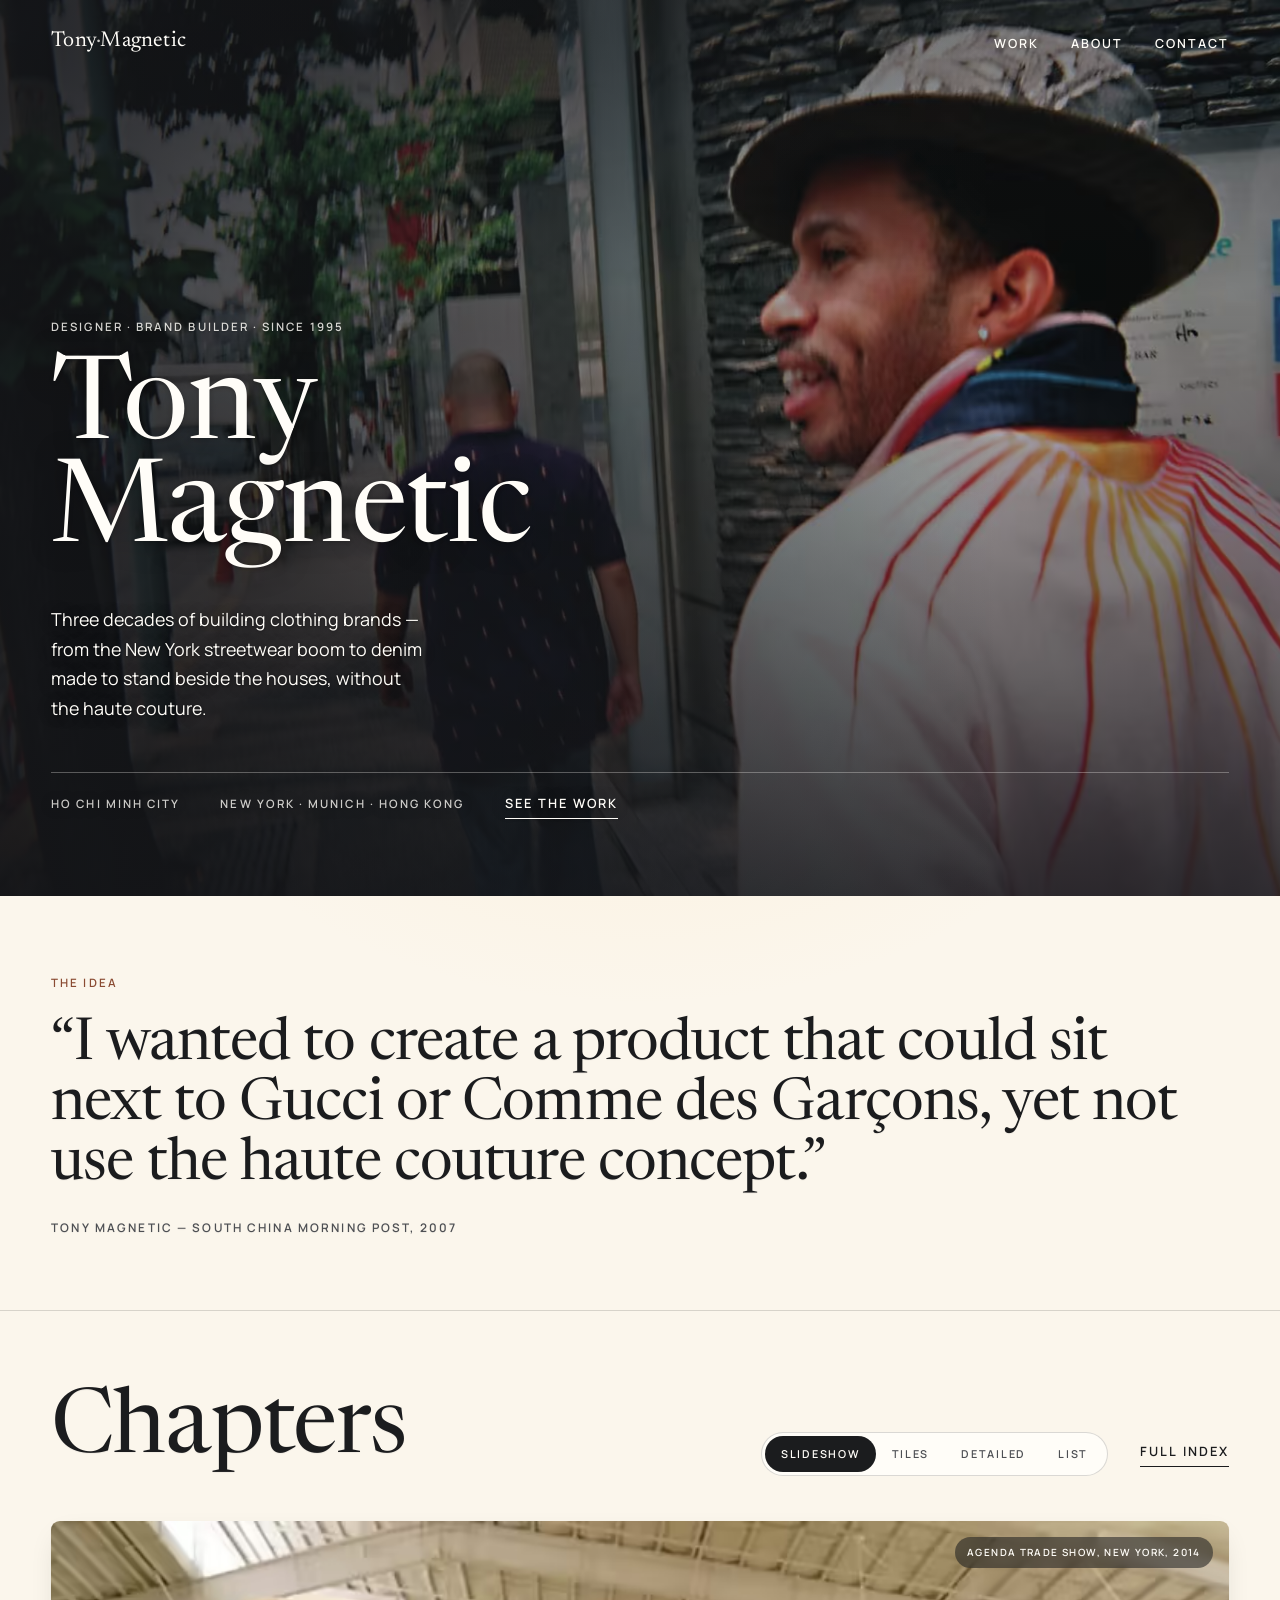
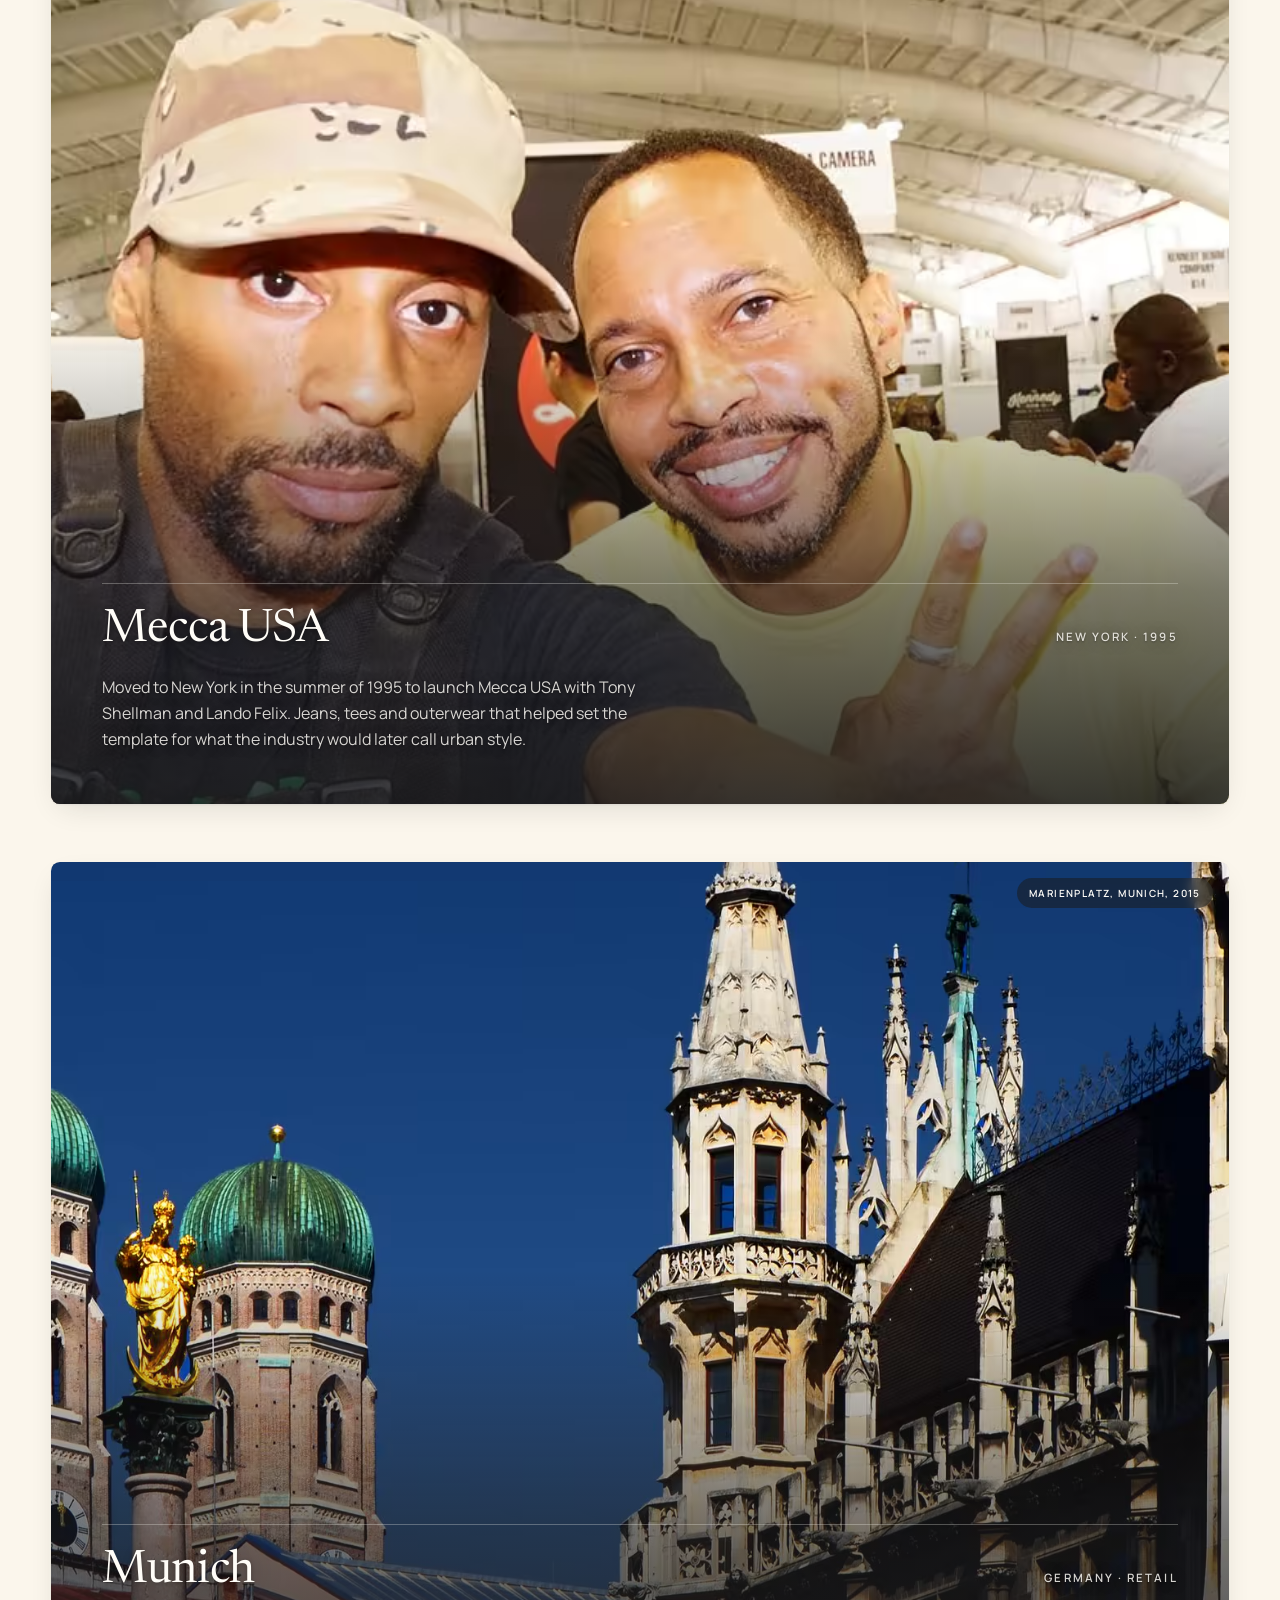
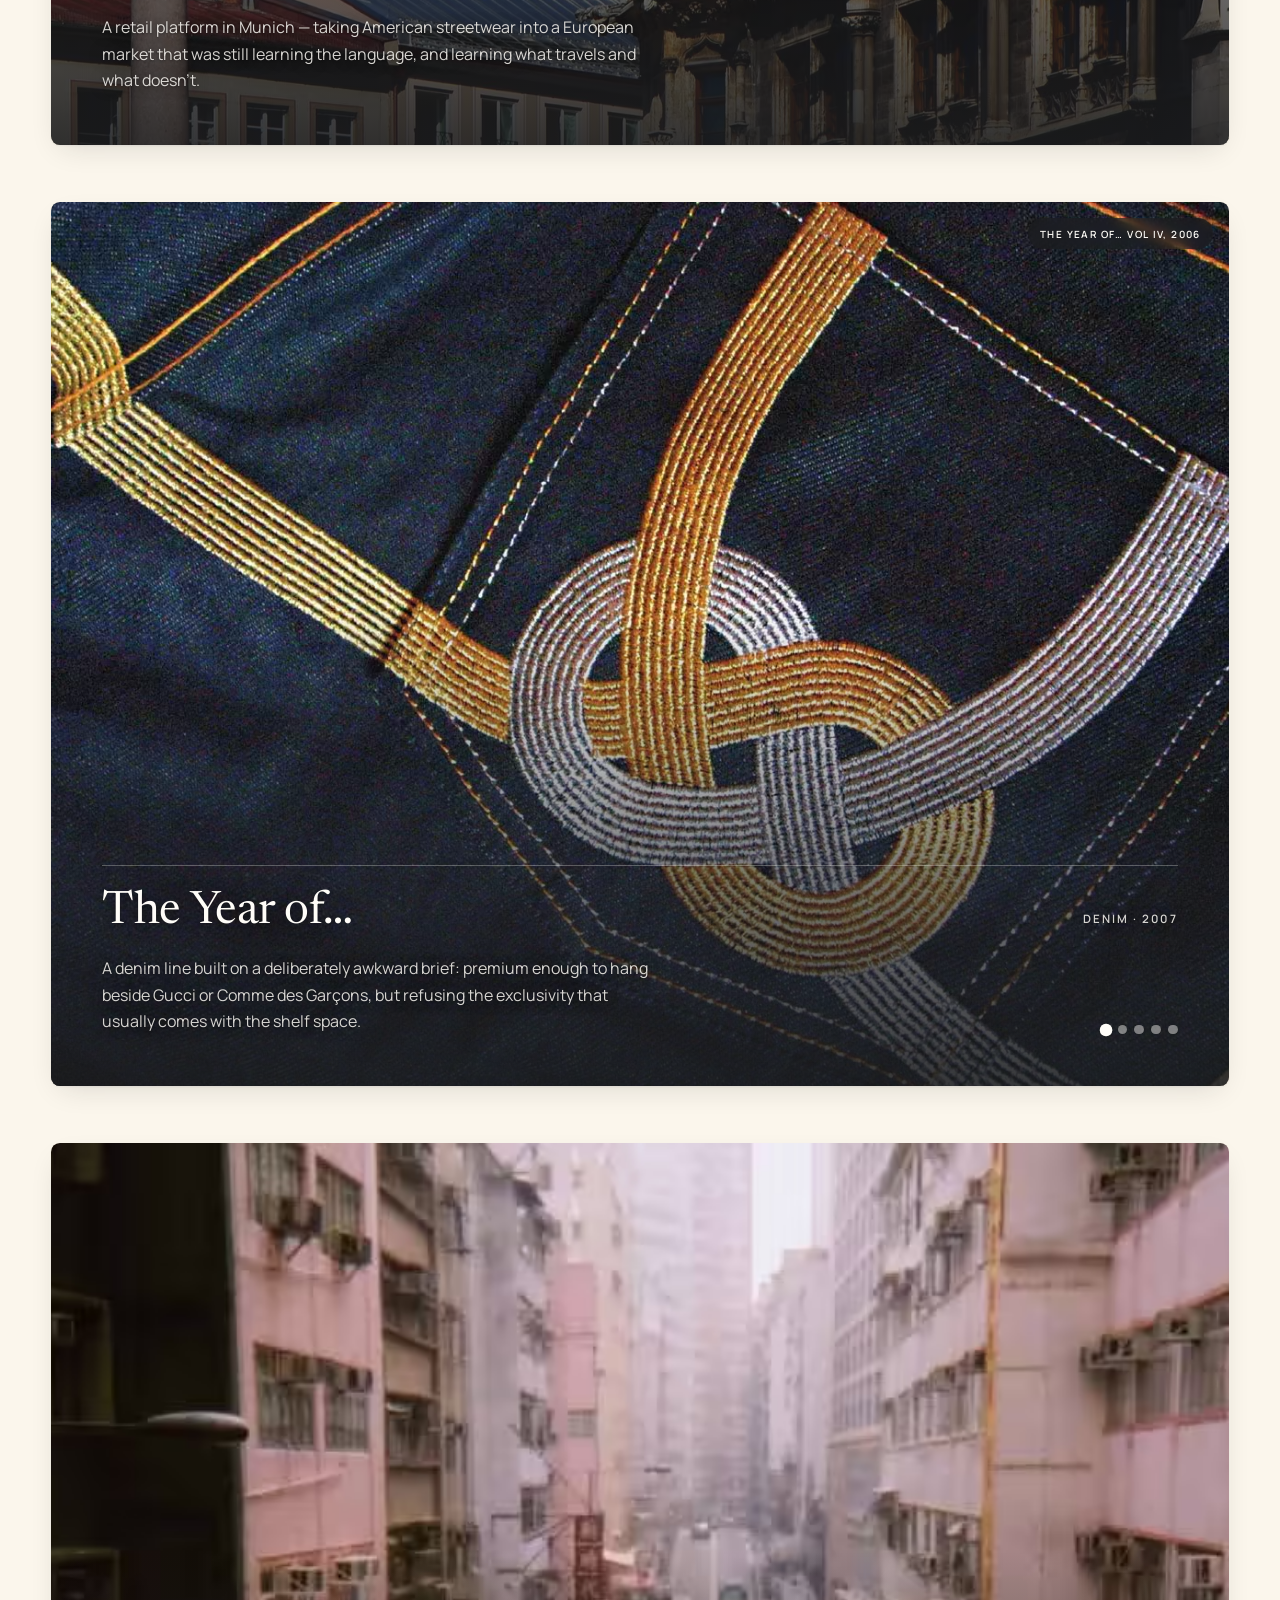
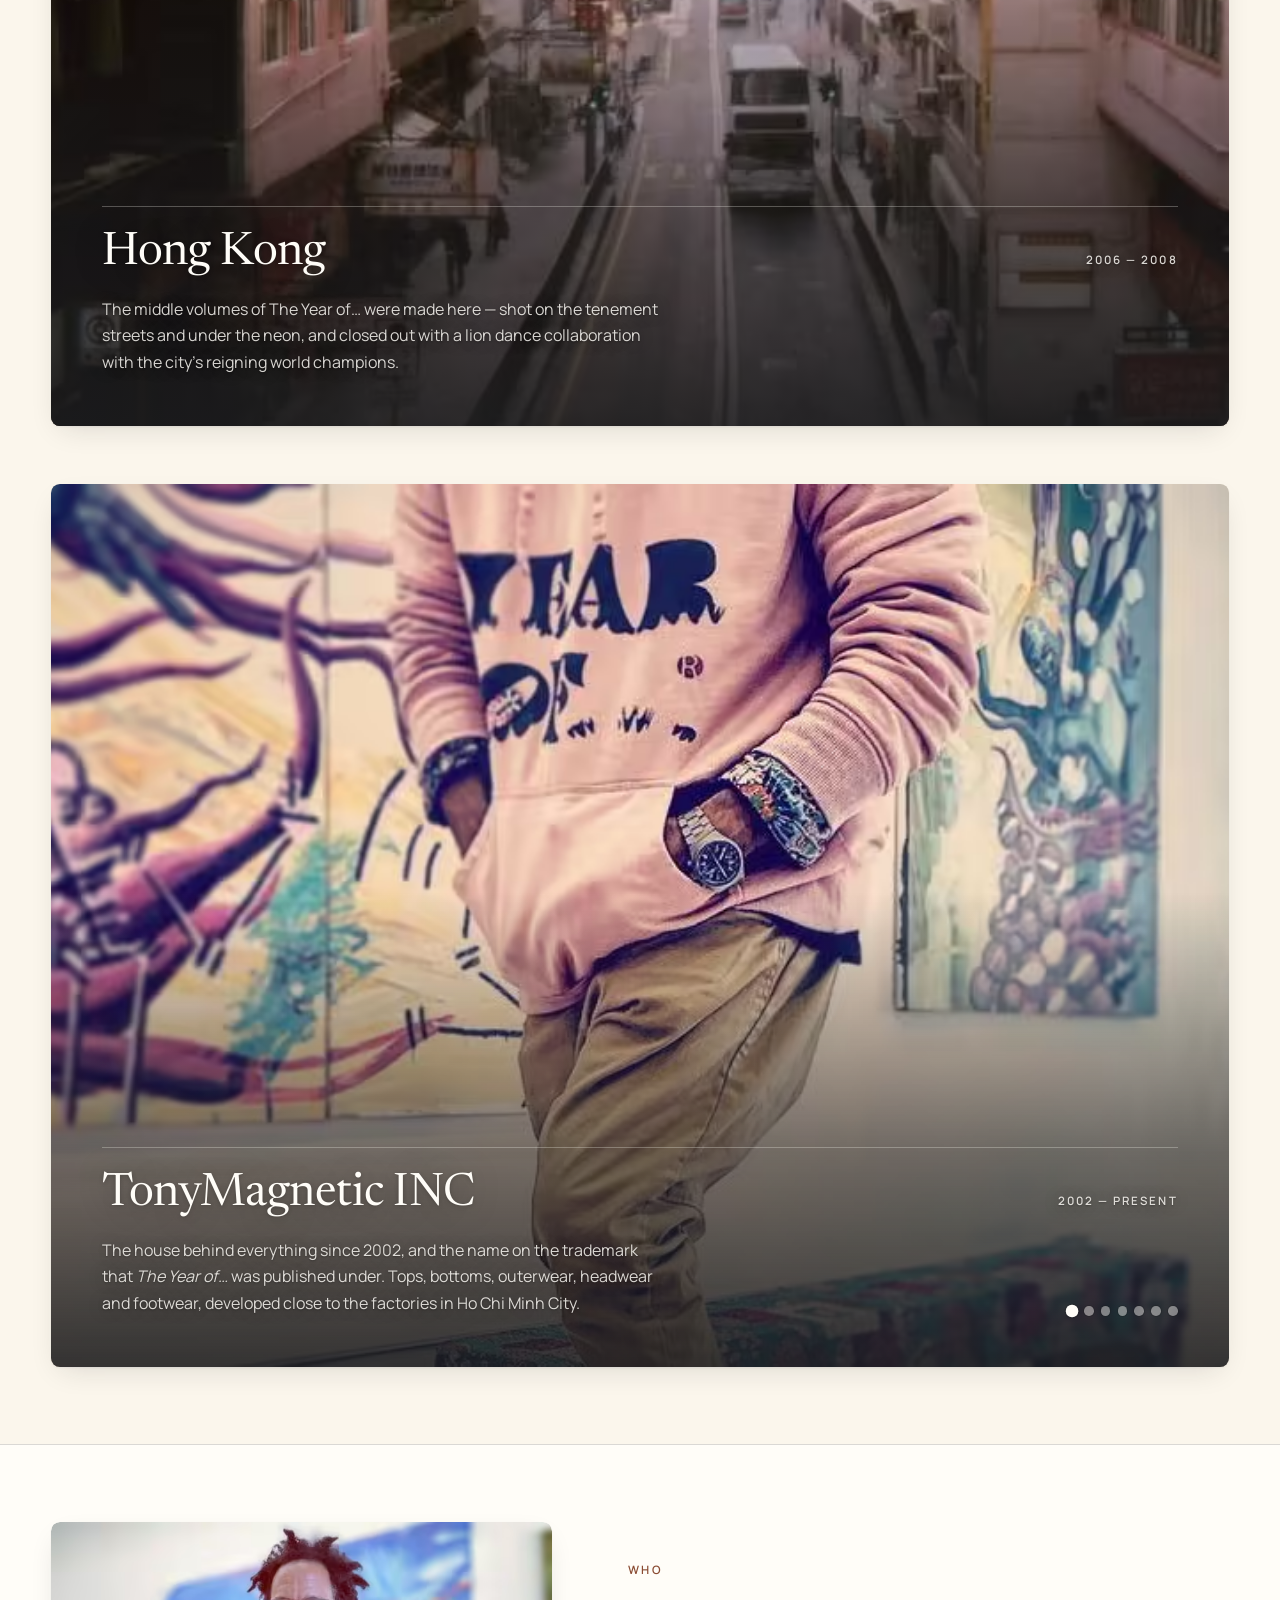
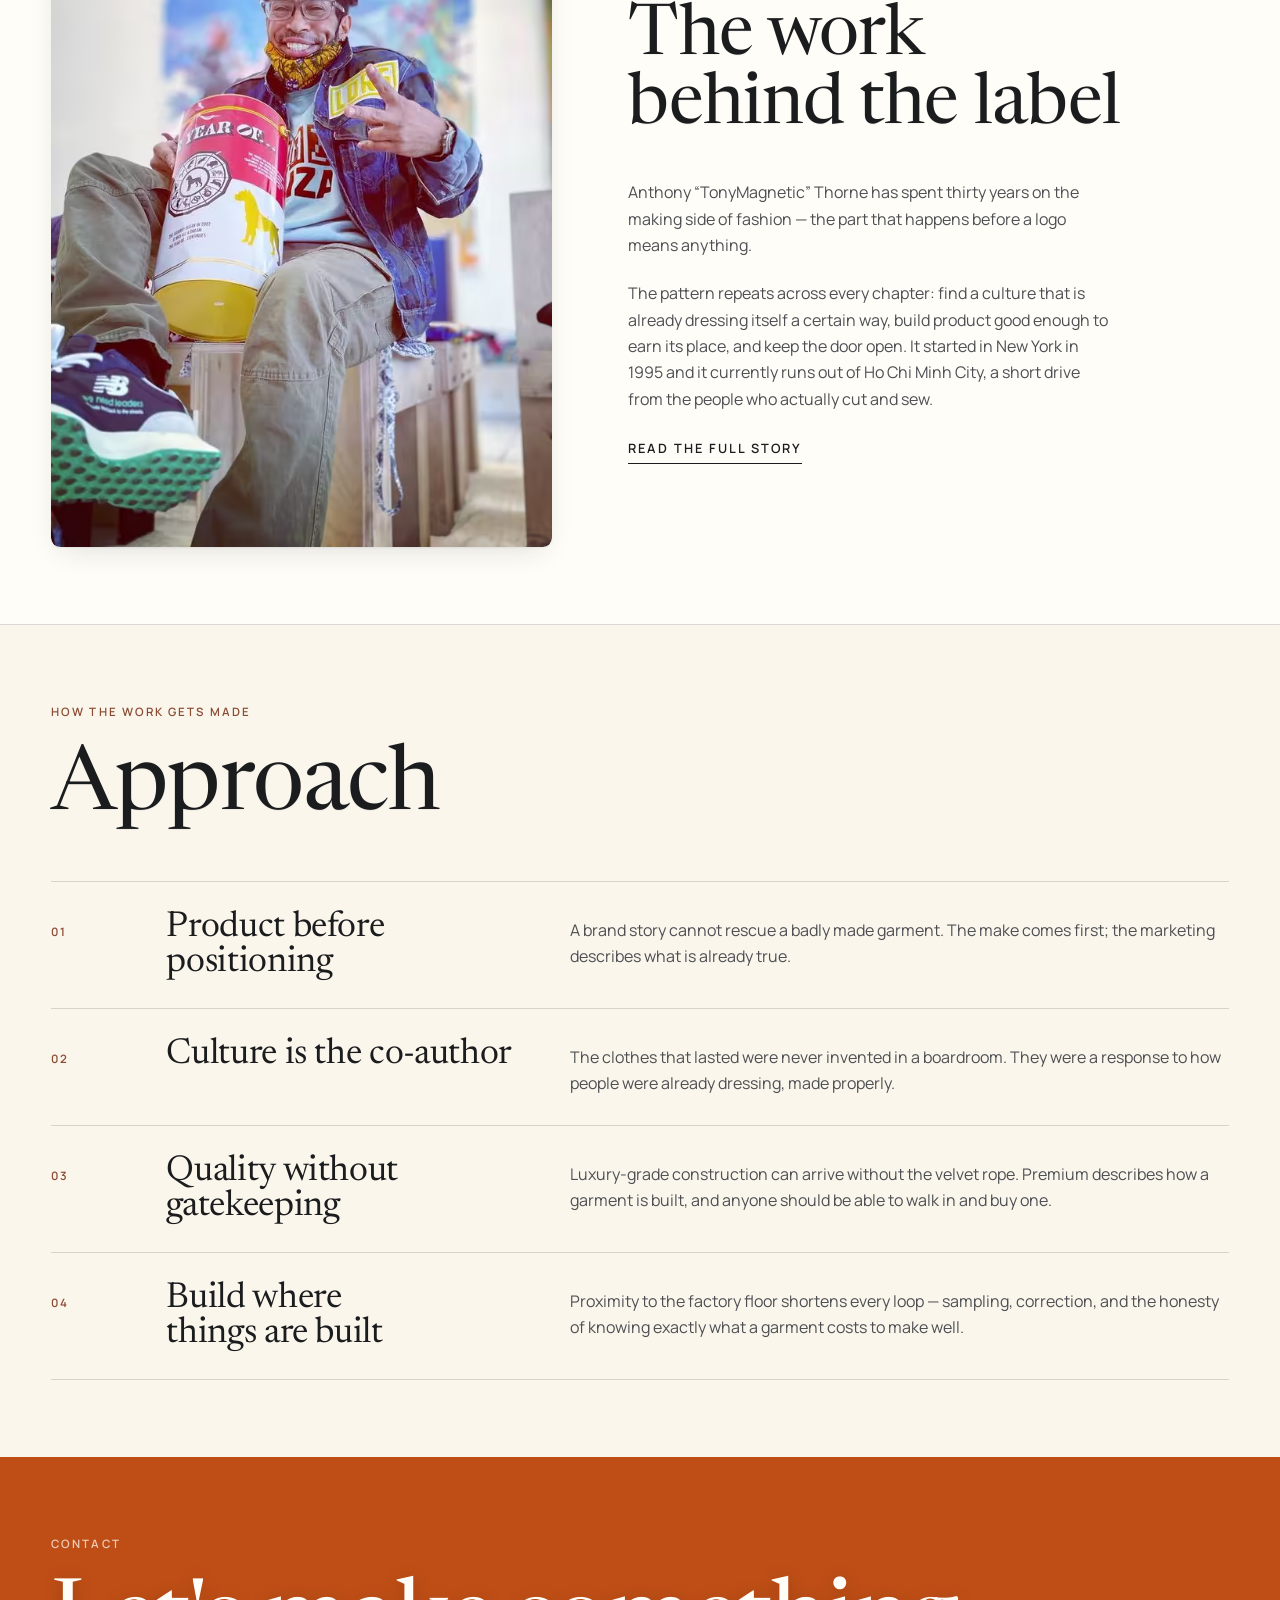
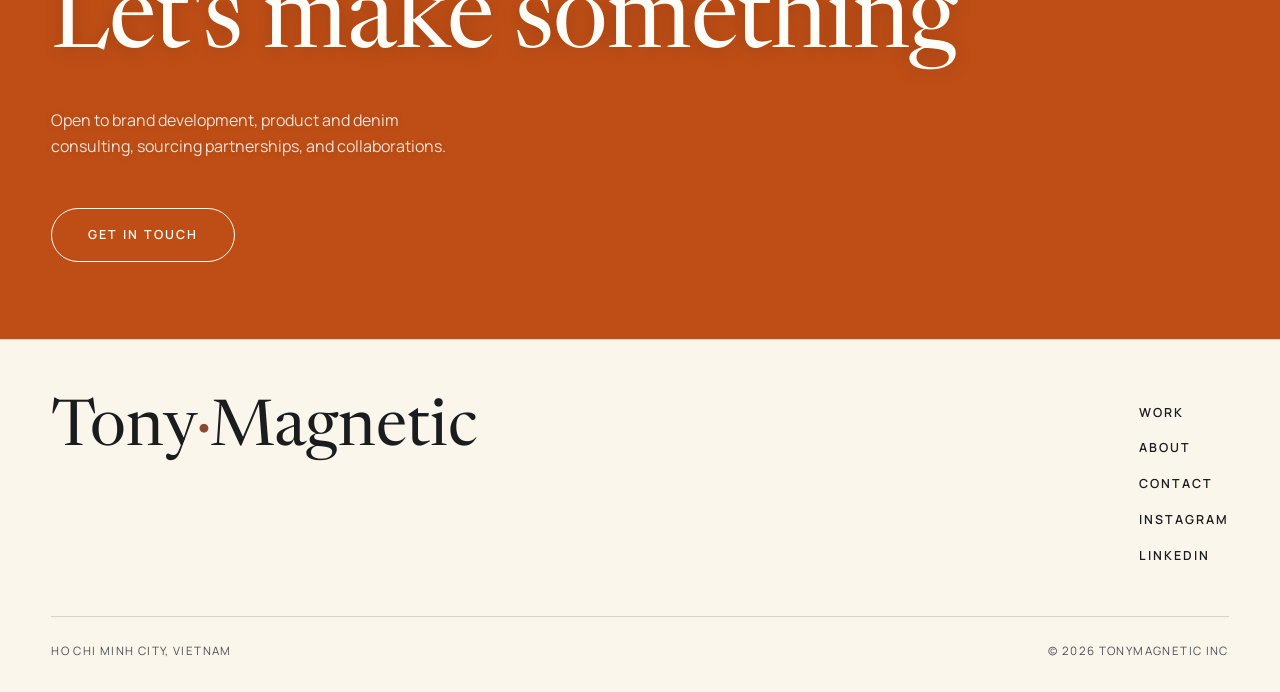
<file: index.html>
<!doctype html>
<html lang="en">
<head>
  <meta charset="utf-8">
  <meta name="viewport" content="width=device-width, initial-scale=1">
  <title>Tony Magnetic — Designer & Brand Builder</title>
  <meta name="description" content="Anthony &quot;TonyMagnetic&quot; Thorne is a designer and brand builder. From launching Mecca USA in New York in 1995 to denim and apparel under TonyMagnetic INC, working out of Ho Chi Minh City.">
  <link rel="canonical" href="https://tonymagnetic.com/">
  <meta property="og:type" content="website">
  <meta property="og:title" content="Tony Magnetic — Designer & Brand Builder">
  <meta property="og:description" content="Thirty years of building clothing brands — New York, Munich, Hong Kong, Ho Chi Minh City.">
  <meta property="og:url" content="https://tonymagnetic.com/">
  <meta name="twitter:card" content="summary_large_image">
  <link rel="preload" href="assets/fonts/newsreader-latin.woff2" as="font" type="font/woff2" crossorigin>
  <link rel="preload" href="assets/fonts/manrope-latin.woff2" as="font" type="font/woff2" crossorigin>
  <link rel="stylesheet" href="assets/css/site.css">
  <script src="assets/js/site.js" defer></script>
  <script type="application/ld+json">
  {
    "@context": "https://schema.org",
    "@type": "Person",
    "name": "Anthony Thorne",
    "alternateName": "Tony Magnetic",
    "jobTitle": "Designer and Brand Builder",
    "url": "https://tonymagnetic.com/",
    "address": { "@type": "PostalAddress", "addressLocality": "Ho Chi Minh City", "addressCountry": "VN" },
    "sameAs": [
      "https://www.instagram.com/tonymagnetic/",
      "https://www.linkedin.com/in/tony-magnetic/"
    ]
  }
  </script>
</head>
<body>
  <a class="skip-link" href="#main">Skip to content</a>

  <header class="site-header site-header--over">
    <div class="header-inner">
      <a class="brand" href="index.html" aria-label="Tony Magnetic, home">Tony<span>·</span>Magnetic</a>
      <button class="menu-toggle" type="button" aria-expanded="false" aria-controls="primary-navigation" aria-label="Open menu"><span></span></button>
      <nav class="primary-nav" id="primary-navigation" aria-label="Primary">
        <ul>
          <li><a href="work.html">Work</a></li>
          <li><a href="about.html">About</a></li>
          <li><a href="contact.html">Contact</a></li>
        </ul>
      </nav>
    </div>
  </header>

  <main id="main">

    <section class="hero" aria-labelledby="hero-title">
      <div class="hero-media">
        <!-- Replace this placeholder with: <img src="assets/images/hero.jpg" alt="…" width="2560" height="1707"> -->
        <picture>
          <source type="image/avif" srcset="assets/images/hero-640.avif 640w, assets/images/hero-960.avif 960w, assets/images/hero-1440.avif 1440w, assets/images/hero-1920.avif 1920w, assets/images/hero-1932.avif 1932w" sizes="100vw">
          <source type="image/webp" srcset="assets/images/hero-640.webp 640w, assets/images/hero-960.webp 960w, assets/images/hero-1440.webp 1440w, assets/images/hero-1920.webp 1920w, assets/images/hero-1932.webp 1932w" sizes="100vw">
          <img src="assets/images/hero-1932.jpg" srcset="assets/images/hero-640.jpg 640w, assets/images/hero-960.jpg 960w, assets/images/hero-1440.jpg 1440w, assets/images/hero-1920.jpg 1920w, assets/images/hero-1932.jpg 1932w" sizes="100vw" width="1932" height="1280" alt="Tony Magnetic in Tokyo, 2006" fetchpriority="high">
        </picture>
      </div>
      <div class="hero-content">
        <span class="eyebrow">Designer · Brand builder · Since 1995</span>
        <h1 class="hero-title" id="hero-title">Tony<br>Magnetic</h1>
        <p class="hero-summary">Three decades of building clothing brands — from the New York streetwear boom to denim made to stand beside the houses, without the haute couture.</p>
        <div class="hero-foot">
          <span class="meta">Ho Chi Minh City</span>
          <span class="meta">New York · Munich · Hong Kong</span>
          <a class="text-link" href="work.html">See the work</a>
        </div>
      </div>
    </section>

    <section class="manifesto">
      <div class="shell" data-reveal>
        <span class="eyebrow">The idea</span>
        <blockquote>
          <p>“I wanted to create a product that could sit next to Gucci or Comme des Garçons, yet not use the haute couture concept.”</p>
          <cite>Tony Magnetic — South China Morning Post, 2007</cite>
        </blockquote>
      </div>
    </section>

    <section class="chapters" data-view="slideshow" aria-labelledby="chapters-title">
      <script>try{var v=localStorage.getItem("chapters-view");if(v)document.currentScript.parentNode.dataset.view=v}catch(e){}</script>
      <div class="shell">
        <div class="chapters-head" data-reveal>
          <h2 class="section-heading" id="chapters-title">Chapters</h2>
          <div class="chapters-tools">
            <div class="view-switch" role="group" aria-label="View chapters as">
              <button type="button" data-view-choice="slideshow" aria-pressed="true">Slideshow</button>
              <button type="button" data-view-choice="tiles" aria-pressed="false">Tiles</button>
              <button type="button" data-view-choice="detailed" aria-pressed="false">Detailed</button>
              <button type="button" data-view-choice="list" aria-pressed="false">List</button>
            </div>
            <a class="text-link" href="work.html">Full index</a>
          </div>
        </div>

        <article class="chapter" data-reveal>
          <div class="chapter-media">
            <figure class="slide is-active">
              <picture>
                <source type="image/avif" srcset="assets/images/mecca-640.avif 640w, assets/images/mecca-960.avif 960w, assets/images/mecca-1024.avif 1024w" sizes="(max-width: 64rem) 100vw, 86rem">
                <source type="image/webp" srcset="assets/images/mecca-640.webp 640w, assets/images/mecca-960.webp 960w, assets/images/mecca-1024.webp 1024w" sizes="(max-width: 64rem) 100vw, 86rem">
                <img src="assets/images/mecca-1024.jpg" srcset="assets/images/mecca-640.jpg 640w, assets/images/mecca-960.jpg 960w, assets/images/mecca-1024.jpg 1024w" sizes="(max-width: 64rem) 100vw, 86rem" width="1024" height="576" alt="Tony Magnetic at the Agenda trade show, New York, 2014" loading="lazy" decoding="async">
              </picture>
              <figcaption class="slide-note">Agenda trade show, New York, 2014</figcaption>
            </figure>
          </div>
          <div class="chapter-text">
            <div class="chapter-caption">
              <h3><a href="work.html#mecca">Mecca USA</a></h3>
              <span class="meta">New York · 1995</span>
            </div>
            <p class="chapter-body">Moved to New York in the summer of 1995 to launch Mecca USA with Tony Shellman and Lando Felix. Jeans, tees and outerwear that helped set the template for what the industry would later call urban style.</p>
          </div>
        </article>

        <article class="chapter chapter--offset chapter--offset-right" data-reveal>
          <div class="chapter-media">
            <figure class="slide is-active">
              <picture>
                <source type="image/avif" srcset="assets/images/munich-640.avif 640w, assets/images/munich-960.avif 960w, assets/images/munich-1440.avif 1440w, assets/images/munich-1920.avif 1920w, assets/images/munich-2560.avif 2560w" sizes="(max-width: 64rem) 100vw, 86rem">
                <source type="image/webp" srcset="assets/images/munich-640.webp 640w, assets/images/munich-960.webp 960w, assets/images/munich-1440.webp 1440w, assets/images/munich-1920.webp 1920w, assets/images/munich-2560.webp 2560w" sizes="(max-width: 64rem) 100vw, 86rem">
                <img src="assets/images/munich-2560.jpg" srcset="assets/images/munich-640.jpg 640w, assets/images/munich-960.jpg 960w, assets/images/munich-1440.jpg 1440w, assets/images/munich-1920.jpg 1920w, assets/images/munich-2560.jpg 2560w" sizes="(max-width: 64rem) 100vw, 86rem" width="2560" height="3200" alt="Marienplatz, Munich" loading="lazy" decoding="async">
              </picture>
              <figcaption class="slide-note">Marienplatz, Munich, 2015</figcaption>
            </figure>
          </div>
          <div class="chapter-text">
            <div class="chapter-caption">
              <h3><a href="work.html#munich">Munich</a></h3>
              <span class="meta">Germany · Retail</span>
            </div>
            <p class="chapter-body">A retail platform in Munich — taking American streetwear into a European market that was still learning the language, and learning what travels and what doesn't.</p>
          </div>
        </article>

        <article class="chapter chapter--offset" data-reveal>
          <div class="chapter-media">
            <figure class="slide is-active">
              <picture>
                <source type="image/avif" srcset="assets/images/year-of-640.avif 640w, assets/images/year-of-960.avif 960w, assets/images/year-of-1440.avif 1440w, assets/images/year-of-1920.avif 1920w" sizes="(max-width: 64rem) 100vw, 86rem">
                <source type="image/webp" srcset="assets/images/year-of-640.webp 640w, assets/images/year-of-960.webp 960w, assets/images/year-of-1440.webp 1440w, assets/images/year-of-1920.webp 1920w" sizes="(max-width: 64rem) 100vw, 86rem">
                <img src="assets/images/year-of-1920.jpg" srcset="assets/images/year-of-640.jpg 640w, assets/images/year-of-960.jpg 960w, assets/images/year-of-1440.jpg 1440w, assets/images/year-of-1920.jpg 1920w" sizes="(max-width: 64rem) 100vw, 86rem" width="1920" height="1280" alt="Gold and silver selfedge on The Year of… denim" loading="lazy" decoding="async">
              </picture>
              <figcaption class="slide-note">The Year of… Vol IV, 2006</figcaption>
            </figure>
            <figure class="slide">
              <picture>
                <source type="image/avif" srcset="assets/images/year-of-embroidery-640.avif 640w, assets/images/year-of-embroidery-960.avif 960w, assets/images/year-of-embroidery-1440.avif 1440w, assets/images/year-of-embroidery-1920.avif 1920w, assets/images/year-of-embroidery-2370.avif 2370w" sizes="(max-width: 64rem) 100vw, 86rem">
                <source type="image/webp" srcset="assets/images/year-of-embroidery-640.webp 640w, assets/images/year-of-embroidery-960.webp 960w, assets/images/year-of-embroidery-1440.webp 1440w, assets/images/year-of-embroidery-1920.webp 1920w, assets/images/year-of-embroidery-2370.webp 2370w" sizes="(max-width: 64rem) 100vw, 86rem">
                <img src="assets/images/year-of-embroidery-2370.jpg" srcset="assets/images/year-of-embroidery-640.jpg 640w, assets/images/year-of-embroidery-960.jpg 960w, assets/images/year-of-embroidery-1440.jpg 1440w, assets/images/year-of-embroidery-1920.jpg 1920w, assets/images/year-of-embroidery-2370.jpg 2370w" sizes="(max-width: 64rem) 100vw, 86rem" width="2370" height="1580" alt="White foliate embroidery across the back pocket of The Year of… jeans" loading="lazy" decoding="async">
              </picture>
              <figcaption class="slide-note">The Year of… Vol IV, 2006</figcaption>
            </figure>
            <figure class="slide">
              <picture>
                <source type="image/avif" srcset="assets/images/year-of-patch-640.avif 640w, assets/images/year-of-patch-960.avif 960w, assets/images/year-of-patch-1440.avif 1440w, assets/images/year-of-patch-1787.avif 1787w" sizes="(max-width: 64rem) 100vw, 86rem">
                <source type="image/webp" srcset="assets/images/year-of-patch-640.webp 640w, assets/images/year-of-patch-960.webp 960w, assets/images/year-of-patch-1440.webp 1440w, assets/images/year-of-patch-1787.webp 1787w" sizes="(max-width: 64rem) 100vw, 86rem">
                <img src="assets/images/year-of-patch-1787.jpg" srcset="assets/images/year-of-patch-640.jpg 640w, assets/images/year-of-patch-960.jpg 960w, assets/images/year-of-patch-1440.jpg 1440w, assets/images/year-of-patch-1787.jpg 1787w" sizes="(max-width: 64rem) 100vw, 86rem" width="1787" height="1191" alt="The Year of… leather patch, Year of the Dog, on raw selvage denim" loading="lazy" decoding="async">
              </picture>
              <figcaption class="slide-note">The Year of… Vol IV, 2006</figcaption>
            </figure>
            <figure class="slide">
              <picture>
                <source type="image/avif" srcset="assets/images/year-of-cans-640.avif 640w, assets/images/year-of-cans-960.avif 960w, assets/images/year-of-cans-1440.avif 1440w, assets/images/year-of-cans-1774.avif 1774w" sizes="(max-width: 64rem) 100vw, 86rem">
                <source type="image/webp" srcset="assets/images/year-of-cans-640.webp 640w, assets/images/year-of-cans-960.webp 960w, assets/images/year-of-cans-1440.webp 1440w, assets/images/year-of-cans-1774.webp 1774w" sizes="(max-width: 64rem) 100vw, 86rem">
                <img src="assets/images/year-of-cans-1774.jpg" srcset="assets/images/year-of-cans-640.jpg 640w, assets/images/year-of-cans-960.jpg 960w, assets/images/year-of-cans-1440.jpg 1440w, assets/images/year-of-cans-1774.jpg 1774w" sizes="(max-width: 64rem) 100vw, 86rem" width="1774" height="1183" alt="The Year of… flame-embroidered jeans, shot against gold cans, 2006" loading="lazy" decoding="async">
              </picture>
              <figcaption class="slide-note">The Year of… Vol IV, 2006</figcaption>
            </figure>
            <figure class="slide">
              <picture>
                <source type="image/avif" srcset="assets/images/year-of-pocket-640.avif 640w, assets/images/year-of-pocket-960.avif 960w, assets/images/year-of-pocket-1440.avif 1440w, assets/images/year-of-pocket-1920.avif 1920w, assets/images/year-of-pocket-2448.avif 2448w" sizes="(max-width: 64rem) 100vw, 86rem">
                <source type="image/webp" srcset="assets/images/year-of-pocket-640.webp 640w, assets/images/year-of-pocket-960.webp 960w, assets/images/year-of-pocket-1440.webp 1440w, assets/images/year-of-pocket-1920.webp 1920w, assets/images/year-of-pocket-2448.webp 2448w" sizes="(max-width: 64rem) 100vw, 86rem">
                <img src="assets/images/year-of-pocket-2448.jpg" srcset="assets/images/year-of-pocket-640.jpg 640w, assets/images/year-of-pocket-960.jpg 960w, assets/images/year-of-pocket-1440.jpg 1440w, assets/images/year-of-pocket-1920.jpg 1920w, assets/images/year-of-pocket-2448.jpg 2448w" sizes="(max-width: 64rem) 100vw, 86rem" width="2448" height="1632" alt="Folded pair of The Year of… jeans with gold-embroidered pocket" loading="lazy" decoding="async">
              </picture>
              <figcaption class="slide-note">The Year of… Vol IV, 2006</figcaption>
            </figure>
          </div>
          <div class="chapter-text">
            <div class="chapter-caption">
              <h3><a href="work.html#the-year-of">The Year of…</a></h3>
              <span class="meta">Denim · 2007</span>
            </div>
            <p class="chapter-body">A denim line built on a deliberately awkward brief: premium enough to hang beside Gucci or Comme des Garçons, but refusing the exclusivity that usually comes with the shelf space.</p>
          </div>
        </article>

        <article class="chapter chapter--offset" data-reveal>
          <div class="chapter-media">
            <figure class="slide is-active">
              <picture>
                <source type="image/avif" srcset="assets/images/hongkong-640.avif 640w, assets/images/hongkong-960.avif 960w, assets/images/hongkong-987.avif 987w" sizes="(max-width: 64rem) 100vw, 86rem">
                <source type="image/webp" srcset="assets/images/hongkong-640.webp 640w, assets/images/hongkong-960.webp 960w, assets/images/hongkong-987.webp 987w" sizes="(max-width: 64rem) 100vw, 86rem">
                <img src="assets/images/hongkong-987.jpg" srcset="assets/images/hongkong-640.jpg 640w, assets/images/hongkong-960.jpg 960w, assets/images/hongkong-987.jpg 987w" sizes="(max-width: 64rem) 100vw, 86rem" width="987" height="555" alt="A Hong Kong street, photographed for The Year of…" loading="lazy" decoding="async">
              </picture>
            </figure>
          </div>
          <div class="chapter-text">
            <div class="chapter-caption">
              <h3><a href="work.html#hong-kong">Hong Kong</a></h3>
              <span class="meta">2006 — 2008</span>
            </div>
            <p class="chapter-body">The middle volumes of The Year of… were made here — shot on the tenement streets and under the neon, and closed out with a lion dance collaboration with the city's reigning world champions.</p>
          </div>
        </article>

        <article class="chapter" data-reveal>
          <div class="chapter-media">
            <figure class="slide is-active">
              <picture>
                <source type="image/avif" srcset="assets/images/tonymagnetic-640.avif 640w, assets/images/tonymagnetic-886.avif 886w" sizes="(max-width: 64rem) 100vw, 86rem">
                <source type="image/webp" srcset="assets/images/tonymagnetic-640.webp 640w, assets/images/tonymagnetic-886.webp 886w" sizes="(max-width: 64rem) 100vw, 86rem">
                <img src="assets/images/tonymagnetic-886.jpg" srcset="assets/images/tonymagnetic-640.jpg 640w, assets/images/tonymagnetic-886.jpg 886w" sizes="(max-width: 64rem) 100vw, 86rem" width="886" height="498" alt="TonyMagnetic INC collection" loading="lazy" decoding="async">
              </picture>
            </figure>
            <figure class="slide">
              <picture>
                <source type="image/avif" srcset="assets/images/pitchers-only-lookbook-600.avif 600w" sizes="(max-width: 64rem) 100vw, 86rem">
                <source type="image/webp" srcset="assets/images/pitchers-only-lookbook-600.webp 600w" sizes="(max-width: 64rem) 100vw, 86rem">
                <img src="assets/images/pitchers-only-lookbook-600.jpg" srcset="assets/images/pitchers-only-lookbook-600.jpg 600w" sizes="(max-width: 64rem) 100vw, 86rem" width="600" height="400" alt="Pitchers Only Shove Day tee, worn with a catcher's mitt" loading="lazy" decoding="async">
              </picture>
              <figcaption class="slide-note">Pitchers Only</figcaption>
            </figure>
            <figure class="slide">
              <picture>
                <source type="image/avif" srcset="assets/images/jumpshot-hoodie-640.avif 640w, assets/images/jumpshot-hoodie-960.avif 960w, assets/images/jumpshot-hoodie-1024.avif 1024w" sizes="(max-width: 64rem) 100vw, 86rem">
                <source type="image/webp" srcset="assets/images/jumpshot-hoodie-640.webp 640w, assets/images/jumpshot-hoodie-960.webp 960w, assets/images/jumpshot-hoodie-1024.webp 1024w" sizes="(max-width: 64rem) 100vw, 86rem">
                <img src="assets/images/jumpshot-hoodie-1024.jpg" srcset="assets/images/jumpshot-hoodie-640.jpg 640w, assets/images/jumpshot-hoodie-960.jpg 960w, assets/images/jumpshot-hoodie-1024.jpg 1024w" sizes="(max-width: 64rem) 100vw, 86rem" width="1024" height="683" alt="Jumpshot hoodie, front and back, washed black with arched logo and Call Game script" loading="lazy" decoding="async">
              </picture>
              <figcaption class="slide-note">Jumpshot</figcaption>
            </figure>
            <figure class="slide">
              <picture>
                <source type="image/avif" srcset="assets/images/pitchers-only-tee-640.avif 640w, assets/images/pitchers-only-tee-960.avif 960w, assets/images/pitchers-only-tee-1000.avif 1000w" sizes="(max-width: 64rem) 100vw, 86rem">
                <source type="image/webp" srcset="assets/images/pitchers-only-tee-640.webp 640w, assets/images/pitchers-only-tee-960.webp 960w, assets/images/pitchers-only-tee-1000.webp 1000w" sizes="(max-width: 64rem) 100vw, 86rem">
                <img src="assets/images/pitchers-only-tee-1000.jpg" srcset="assets/images/pitchers-only-tee-640.jpg 640w, assets/images/pitchers-only-tee-960.jpg 960w, assets/images/pitchers-only-tee-1000.jpg 1000w" sizes="(max-width: 64rem) 100vw, 86rem" width="1000" height="667" alt="Pitchers Only Electrix Tour 2026 tee, acid-washed grey" loading="lazy" decoding="async">
              </picture>
              <figcaption class="slide-note">Pitchers Only</figcaption>
            </figure>
            <figure class="slide">
              <picture>
                <source type="image/avif" srcset="assets/images/jumpshot-cap-640.avif 640w, assets/images/jumpshot-cap-960.avif 960w, assets/images/jumpshot-cap-1024.avif 1024w" sizes="(max-width: 64rem) 100vw, 86rem">
                <source type="image/webp" srcset="assets/images/jumpshot-cap-640.webp 640w, assets/images/jumpshot-cap-960.webp 960w, assets/images/jumpshot-cap-1024.webp 1024w" sizes="(max-width: 64rem) 100vw, 86rem">
                <img src="assets/images/jumpshot-cap-1024.jpg" srcset="assets/images/jumpshot-cap-640.jpg 640w, assets/images/jumpshot-cap-960.jpg 960w, assets/images/jumpshot-cap-1024.jpg 1024w" sizes="(max-width: 64rem) 100vw, 86rem" width="1024" height="683" alt="Jumpshot washed cotton cap with outlined arch logo" loading="lazy" decoding="async">
              </picture>
              <figcaption class="slide-note">Jumpshot</figcaption>
            </figure>
            <figure class="slide">
              <picture>
                <source type="image/avif" srcset="assets/images/northstar-cap-600.avif 600w" sizes="(max-width: 64rem) 100vw, 86rem">
                <source type="image/webp" srcset="assets/images/northstar-cap-600.webp 600w" sizes="(max-width: 64rem) 100vw, 86rem">
                <img src="assets/images/northstar-cap-600.jpg" srcset="assets/images/northstar-cap-600.jpg 600w" sizes="(max-width: 64rem) 100vw, 86rem" width="600" height="400" alt="Northstar navy cap with embroidered star emblem" loading="lazy" decoding="async">
              </picture>
              <figcaption class="slide-note">Northstar</figcaption>
            </figure>
            <figure class="slide">
              <picture>
                <source type="image/avif" srcset="assets/images/jumpshot-tote-640.avif 640w, assets/images/jumpshot-tote-934.avif 934w" sizes="(max-width: 64rem) 100vw, 86rem">
                <source type="image/webp" srcset="assets/images/jumpshot-tote-640.webp 640w, assets/images/jumpshot-tote-934.webp 934w" sizes="(max-width: 64rem) 100vw, 86rem">
                <img src="assets/images/jumpshot-tote-934.jpg" srcset="assets/images/jumpshot-tote-640.jpg 640w, assets/images/jumpshot-tote-934.jpg 934w" sizes="(max-width: 64rem) 100vw, 86rem" width="934" height="623" alt="Jumpshot canvas tote, Call Game print" loading="lazy" decoding="async">
              </picture>
              <figcaption class="slide-note">Jumpshot</figcaption>
            </figure>
          </div>
          <div class="chapter-text">
            <div class="chapter-caption">
              <h3><a href="work.html#tonymagnetic">TonyMagnetic INC</a></h3>
              <span class="meta">2002 — present</span>
            </div>
            <p class="chapter-body">The house behind everything since 2002, and the name on the trademark that <em>The Year of…</em> was published under. Tops, bottoms, outerwear, headwear and footwear, developed close to the factories in Ho Chi Minh City.</p>
          </div>
        </article>
      </div>
    </section>

    <section class="studio" aria-labelledby="studio-title">
      <div class="shell">
        <div class="studio-grid">
          <div class="studio-portrait" data-reveal>
            <picture>
              <source type="image/avif" srcset="assets/images/portrait-studio-640.avif 640w, assets/images/portrait-studio-709.avif 709w" sizes="(max-width: 64rem) 100vw, 38rem">
              <source type="image/webp" srcset="assets/images/portrait-studio-640.webp 640w, assets/images/portrait-studio-709.webp 709w" sizes="(max-width: 64rem) 100vw, 38rem">
              <img src="assets/images/portrait-studio-709.jpg" srcset="assets/images/portrait-studio-640.jpg 640w, assets/images/portrait-studio-709.jpg 709w" sizes="(max-width: 64rem) 100vw, 38rem" width="709" height="886" alt="Tony Magnetic in the studio" loading="lazy" decoding="async">
            </picture>
          </div>
          <div class="studio-copy" data-reveal>
            <span class="eyebrow">Who</span>
            <h2 id="studio-title">The work behind the label</h2>
            <p>Anthony “TonyMagnetic” Thorne has spent thirty years on the making side of fashion — the part that happens before a logo means anything.</p>
            <p>The pattern repeats across every chapter: find a culture that is already dressing itself a certain way, build product good enough to earn its place, and keep the door open. It started in New York in 1995 and it currently runs out of Ho Chi Minh City, a short drive from the people who actually cut and sew.</p>
            <a class="text-link" href="about.html">Read the full story</a>
          </div>
        </div>
      </div>
    </section>

    <section class="approach" aria-labelledby="approach-title">
      <div class="shell">
        <span class="eyebrow" data-reveal>How the work gets made</span>
        <h2 class="section-heading" id="approach-title" data-reveal>Approach</h2>
        <ul class="approach-list">
          <li class="approach-item" data-reveal>
            <span class="meta">01</span>
            <h3>Product before positioning</h3>
            <p>A brand story cannot rescue a badly made garment. The make comes first; the marketing describes what is already true.</p>
          </li>
          <li class="approach-item" data-reveal>
            <span class="meta">02</span>
            <h3>Culture is the co-author</h3>
            <p>The clothes that lasted were never invented in a boardroom. They were a response to how people were already dressing, made properly.</p>
          </li>
          <li class="approach-item" data-reveal>
            <span class="meta">03</span>
            <h3>Quality without gatekeeping</h3>
            <p>Luxury-grade construction can arrive without the velvet rope. Premium describes how a garment is built, and anyone should be able to walk in and buy one.</p>
          </li>
          <li class="approach-item" data-reveal>
            <span class="meta">04</span>
            <h3>Build where things are built</h3>
            <p>Proximity to the factory floor shortens every loop — sampling, correction, and the honesty of knowing exactly what a garment costs to make well.</p>
          </li>
        </ul>
      </div>
    </section>

    <section class="contact-cta" aria-labelledby="cta-title">
      <div class="shell" data-reveal>
        <span class="eyebrow">Contact</span>
        <h2 id="cta-title">Let's make something</h2>
        <p>Open to brand development, product and denim consulting, sourcing partnerships, and collaborations.</p>
        <a class="button" href="contact.html">Get in touch</a>
      </div>
    </section>

  </main>

  <footer class="site-footer">
    <div class="shell">
      <div class="footer-grid">
        <p class="footer-brand">Tony<span>·</span>Magnetic</p>
        <ul class="footer-links">
          <li><a href="work.html">Work</a></li>
          <li><a href="about.html">About</a></li>
          <li><a href="contact.html">Contact</a></li>
          <li><a href="https://www.instagram.com/tonymagnetic/" rel="me noopener" target="_blank">Instagram</a></li>
          <li><a href="https://www.linkedin.com/in/tony-magnetic/" rel="me noopener" target="_blank">LinkedIn</a></li>
        </ul>
      </div>
      <div class="footer-bottom">
        <span>Ho Chi Minh City, Vietnam</span>
        <span>© 2026 TonyMagnetic INC</span>
      </div>
    </div>
  </footer>
</body>
</html>
</file>
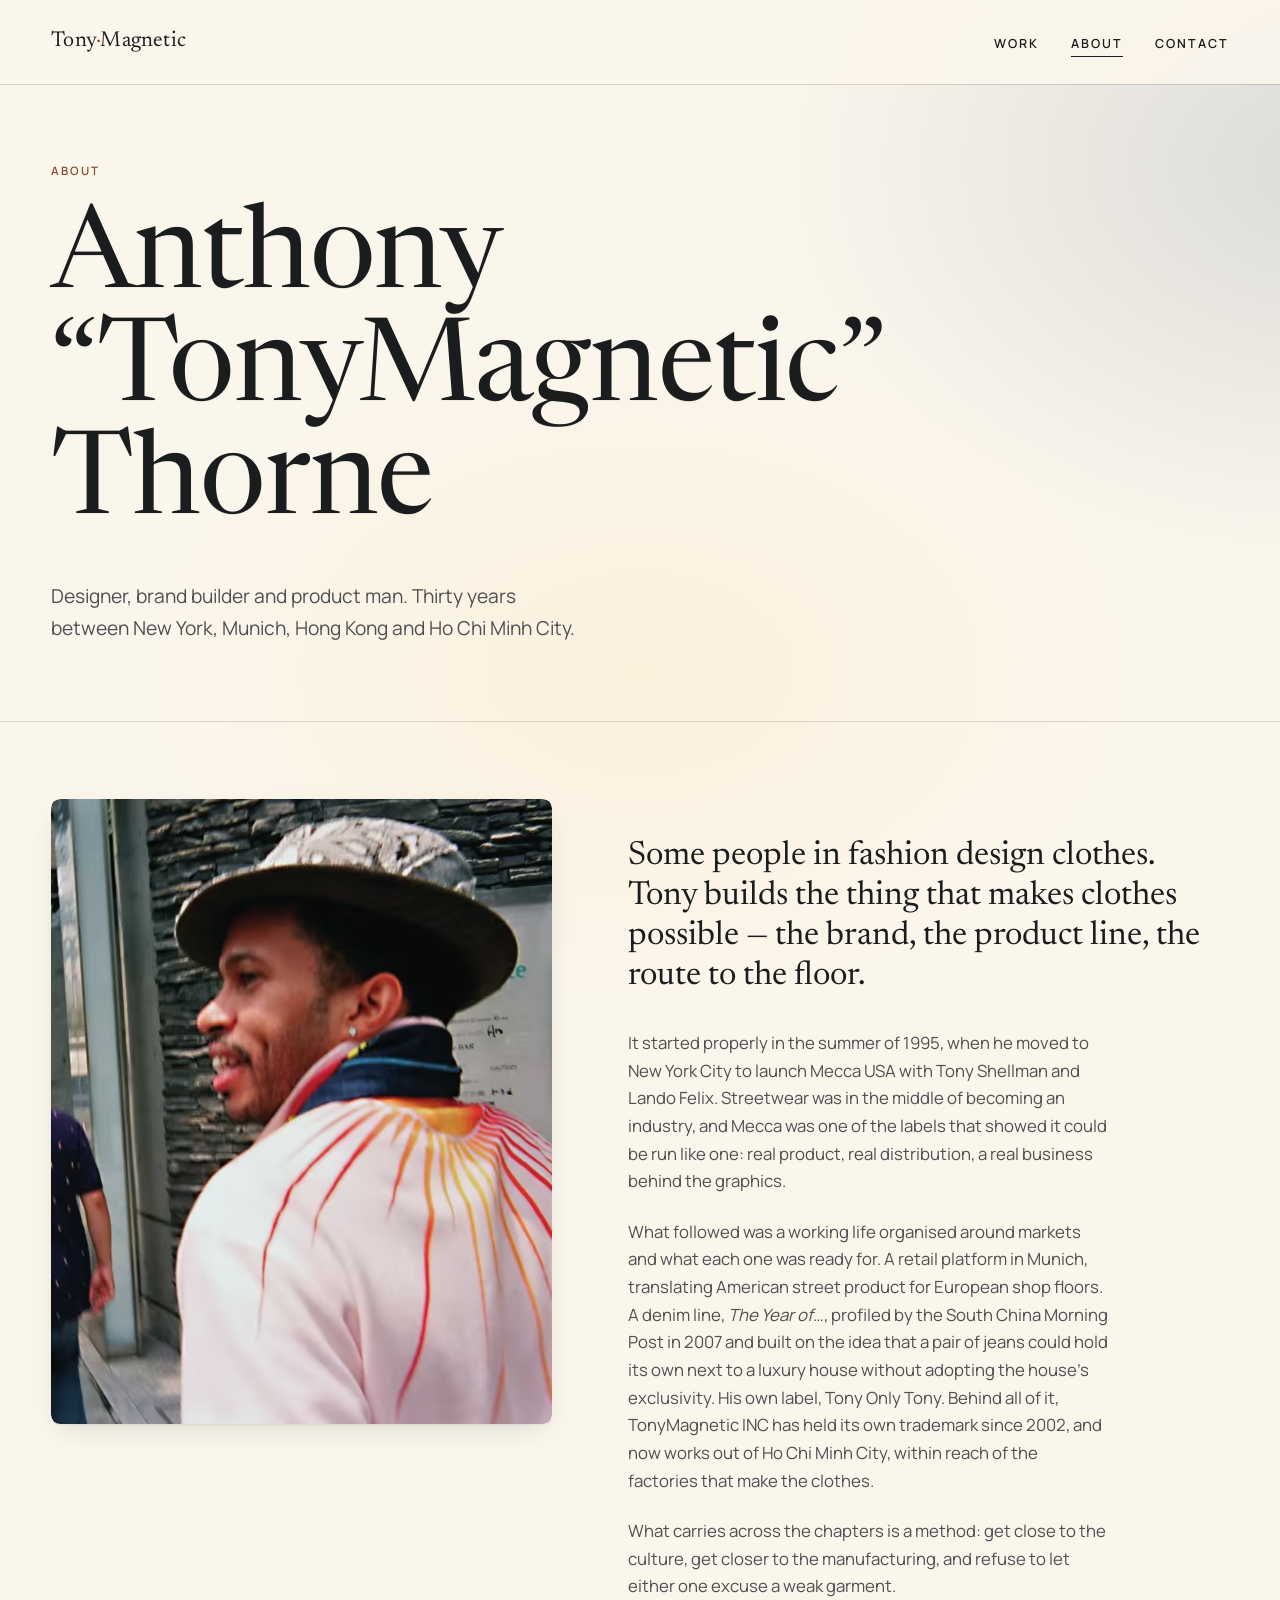
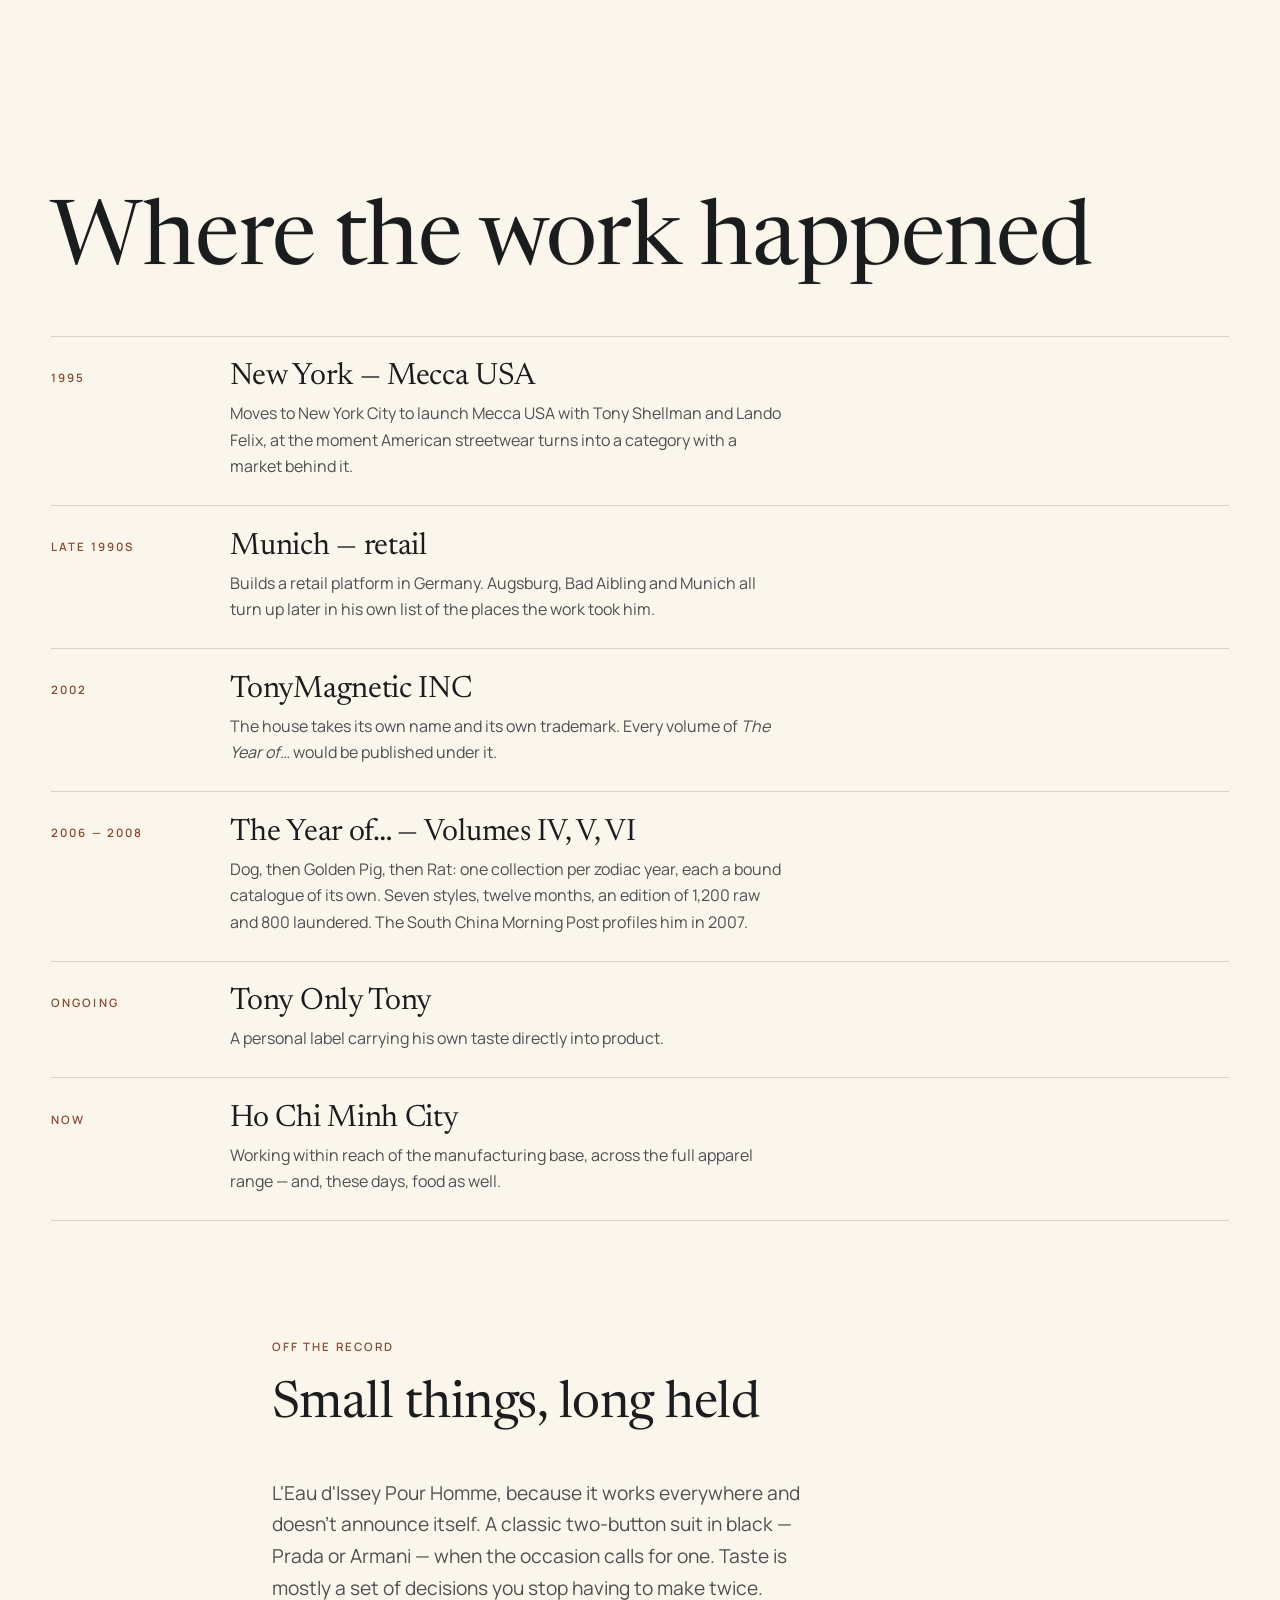
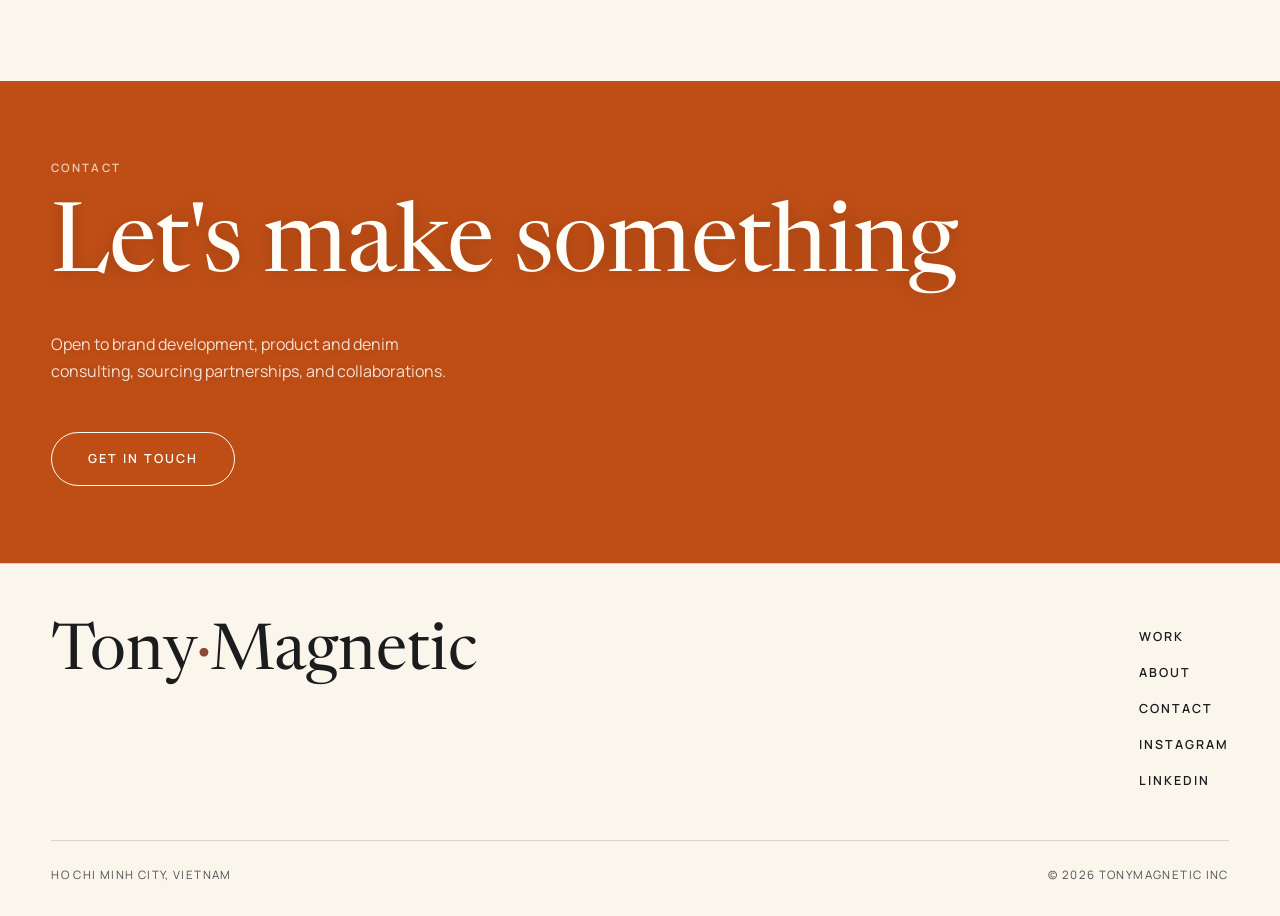
<file: about.html>
<!doctype html>
<html lang="en">
<head>
  <meta charset="utf-8">
  <meta name="viewport" content="width=device-width, initial-scale=1">
  <title>About — Tony Magnetic</title>
  <meta name="description" content="Anthony “TonyMagnetic” Thorne — designer and brand builder. New York, Munich, Hong Kong, Ho Chi Minh City.">
  <link rel="canonical" href="https://tonymagnetic.com/about.html">
  <link rel="preload" href="assets/fonts/newsreader-latin.woff2" as="font" type="font/woff2" crossorigin>
  <link rel="preload" href="assets/fonts/manrope-latin.woff2" as="font" type="font/woff2" crossorigin>
  <link rel="stylesheet" href="assets/css/site.css">
  <script src="assets/js/site.js" defer></script>
</head>
<body>
  <a class="skip-link" href="#main">Skip to content</a>

  <header class="site-header site-header--solid">
    <div class="header-inner">
      <a class="brand" href="index.html" aria-label="Tony Magnetic, home">Tony<span>·</span>Magnetic</a>
      <button class="menu-toggle" type="button" aria-expanded="false" aria-controls="primary-navigation" aria-label="Open menu"><span></span></button>
      <nav class="primary-nav" id="primary-navigation" aria-label="Primary">
        <ul>
          <li><a href="work.html">Work</a></li>
          <li><a href="about.html" aria-current="page">About</a></li>
          <li><a href="contact.html">Contact</a></li>
        </ul>
      </nav>
    </div>
  </header>

  <main id="main" class="page-main">

    <section class="page-heading">
      <div class="shell">
        <span class="eyebrow">About</span>
        <h1>Anthony<br>“TonyMagnetic”<br>Thorne</h1>
        <p class="lede">Designer, brand builder and product man. Thirty years between New York, Munich, Hong Kong and Ho Chi Minh City.</p>
      </div>
    </section>

    <section class="section">
      <div class="shell">
        <div class="studio-grid">
          <div class="studio-portrait" data-reveal>
            <picture>
              <source type="image/avif" srcset="assets/images/portrait-about-640.avif 640w, assets/images/portrait-about-960.avif 960w, assets/images/portrait-about-1024.avif 1024w" sizes="(max-width: 64rem) 100vw, 38rem">
              <source type="image/webp" srcset="assets/images/portrait-about-640.webp 640w, assets/images/portrait-about-960.webp 960w, assets/images/portrait-about-1024.webp 1024w" sizes="(max-width: 64rem) 100vw, 38rem">
              <img src="assets/images/portrait-about-1024.jpg" srcset="assets/images/portrait-about-640.jpg 640w, assets/images/portrait-about-960.jpg 960w, assets/images/portrait-about-1024.jpg 1024w" sizes="(max-width: 64rem) 100vw, 38rem" width="1024" height="1280" alt="Tony Magnetic" loading="lazy" decoding="async">
            </picture>
          </div>
          <div class="studio-copy prose" data-reveal>
            <p class="first">Some people in fashion design clothes. Tony builds the thing that makes clothes possible — the brand, the product line, the route to the floor.</p>
            <p>It started properly in the summer of 1995, when he moved to New York City to launch Mecca USA with Tony Shellman and Lando Felix. Streetwear was in the middle of becoming an industry, and Mecca was one of the labels that showed it could be run like one: real product, real distribution, a real business behind the graphics.</p>
            <p>What followed was a working life organised around markets and what each one was ready for. A retail platform in Munich, translating American street product for European shop floors. A denim line, <em>The Year of…</em>, profiled by the South China Morning Post in 2007 and built on the idea that a pair of jeans could hold its own next to a luxury house without adopting the house's exclusivity. His own label, Tony Only Tony. Behind all of it, TonyMagnetic INC has held its own trademark since 2002, and now works out of Ho Chi Minh City, within reach of the factories that make the clothes.</p>
            <p>What carries across the chapters is a method: get close to the culture, get closer to the manufacturing, and refuse to let either one excuse a weak garment.</p>
          </div>
        </div>
      </div>
    </section>

    <section class="section section--tight">
      <div class="shell">
        <span class="eyebrow" data-reveal>Timeline</span>
        <h2 class="section-heading" data-reveal>Where the work happened</h2>
        <ul class="timeline">
          <li data-reveal>
            <span class="meta">1995</span>
            <div>
              <h3>New York — Mecca USA</h3>
              <p>Moves to New York City to launch Mecca USA with Tony Shellman and Lando Felix, at the moment American streetwear turns into a category with a market behind it.</p>
            </div>
          </li>
          <li data-reveal>
            <span class="meta">Late 1990s</span>
            <div>
              <h3>Munich — retail</h3>
              <p>Builds a retail platform in Germany. Augsburg, Bad Aibling and Munich all turn up later in his own list of the places the work took him.</p>
            </div>
          </li>
          <li data-reveal>
            <span class="meta">2002</span>
            <div>
              <h3>TonyMagnetic INC</h3>
              <p>The house takes its own name and its own trademark. Every volume of <em>The Year of…</em> would be published under it.</p>
            </div>
          </li>
          <li data-reveal>
            <span class="meta">2006 — 2008</span>
            <div>
              <h3>The Year of… — Volumes IV, V, VI</h3>
              <p>Dog, then Golden Pig, then Rat: one collection per zodiac year, each a bound catalogue of its own. Seven styles, twelve months, an edition of 1,200 raw and 800 laundered. The South China Morning Post profiles him in 2007.</p>
            </div>
          </li>
          <li data-reveal>
            <span class="meta">Ongoing</span>
            <div>
              <h3>Tony Only Tony</h3>
              <p>A personal label carrying his own taste directly into product.</p>
            </div>
          </li>
          <li data-reveal>
            <span class="meta">Now</span>
            <div>
              <h3>Ho Chi Minh City</h3>
              <p>Working within reach of the manufacturing base, across the full apparel range — and, these days, food as well.</p>
            </div>
          </li>
        </ul>
      </div>
    </section>

    <section class="section section--tight">
      <div class="shell narrow" data-reveal>
        <span class="eyebrow">Off the record</span>
        <h2 class="section-heading" style="font-size: clamp(2rem, 4vw, 3.5rem)">Small things, long held</h2>
        <p class="lede">L'Eau d'Issey Pour Homme, because it works everywhere and doesn't announce itself. A classic two-button suit in black — Prada or Armani — when the occasion calls for one. Taste is mostly a set of decisions you stop having to make twice.</p>
      </div>
    </section>

    <section class="contact-cta">
      <div class="shell" data-reveal>
        <span class="eyebrow">Contact</span>
        <h2>Let's make something</h2>
        <p>Open to brand development, product and denim consulting, sourcing partnerships, and collaborations.</p>
        <a class="button" href="contact.html">Get in touch</a>
      </div>
    </section>

  </main>

  <footer class="site-footer">
    <div class="shell">
      <div class="footer-grid">
        <p class="footer-brand">Tony<span>·</span>Magnetic</p>
        <ul class="footer-links">
          <li><a href="work.html">Work</a></li>
          <li><a href="about.html">About</a></li>
          <li><a href="contact.html">Contact</a></li>
          <li><a href="https://www.instagram.com/tonymagnetic/" rel="me noopener" target="_blank">Instagram</a></li>
          <li><a href="https://www.linkedin.com/in/tony-magnetic/" rel="me noopener" target="_blank">LinkedIn</a></li>
        </ul>
      </div>
      <div class="footer-bottom">
        <span>Ho Chi Minh City, Vietnam</span>
        <span>© 2026 TonyMagnetic INC</span>
      </div>
    </div>
  </footer>
</body>
</html>
</file>
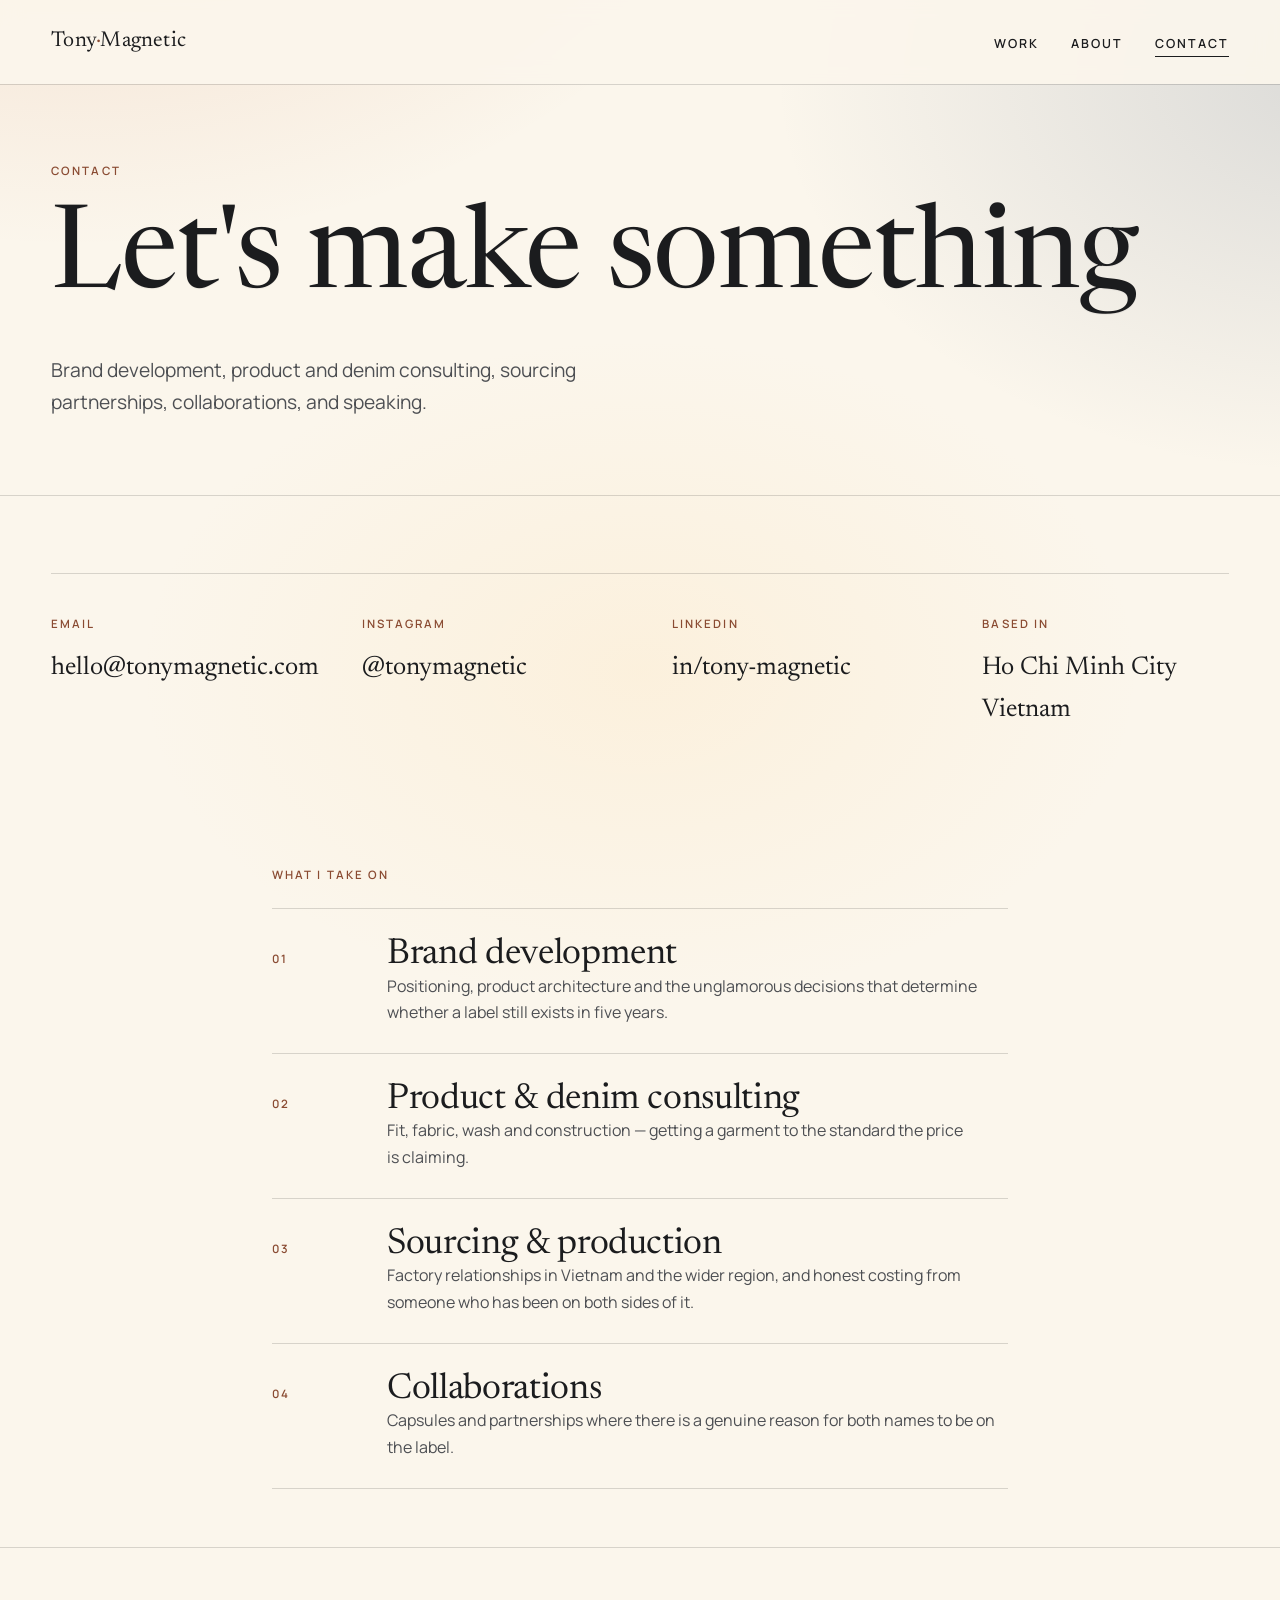
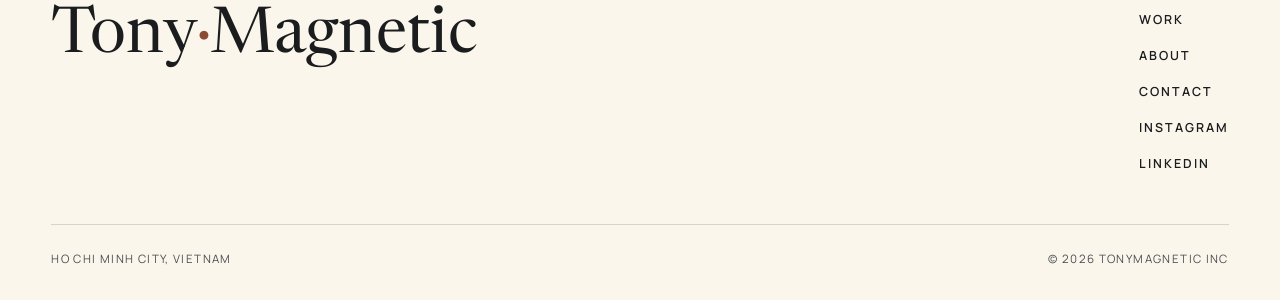
<file: contact.html>
<!doctype html>
<html lang="en">
<head>
  <meta charset="utf-8">
  <meta name="viewport" content="width=device-width, initial-scale=1">
  <title>Contact — Tony Magnetic</title>
  <meta name="description" content="Get in touch with Tony Magnetic — brand development, product and denim consulting, sourcing and collaborations. Ho Chi Minh City, Vietnam.">
  <link rel="canonical" href="https://tonymagnetic.com/contact.html">
  <link rel="preload" href="assets/fonts/newsreader-latin.woff2" as="font" type="font/woff2" crossorigin>
  <link rel="preload" href="assets/fonts/manrope-latin.woff2" as="font" type="font/woff2" crossorigin>
  <link rel="stylesheet" href="assets/css/site.css">
  <script src="assets/js/site.js" defer></script>
</head>
<body>
  <a class="skip-link" href="#main">Skip to content</a>

  <header class="site-header site-header--solid">
    <div class="header-inner">
      <a class="brand" href="index.html" aria-label="Tony Magnetic, home">Tony<span>·</span>Magnetic</a>
      <button class="menu-toggle" type="button" aria-expanded="false" aria-controls="primary-navigation" aria-label="Open menu"><span></span></button>
      <nav class="primary-nav" id="primary-navigation" aria-label="Primary">
        <ul>
          <li><a href="work.html">Work</a></li>
          <li><a href="about.html">About</a></li>
          <li><a href="contact.html" aria-current="page">Contact</a></li>
        </ul>
      </nav>
    </div>
  </header>

  <main id="main" class="page-main">

    <section class="page-heading">
      <div class="shell">
        <span class="eyebrow">Contact</span>
        <h1>Let's make something</h1>
        <p class="lede">Brand development, product and denim consulting, sourcing partnerships, collaborations, and speaking.</p>
      </div>
    </section>

    <section class="section">
      <div class="shell">
        <div class="contact-grid">
          <div class="contact-block" data-reveal>
            <span class="field-label">Email</span>
            <!-- TODO: confirm the real address before publishing -->
            <a href="mailto:hello@tonymagnetic.com">hello@tonymagnetic.com</a>
          </div>
          <div class="contact-block" data-reveal>
            <span class="field-label">Instagram</span>
            <a href="https://www.instagram.com/tonymagnetic/" rel="me noopener" target="_blank">@tonymagnetic</a>
          </div>
          <div class="contact-block" data-reveal>
            <span class="field-label">LinkedIn</span>
            <a href="https://www.linkedin.com/in/tony-magnetic/" rel="me noopener" target="_blank">in/tony-magnetic</a>
          </div>
          <div class="contact-block" data-reveal>
            <span class="field-label">Based in</span>
            <p>Ho Chi Minh City<br>Vietnam</p>
          </div>
        </div>
      </div>
    </section>

    <section class="section section--tight">
      <div class="shell narrow" data-reveal>
        <span class="eyebrow">What I take on</span>
        <ul class="approach-list" style="border-top: 1px solid var(--line)">
          <li class="approach-item" style="grid-template-columns: 4rem minmax(0, 1fr)">
            <span class="meta">01</span>
            <div>
              <h3>Brand development</h3>
              <p>Positioning, product architecture and the unglamorous decisions that determine whether a label still exists in five years.</p>
            </div>
          </li>
          <li class="approach-item" style="grid-template-columns: 4rem minmax(0, 1fr)">
            <span class="meta">02</span>
            <div>
              <h3>Product &amp; denim consulting</h3>
              <p>Fit, fabric, wash and construction — getting a garment to the standard the price is claiming.</p>
            </div>
          </li>
          <li class="approach-item" style="grid-template-columns: 4rem minmax(0, 1fr)">
            <span class="meta">03</span>
            <div>
              <h3>Sourcing &amp; production</h3>
              <p>Factory relationships in Vietnam and the wider region, and honest costing from someone who has been on both sides of it.</p>
            </div>
          </li>
          <li class="approach-item" style="grid-template-columns: 4rem minmax(0, 1fr)">
            <span class="meta">04</span>
            <div>
              <h3>Collaborations</h3>
              <p>Capsules and partnerships where there is a genuine reason for both names to be on the label.</p>
            </div>
          </li>
        </ul>
      </div>
    </section>

  </main>

  <footer class="site-footer">
    <div class="shell">
      <div class="footer-grid">
        <p class="footer-brand">Tony<span>·</span>Magnetic</p>
        <ul class="footer-links">
          <li><a href="work.html">Work</a></li>
          <li><a href="about.html">About</a></li>
          <li><a href="contact.html">Contact</a></li>
          <li><a href="https://www.instagram.com/tonymagnetic/" rel="me noopener" target="_blank">Instagram</a></li>
          <li><a href="https://www.linkedin.com/in/tony-magnetic/" rel="me noopener" target="_blank">LinkedIn</a></li>
        </ul>
      </div>
      <div class="footer-bottom">
        <span>Ho Chi Minh City, Vietnam</span>
        <span>© 2026 TonyMagnetic INC</span>
      </div>
    </div>
  </footer>
</body>
</html>
</file>
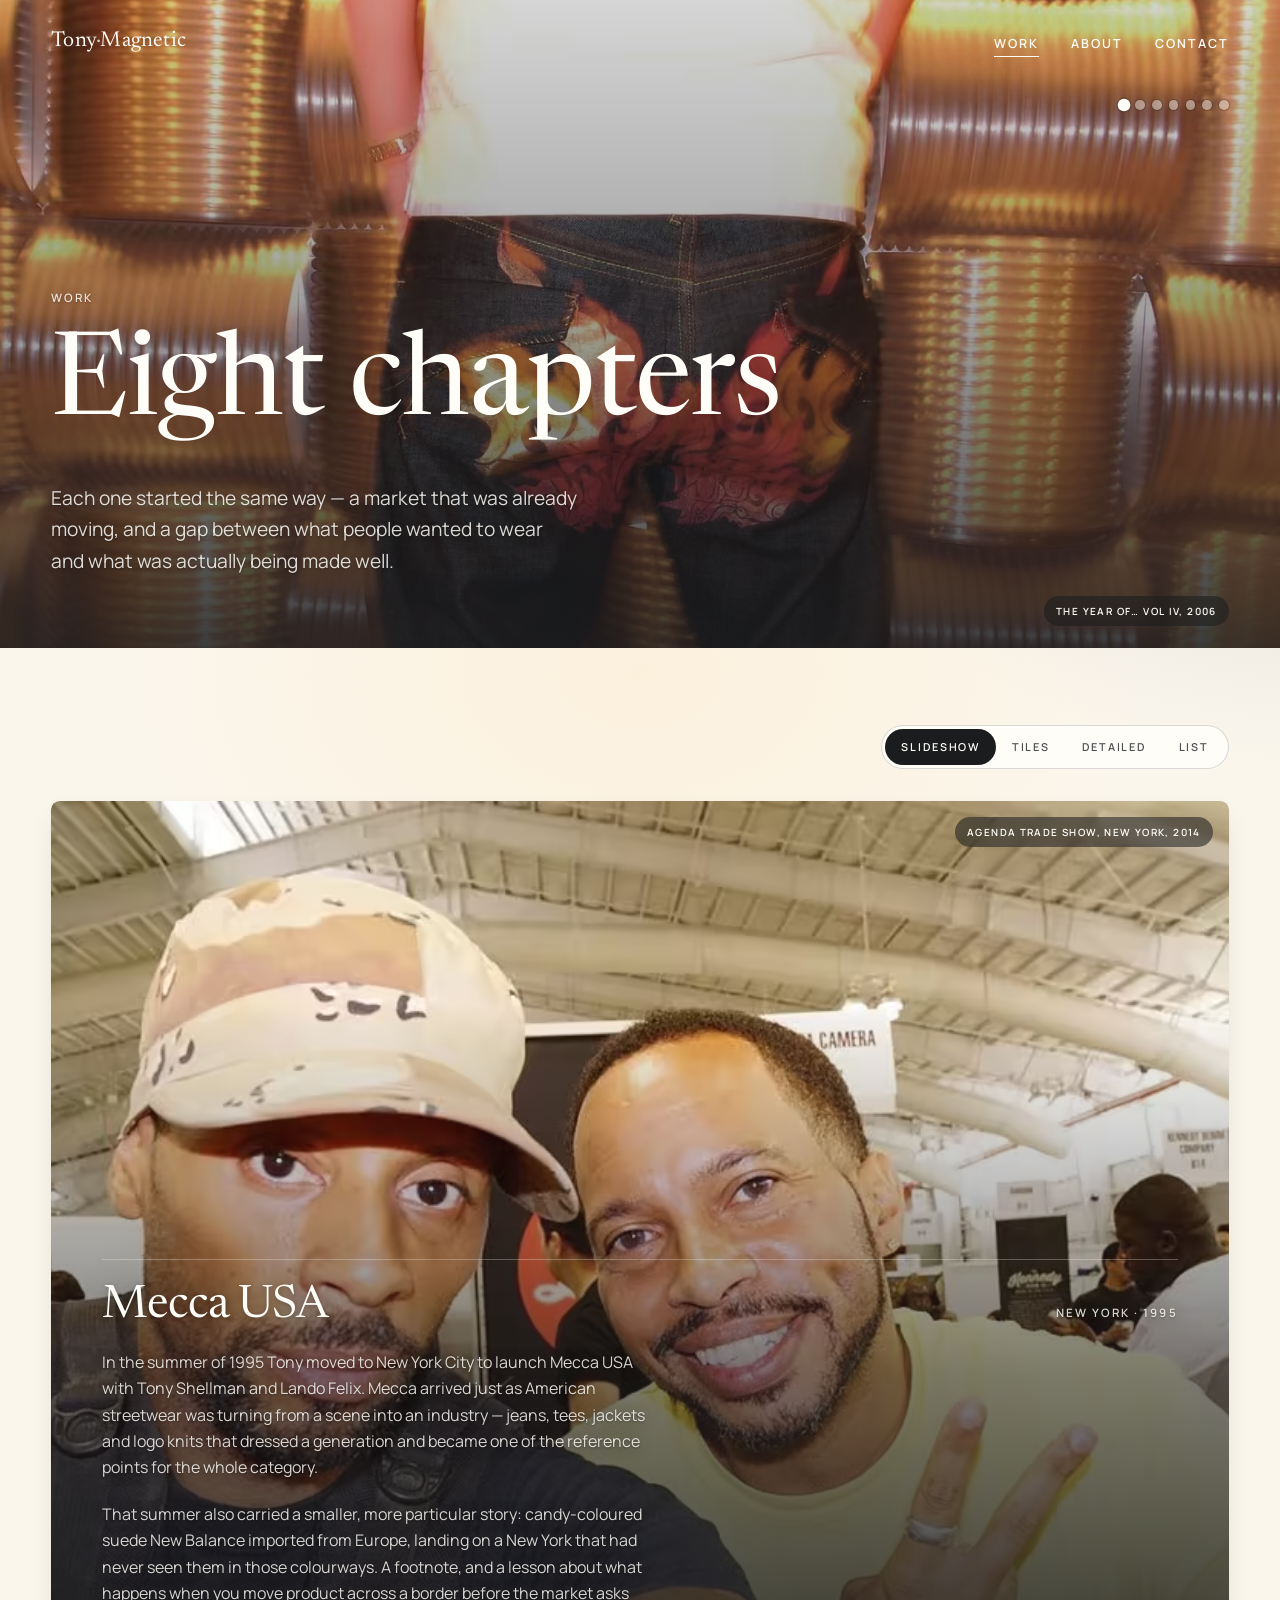
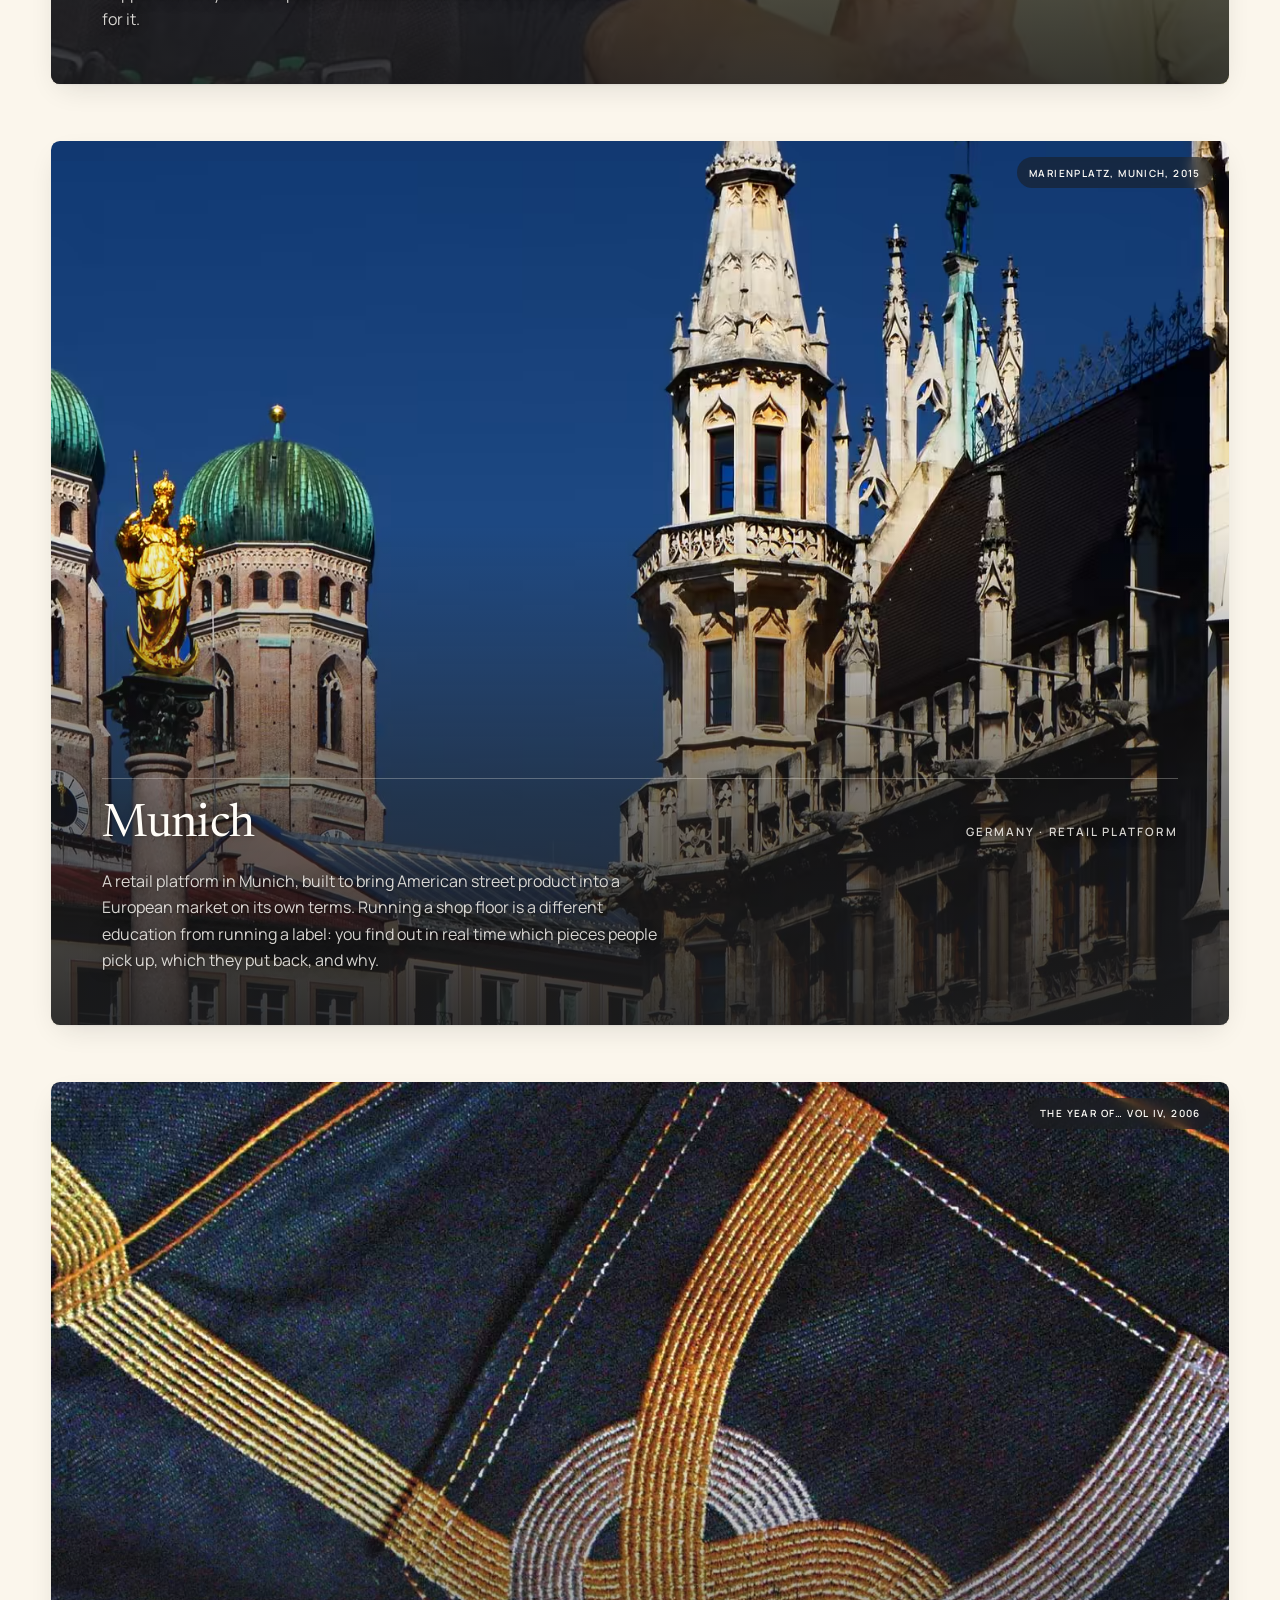
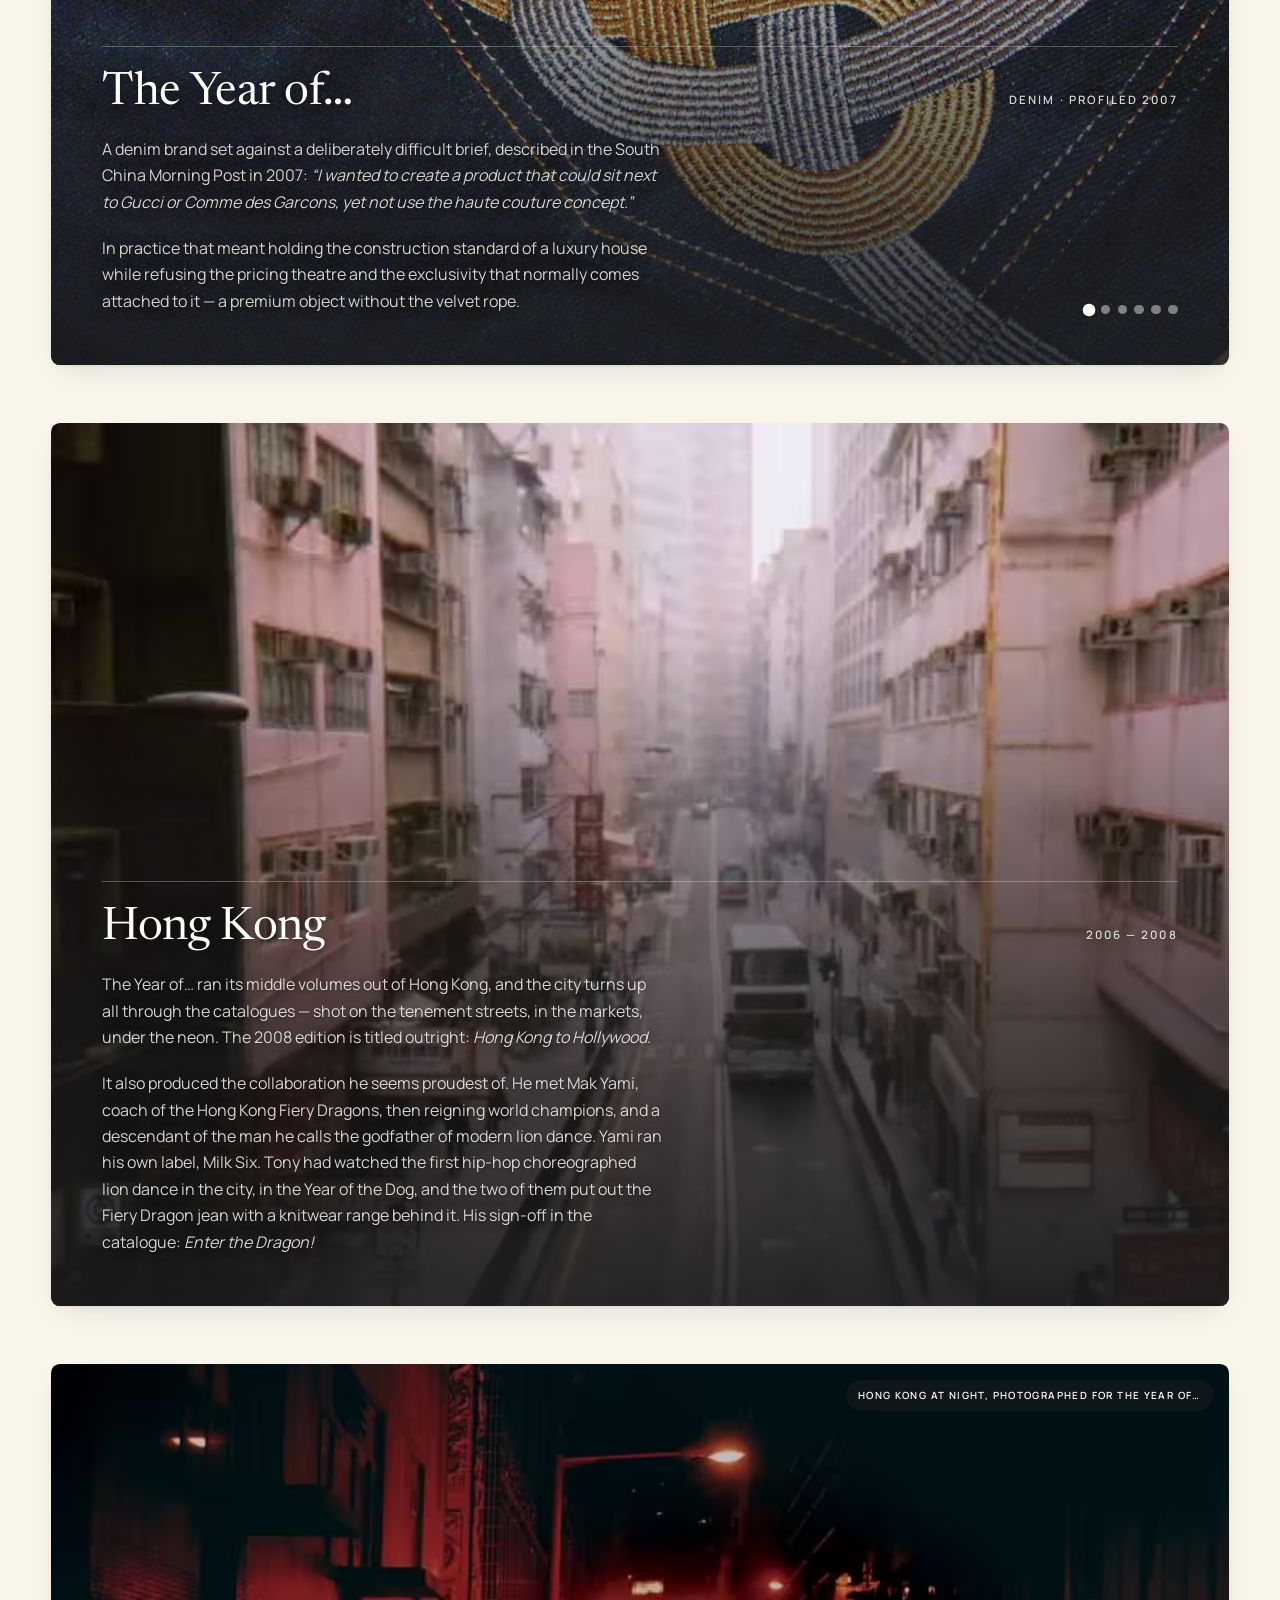
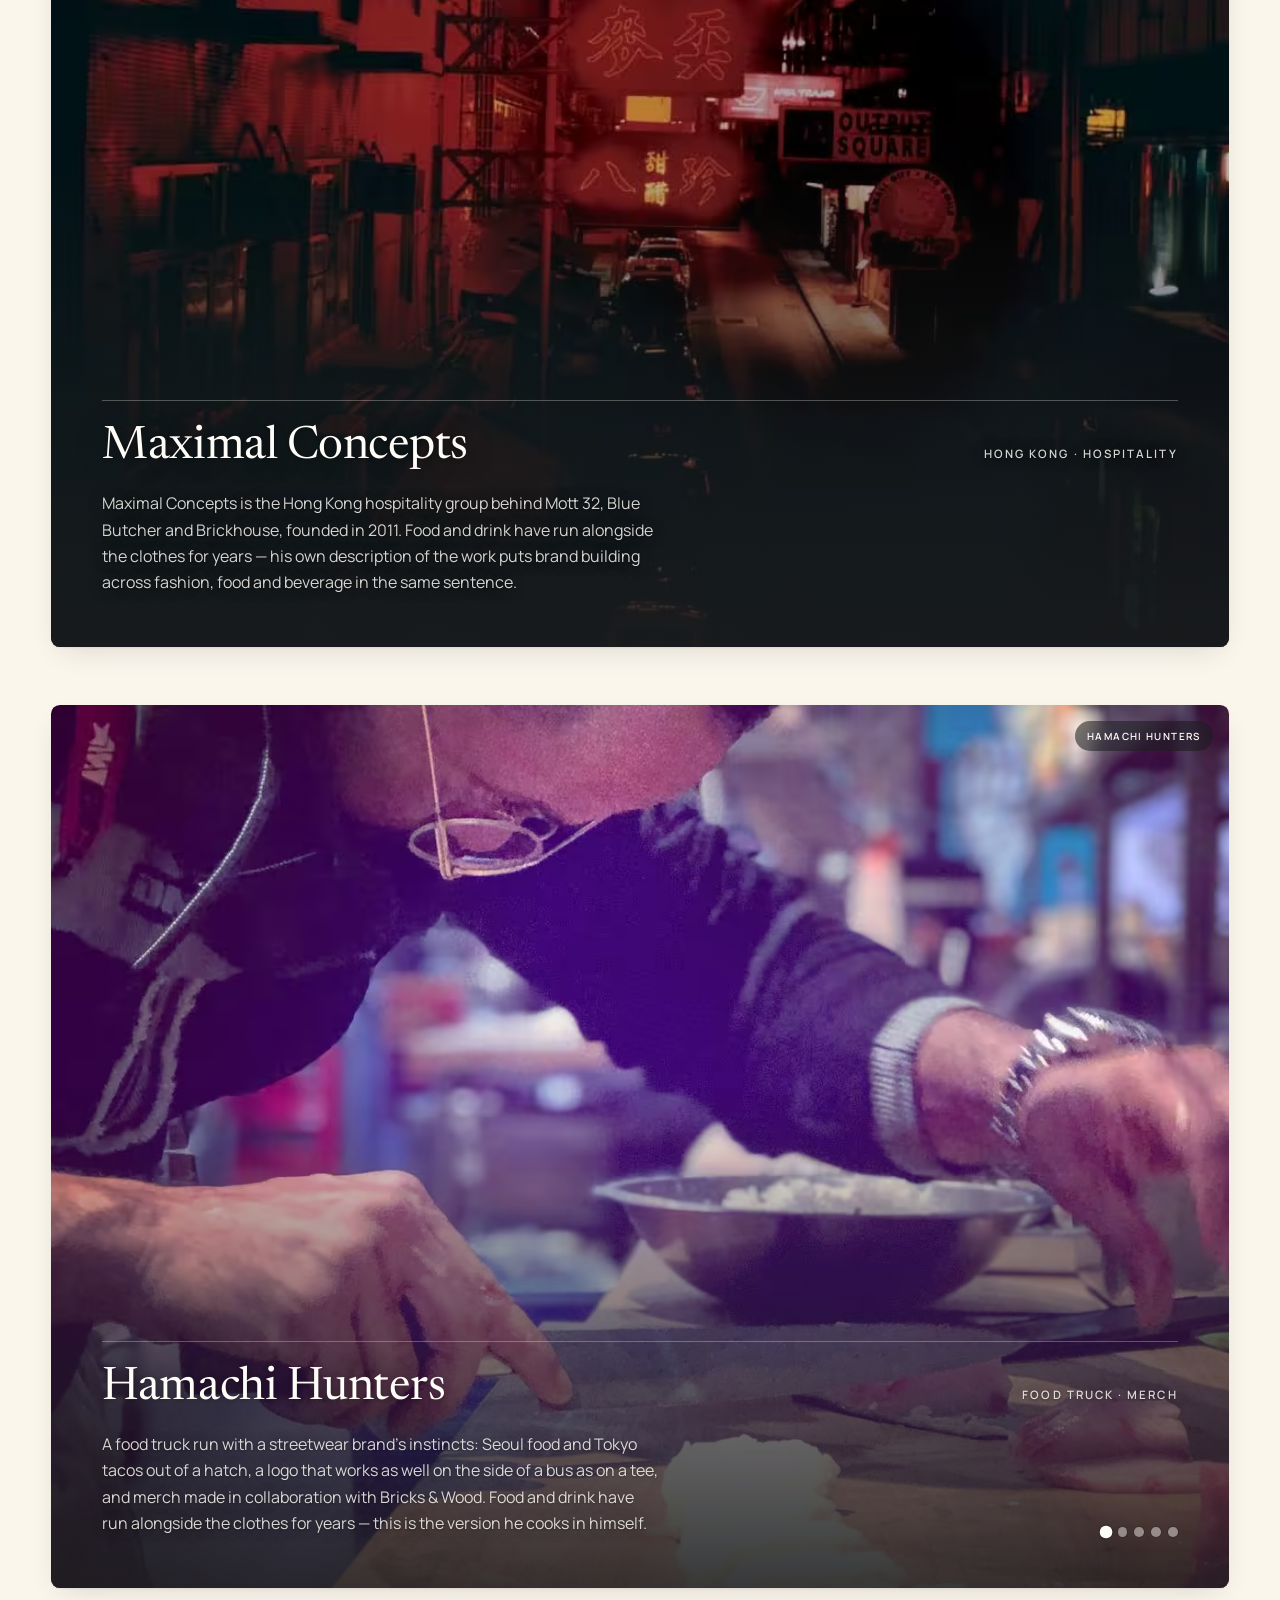
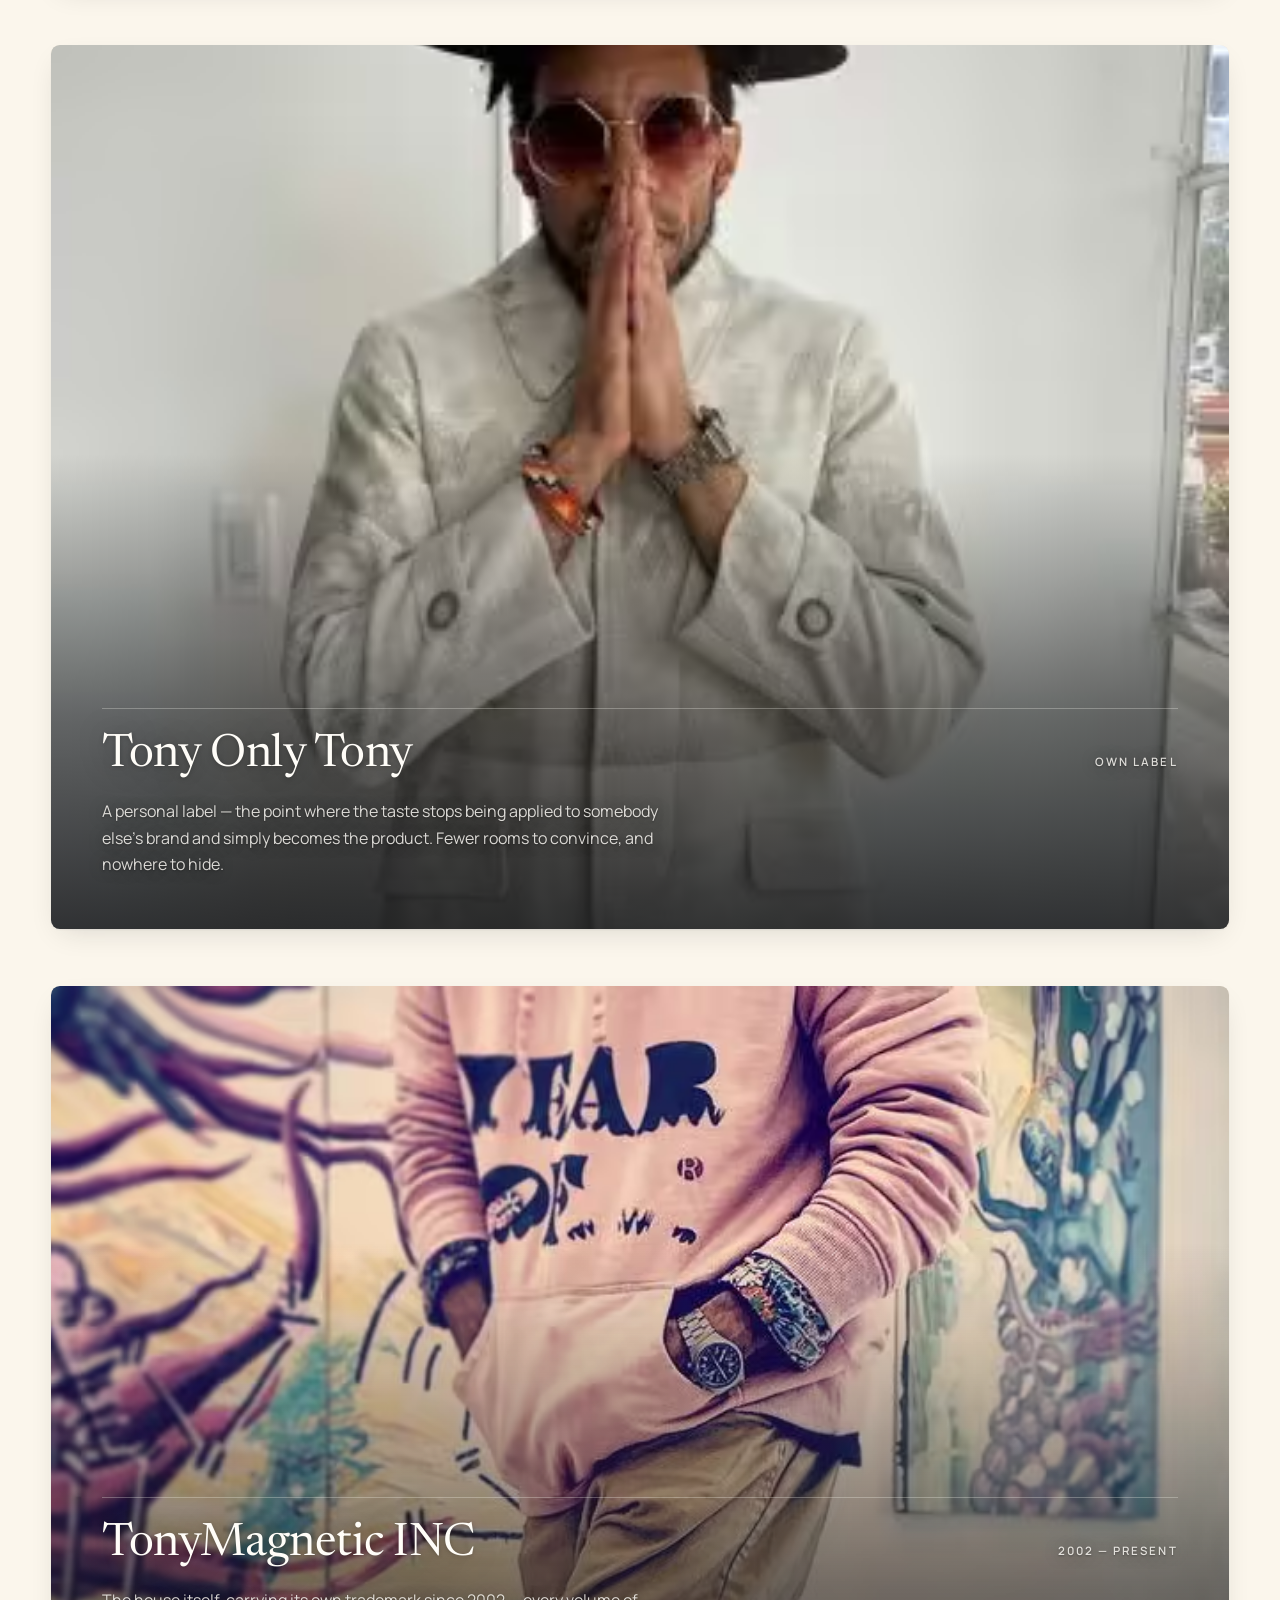
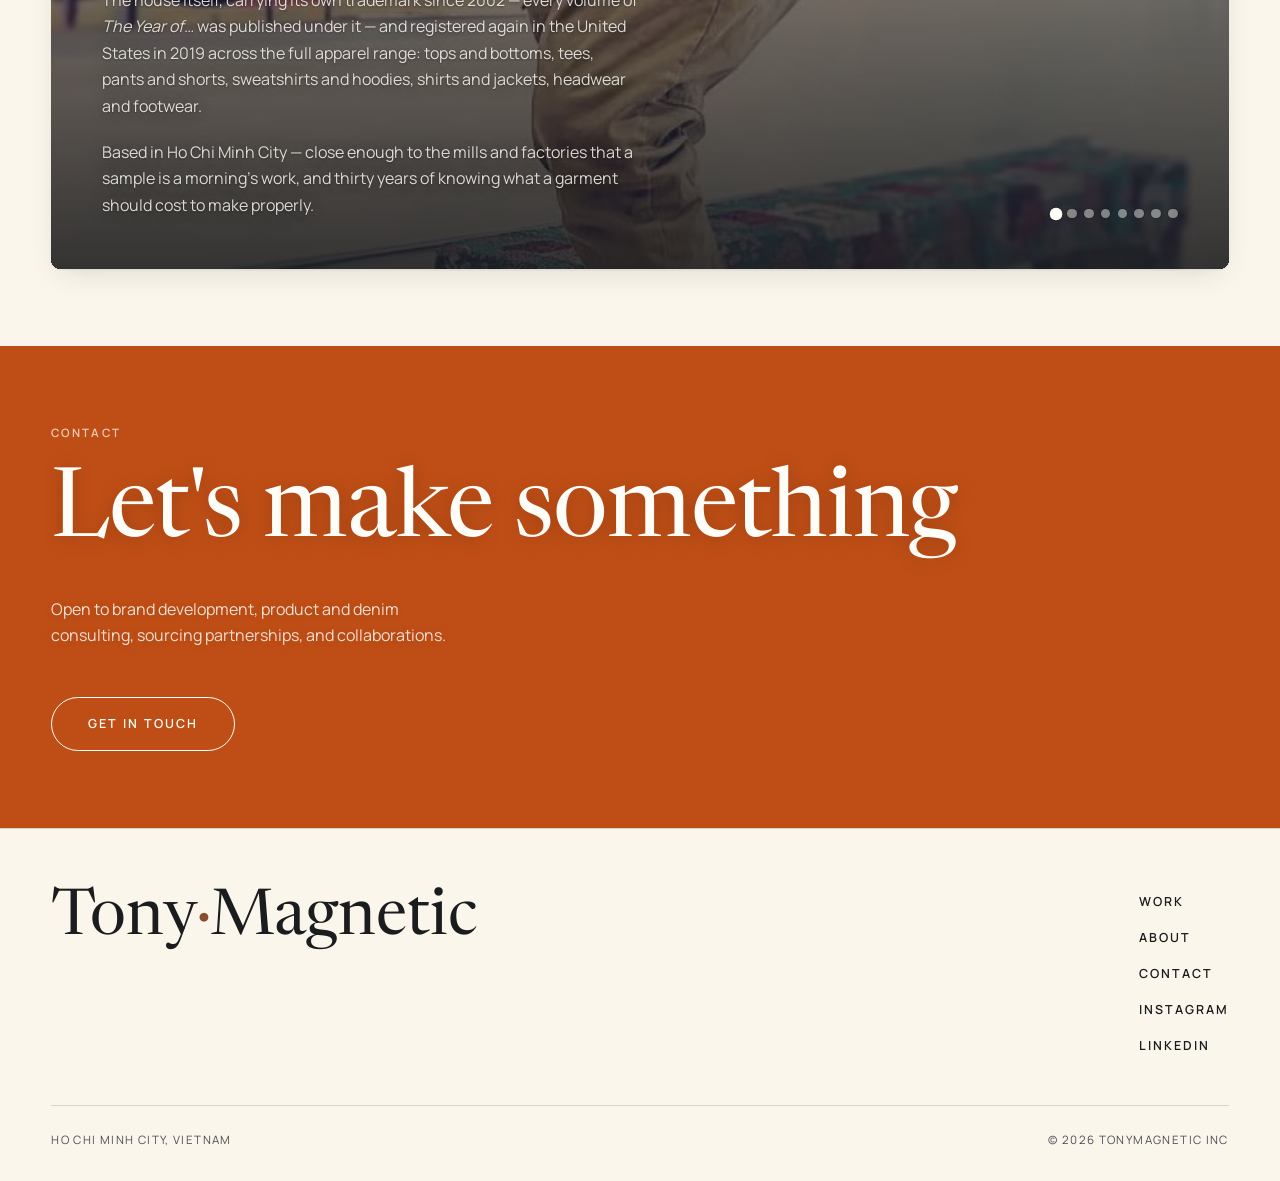
<file: work.html>
<!doctype html>
<html lang="en">
<head>
  <meta charset="utf-8">
  <meta name="viewport" content="width=device-width, initial-scale=1">
  <title>Work — Tony Magnetic</title>
  <meta name="description" content="Mecca USA, Munich retail, the denim line “The Year of…”, Tony Only Tony and TonyMagnetic INC — thirty years of brand building.">
  <link rel="canonical" href="https://tonymagnetic.com/work.html">
  <link rel="preload" href="assets/fonts/newsreader-latin.woff2" as="font" type="font/woff2" crossorigin>
  <link rel="preload" href="assets/fonts/manrope-latin.woff2" as="font" type="font/woff2" crossorigin>
  <link rel="stylesheet" href="assets/css/site.css">
  <script src="assets/js/site.js" defer></script>
</head>
<body>
  <a class="skip-link" href="#main">Skip to content</a>

  <header class="site-header site-header--over">
    <div class="header-inner">
      <a class="brand" href="index.html" aria-label="Tony Magnetic, home">Tony<span>·</span>Magnetic</a>
      <button class="menu-toggle" type="button" aria-expanded="false" aria-controls="primary-navigation" aria-label="Open menu"><span></span></button>
      <nav class="primary-nav" id="primary-navigation" aria-label="Primary">
        <ul>
          <li><a href="work.html" aria-current="page">Work</a></li>
          <li><a href="about.html">About</a></li>
          <li><a href="contact.html">Contact</a></li>
        </ul>
      </nav>
    </div>
  </header>

  <main id="main" class="page-main">

    <section class="page-heading page-heading--slideshow">
      <div class="chapter-media page-heading-media">
        <figure class="slide is-active">
          <picture>
            <source type="image/avif" srcset="assets/images/year-of-cans-640.avif 640w, assets/images/year-of-cans-960.avif 960w, assets/images/year-of-cans-1440.avif 1440w, assets/images/year-of-cans-1774.avif 1774w" sizes="100vw">
            <source type="image/webp" srcset="assets/images/year-of-cans-640.webp 640w, assets/images/year-of-cans-960.webp 960w, assets/images/year-of-cans-1440.webp 1440w, assets/images/year-of-cans-1774.webp 1774w" sizes="100vw">
            <img src="assets/images/year-of-cans-1774.jpg" srcset="assets/images/year-of-cans-640.jpg 640w, assets/images/year-of-cans-960.jpg 960w, assets/images/year-of-cans-1440.jpg 1440w, assets/images/year-of-cans-1774.jpg 1774w" sizes="100vw" width="1774" height="1183" alt="The Year of… flame-embroidered jeans, shot against gold cans, 2006" fetchpriority="high">
          </picture>
          <figcaption class="slide-note">The Year of… Vol IV, 2006</figcaption>
        </figure>
        <figure class="slide">
          <picture>
            <source type="image/avif" srcset="assets/images/hongkong-640.avif 640w, assets/images/hongkong-960.avif 960w, assets/images/hongkong-987.avif 987w" sizes="100vw">
            <source type="image/webp" srcset="assets/images/hongkong-640.webp 640w, assets/images/hongkong-960.webp 960w, assets/images/hongkong-987.webp 987w" sizes="100vw">
            <img src="assets/images/hongkong-987.jpg" srcset="assets/images/hongkong-640.jpg 640w, assets/images/hongkong-960.jpg 960w, assets/images/hongkong-987.jpg 987w" sizes="100vw" width="987" height="555" alt="A Hong Kong street, photographed for The Year of…" loading="lazy" decoding="async">
          </picture>
        </figure>
        <figure class="slide">
          <picture>
            <source type="image/avif" srcset="assets/images/hamachi-tacos-truck-640.avif 640w, assets/images/hamachi-tacos-truck-828.avif 828w" sizes="100vw">
            <source type="image/webp" srcset="assets/images/hamachi-tacos-truck-640.webp 640w, assets/images/hamachi-tacos-truck-828.webp 828w" sizes="100vw">
            <img src="assets/images/hamachi-tacos-truck-828.jpg" srcset="assets/images/hamachi-tacos-truck-640.jpg 640w, assets/images/hamachi-tacos-truck-828.jpg 828w" sizes="100vw" width="828" height="552" alt="The Hamachi Hunters Tokyo Tacos truck, parked under palms" loading="lazy" decoding="async">
          </picture>
          <figcaption class="slide-note">Tokyo Tacos</figcaption>
        </figure>
        <figure class="slide">
          <picture>
            <source type="image/avif" srcset="assets/images/munich-640.avif 640w, assets/images/munich-960.avif 960w, assets/images/munich-1440.avif 1440w, assets/images/munich-1920.avif 1920w, assets/images/munich-2560.avif 2560w" sizes="100vw">
            <source type="image/webp" srcset="assets/images/munich-640.webp 640w, assets/images/munich-960.webp 960w, assets/images/munich-1440.webp 1440w, assets/images/munich-1920.webp 1920w, assets/images/munich-2560.webp 2560w" sizes="100vw">
            <img src="assets/images/munich-2560.jpg" srcset="assets/images/munich-640.jpg 640w, assets/images/munich-960.jpg 960w, assets/images/munich-1440.jpg 1440w, assets/images/munich-1920.jpg 1920w, assets/images/munich-2560.jpg 2560w" sizes="100vw" width="2560" height="3200" alt="Marienplatz, Munich" loading="lazy" decoding="async">
          </picture>
          <figcaption class="slide-note">Marienplatz, Munich, 2015</figcaption>
        </figure>
        <figure class="slide">
          <picture>
            <source type="image/avif" srcset="assets/images/year-of-embroidery-640.avif 640w, assets/images/year-of-embroidery-960.avif 960w, assets/images/year-of-embroidery-1440.avif 1440w, assets/images/year-of-embroidery-1920.avif 1920w, assets/images/year-of-embroidery-2370.avif 2370w" sizes="100vw">
            <source type="image/webp" srcset="assets/images/year-of-embroidery-640.webp 640w, assets/images/year-of-embroidery-960.webp 960w, assets/images/year-of-embroidery-1440.webp 1440w, assets/images/year-of-embroidery-1920.webp 1920w, assets/images/year-of-embroidery-2370.webp 2370w" sizes="100vw">
            <img src="assets/images/year-of-embroidery-2370.jpg" srcset="assets/images/year-of-embroidery-640.jpg 640w, assets/images/year-of-embroidery-960.jpg 960w, assets/images/year-of-embroidery-1440.jpg 1440w, assets/images/year-of-embroidery-1920.jpg 1920w, assets/images/year-of-embroidery-2370.jpg 2370w" sizes="100vw" width="2370" height="1580" alt="White foliate embroidery across the back pocket of The Year of… jeans" loading="lazy" decoding="async">
          </picture>
          <figcaption class="slide-note">The Year of… Vol IV, 2006</figcaption>
        </figure>
        <figure class="slide">
          <picture>
            <source type="image/avif" srcset="assets/images/pitchers-only-lookbook-600.avif 600w" sizes="100vw">
            <source type="image/webp" srcset="assets/images/pitchers-only-lookbook-600.webp 600w" sizes="100vw">
            <img src="assets/images/pitchers-only-lookbook-600.jpg" srcset="assets/images/pitchers-only-lookbook-600.jpg 600w" sizes="100vw" width="600" height="400" alt="Pitchers Only Shove Day tee, worn with a catcher's mitt" loading="lazy" decoding="async">
          </picture>
          <figcaption class="slide-note">Pitchers Only</figcaption>
        </figure>
        <figure class="slide">
          <picture>
            <source type="image/avif" srcset="assets/images/jumpshot-hoodie-640.avif 640w, assets/images/jumpshot-hoodie-960.avif 960w, assets/images/jumpshot-hoodie-1024.avif 1024w" sizes="100vw">
            <source type="image/webp" srcset="assets/images/jumpshot-hoodie-640.webp 640w, assets/images/jumpshot-hoodie-960.webp 960w, assets/images/jumpshot-hoodie-1024.webp 1024w" sizes="100vw">
            <img src="assets/images/jumpshot-hoodie-1024.jpg" srcset="assets/images/jumpshot-hoodie-640.jpg 640w, assets/images/jumpshot-hoodie-960.jpg 960w, assets/images/jumpshot-hoodie-1024.jpg 1024w" sizes="100vw" width="1024" height="683" alt="Jumpshot hoodie, front and back, washed black with arched logo and Call Game script" loading="lazy" decoding="async">
          </picture>
          <figcaption class="slide-note">Jumpshot</figcaption>
        </figure>
      </div>
      <div class="shell">
        <span class="eyebrow">Work</span>
        <h1>Eight chapters</h1>
        <p class="lede">Each one started the same way — a market that was already moving, and a gap between what people wanted to wear and what was actually being made well.</p>
      </div>
    </section>

    <section class="section chapters" data-view="slideshow" aria-label="Chapters">
      <script>try{var v=localStorage.getItem("chapters-view");if(v)document.currentScript.parentNode.dataset.view=v}catch(e){}</script>
      <div class="shell">
        <div class="chapters-head chapters-head--tools" data-reveal>
          <div class="view-switch" role="group" aria-label="View chapters as">
            <button type="button" data-view-choice="slideshow" aria-pressed="true">Slideshow</button>
            <button type="button" data-view-choice="tiles" aria-pressed="false">Tiles</button>
            <button type="button" data-view-choice="detailed" aria-pressed="false">Detailed</button>
            <button type="button" data-view-choice="list" aria-pressed="false">List</button>
          </div>
        </div>

        <article class="chapter" id="mecca" data-reveal>
          <div class="chapter-media">
            <figure class="slide is-active">
              <picture>
                <source type="image/avif" srcset="assets/images/mecca-640.avif 640w, assets/images/mecca-960.avif 960w, assets/images/mecca-1024.avif 1024w" sizes="(max-width: 64rem) 100vw, 86rem">
                <source type="image/webp" srcset="assets/images/mecca-640.webp 640w, assets/images/mecca-960.webp 960w, assets/images/mecca-1024.webp 1024w" sizes="(max-width: 64rem) 100vw, 86rem">
                <img src="assets/images/mecca-1024.jpg" srcset="assets/images/mecca-640.jpg 640w, assets/images/mecca-960.jpg 960w, assets/images/mecca-1024.jpg 1024w" sizes="(max-width: 64rem) 100vw, 86rem" width="1024" height="576" alt="Tony Magnetic at the Agenda trade show, New York, 2014" loading="lazy" decoding="async">
              </picture>
              <figcaption class="slide-note">Agenda trade show, New York, 2014</figcaption>
            </figure>
          </div>
          <div class="chapter-text">
            <div class="chapter-caption">
              <h3>Mecca USA</h3>
              <span class="meta">New York · 1995</span>
            </div>
            <p class="chapter-body">In the summer of 1995 Tony moved to New York City to launch Mecca USA with Tony Shellman and Lando Felix. Mecca arrived just as American streetwear was turning from a scene into an industry — jeans, tees, jackets and logo knits that dressed a generation and became one of the reference points for the whole category.</p>
            <p class="chapter-body">That summer also carried a smaller, more particular story: candy-coloured suede New Balance imported from Europe, landing on a New York that had never seen them in those colourways. A footnote, and a lesson about what happens when you move product across a border before the market asks for it.</p>
          </div>
        </article>

        <article class="chapter chapter--offset chapter--offset-right" id="munich" data-reveal>
          <div class="chapter-media">
            <figure class="slide is-active">
              <picture>
                <source type="image/avif" srcset="assets/images/munich-640.avif 640w, assets/images/munich-960.avif 960w, assets/images/munich-1440.avif 1440w, assets/images/munich-1920.avif 1920w, assets/images/munich-2560.avif 2560w" sizes="(max-width: 64rem) 100vw, 86rem">
                <source type="image/webp" srcset="assets/images/munich-640.webp 640w, assets/images/munich-960.webp 960w, assets/images/munich-1440.webp 1440w, assets/images/munich-1920.webp 1920w, assets/images/munich-2560.webp 2560w" sizes="(max-width: 64rem) 100vw, 86rem">
                <img src="assets/images/munich-2560.jpg" srcset="assets/images/munich-640.jpg 640w, assets/images/munich-960.jpg 960w, assets/images/munich-1440.jpg 1440w, assets/images/munich-1920.jpg 1920w, assets/images/munich-2560.jpg 2560w" sizes="(max-width: 64rem) 100vw, 86rem" width="2560" height="3200" alt="Marienplatz, Munich" loading="lazy" decoding="async">
              </picture>
              <figcaption class="slide-note">Marienplatz, Munich, 2015</figcaption>
            </figure>
          </div>
          <div class="chapter-text">
            <div class="chapter-caption">
              <h3>Munich</h3>
              <span class="meta">Germany · Retail platform</span>
            </div>
            <p class="chapter-body">A retail platform in Munich, built to bring American street product into a European market on its own terms. Running a shop floor is a different education from running a label: you find out in real time which pieces people pick up, which they put back, and why.</p>
          </div>
        </article>

        <article class="chapter chapter--offset" id="the-year-of" data-reveal>
          <div class="chapter-media">
            <figure class="slide is-active">
              <picture>
                <source type="image/avif" srcset="assets/images/year-of-640.avif 640w, assets/images/year-of-960.avif 960w, assets/images/year-of-1440.avif 1440w, assets/images/year-of-1920.avif 1920w" sizes="(max-width: 64rem) 100vw, 86rem">
                <source type="image/webp" srcset="assets/images/year-of-640.webp 640w, assets/images/year-of-960.webp 960w, assets/images/year-of-1440.webp 1440w, assets/images/year-of-1920.webp 1920w" sizes="(max-width: 64rem) 100vw, 86rem">
                <img src="assets/images/year-of-1920.jpg" srcset="assets/images/year-of-640.jpg 640w, assets/images/year-of-960.jpg 960w, assets/images/year-of-1440.jpg 1440w, assets/images/year-of-1920.jpg 1920w" sizes="(max-width: 64rem) 100vw, 86rem" width="1920" height="1280" alt="Gold and silver selfedge on The Year of… denim" loading="lazy" decoding="async">
              </picture>
              <figcaption class="slide-note">The Year of… Vol IV, 2006</figcaption>
            </figure>
            <figure class="slide">
              <picture>
                <source type="image/avif" srcset="assets/images/year-of-embroidery-640.avif 640w, assets/images/year-of-embroidery-960.avif 960w, assets/images/year-of-embroidery-1440.avif 1440w, assets/images/year-of-embroidery-1920.avif 1920w, assets/images/year-of-embroidery-2370.avif 2370w" sizes="(max-width: 64rem) 100vw, 86rem">
                <source type="image/webp" srcset="assets/images/year-of-embroidery-640.webp 640w, assets/images/year-of-embroidery-960.webp 960w, assets/images/year-of-embroidery-1440.webp 1440w, assets/images/year-of-embroidery-1920.webp 1920w, assets/images/year-of-embroidery-2370.webp 2370w" sizes="(max-width: 64rem) 100vw, 86rem">
                <img src="assets/images/year-of-embroidery-2370.jpg" srcset="assets/images/year-of-embroidery-640.jpg 640w, assets/images/year-of-embroidery-960.jpg 960w, assets/images/year-of-embroidery-1440.jpg 1440w, assets/images/year-of-embroidery-1920.jpg 1920w, assets/images/year-of-embroidery-2370.jpg 2370w" sizes="(max-width: 64rem) 100vw, 86rem" width="2370" height="1580" alt="White foliate embroidery across the back pocket of The Year of… jeans" loading="lazy" decoding="async">
              </picture>
              <figcaption class="slide-note">The Year of… Vol IV, 2006</figcaption>
            </figure>
            <figure class="slide">
              <picture>
                <source type="image/avif" srcset="assets/images/year-of-patch-640.avif 640w, assets/images/year-of-patch-960.avif 960w, assets/images/year-of-patch-1440.avif 1440w, assets/images/year-of-patch-1787.avif 1787w" sizes="(max-width: 64rem) 100vw, 86rem">
                <source type="image/webp" srcset="assets/images/year-of-patch-640.webp 640w, assets/images/year-of-patch-960.webp 960w, assets/images/year-of-patch-1440.webp 1440w, assets/images/year-of-patch-1787.webp 1787w" sizes="(max-width: 64rem) 100vw, 86rem">
                <img src="assets/images/year-of-patch-1787.jpg" srcset="assets/images/year-of-patch-640.jpg 640w, assets/images/year-of-patch-960.jpg 960w, assets/images/year-of-patch-1440.jpg 1440w, assets/images/year-of-patch-1787.jpg 1787w" sizes="(max-width: 64rem) 100vw, 86rem" width="1787" height="1191" alt="The Year of… leather patch, Year of the Dog, on raw selvage denim" loading="lazy" decoding="async">
              </picture>
              <figcaption class="slide-note">The Year of… Vol IV, 2006</figcaption>
            </figure>
            <figure class="slide">
              <picture>
                <source type="image/avif" srcset="assets/images/year-of-cans-640.avif 640w, assets/images/year-of-cans-960.avif 960w, assets/images/year-of-cans-1440.avif 1440w, assets/images/year-of-cans-1774.avif 1774w" sizes="(max-width: 64rem) 100vw, 86rem">
                <source type="image/webp" srcset="assets/images/year-of-cans-640.webp 640w, assets/images/year-of-cans-960.webp 960w, assets/images/year-of-cans-1440.webp 1440w, assets/images/year-of-cans-1774.webp 1774w" sizes="(max-width: 64rem) 100vw, 86rem">
                <img src="assets/images/year-of-cans-1774.jpg" srcset="assets/images/year-of-cans-640.jpg 640w, assets/images/year-of-cans-960.jpg 960w, assets/images/year-of-cans-1440.jpg 1440w, assets/images/year-of-cans-1774.jpg 1774w" sizes="(max-width: 64rem) 100vw, 86rem" width="1774" height="1183" alt="The Year of… flame-embroidered jeans, shot against gold cans, 2006" loading="lazy" decoding="async">
              </picture>
              <figcaption class="slide-note">The Year of… Vol IV, 2006</figcaption>
            </figure>
            <figure class="slide">
              <picture>
                <source type="image/avif" srcset="assets/images/year-of-pocket-640.avif 640w, assets/images/year-of-pocket-960.avif 960w, assets/images/year-of-pocket-1440.avif 1440w, assets/images/year-of-pocket-1920.avif 1920w, assets/images/year-of-pocket-2448.avif 2448w" sizes="(max-width: 64rem) 100vw, 86rem">
                <source type="image/webp" srcset="assets/images/year-of-pocket-640.webp 640w, assets/images/year-of-pocket-960.webp 960w, assets/images/year-of-pocket-1440.webp 1440w, assets/images/year-of-pocket-1920.webp 1920w, assets/images/year-of-pocket-2448.webp 2448w" sizes="(max-width: 64rem) 100vw, 86rem">
                <img src="assets/images/year-of-pocket-2448.jpg" srcset="assets/images/year-of-pocket-640.jpg 640w, assets/images/year-of-pocket-960.jpg 960w, assets/images/year-of-pocket-1440.jpg 1440w, assets/images/year-of-pocket-1920.jpg 1920w, assets/images/year-of-pocket-2448.jpg 2448w" sizes="(max-width: 64rem) 100vw, 86rem" width="2448" height="1632" alt="Folded pair of The Year of… jeans with gold-embroidered pocket" loading="lazy" decoding="async">
              </picture>
              <figcaption class="slide-note">The Year of… Vol IV, 2006</figcaption>
            </figure>
            <figure class="slide" style="--focus: 50% 12%">
              <picture>
                <source type="image/avif" srcset="assets/images/year-of-teddy-640.avif 640w, assets/images/year-of-teddy-960.avif 960w, assets/images/year-of-teddy-1440.avif 1440w, assets/images/year-of-teddy-1600.avif 1600w" sizes="(max-width: 64rem) 100vw, 86rem">
                <source type="image/webp" srcset="assets/images/year-of-teddy-640.webp 640w, assets/images/year-of-teddy-960.webp 960w, assets/images/year-of-teddy-1440.webp 1440w, assets/images/year-of-teddy-1600.webp 1600w" sizes="(max-width: 64rem) 100vw, 86rem">
                <img src="assets/images/year-of-teddy-1600.jpg" srcset="assets/images/year-of-teddy-640.jpg 640w, assets/images/year-of-teddy-960.jpg 960w, assets/images/year-of-teddy-1440.jpg 1440w, assets/images/year-of-teddy-1600.jpg 1600w" sizes="(max-width: 64rem) 100vw, 86rem" width="1600" height="1067" alt="A patchwork tweed teddy bear, its striped scarf carrying The Year of… label" loading="lazy" decoding="async">
              </picture>
              <figcaption class="slide-note">The Year of…</figcaption>
            </figure>
          </div>
          <div class="chapter-text">
            <div class="chapter-caption">
              <h3>The Year of…</h3>
              <span class="meta">Denim · Profiled 2007</span>
            </div>
            <p class="chapter-body">A denim brand set against a deliberately difficult brief, described in the South China Morning Post in 2007: <em>“I wanted to create a product that could sit next to Gucci or Comme des Garcons, yet not use the haute couture concept.”</em></p>
            <p class="chapter-body">In practice that meant holding the construction standard of a luxury house while refusing the pricing theatre and the exclusivity that normally comes attached to it — a premium object without the velvet rope.</p>
          </div>
        </article>

        <article class="chapter" id="hong-kong" data-reveal>
          <div class="chapter-media">
            <figure class="slide is-active">
              <picture>
                <source type="image/avif" srcset="assets/images/hongkong-640.avif 640w, assets/images/hongkong-960.avif 960w, assets/images/hongkong-987.avif 987w" sizes="(max-width: 64rem) 100vw, 86rem">
                <source type="image/webp" srcset="assets/images/hongkong-640.webp 640w, assets/images/hongkong-960.webp 960w, assets/images/hongkong-987.webp 987w" sizes="(max-width: 64rem) 100vw, 86rem">
                <img src="assets/images/hongkong-987.jpg" srcset="assets/images/hongkong-640.jpg 640w, assets/images/hongkong-960.jpg 960w, assets/images/hongkong-987.jpg 987w" sizes="(max-width: 64rem) 100vw, 86rem" width="987" height="555" alt="A Hong Kong street, photographed for The Year of…" loading="lazy" decoding="async">
              </picture>
            </figure>
          </div>
          <div class="chapter-text">
            <div class="chapter-caption">
              <h3>Hong Kong</h3>
              <span class="meta">2006 — 2008</span>
            </div>
            <p class="chapter-body">The Year of… ran its middle volumes out of Hong Kong, and the city turns up all through the catalogues — shot on the tenement streets, in the markets, under the neon. The 2008 edition is titled outright: <em>Hong Kong to Hollywood</em>.</p>
            <p class="chapter-body">It also produced the collaboration he seems proudest of. He met Mak Yami, coach of the Hong Kong Fiery Dragons, then reigning world champions, and a descendant of the man he calls the godfather of modern lion dance. Yami ran his own label, Milk Six. Tony had watched the first hip-hop choreographed lion dance in the city, in the Year of the Dog, and the two of them put out the Fiery Dragon jean with a knitwear range behind it. His sign-off in the catalogue: <em>Enter the Dragon!</em></p>
          </div>
        </article>

        <article class="chapter chapter--offset chapter--offset-right" id="maximal-concepts" data-reveal>
          <div class="chapter-media">
            <figure class="slide is-active">
              <picture>
                <source type="image/avif" srcset="assets/images/maximal-640.avif 640w, assets/images/maximal-960.avif 960w, assets/images/maximal-1173.avif 1173w" sizes="(max-width: 64rem) 100vw, 86rem">
                <source type="image/webp" srcset="assets/images/maximal-640.webp 640w, assets/images/maximal-960.webp 960w, assets/images/maximal-1173.webp 1173w" sizes="(max-width: 64rem) 100vw, 86rem">
                <img src="assets/images/maximal-1173.jpg" srcset="assets/images/maximal-640.jpg 640w, assets/images/maximal-960.jpg 960w, assets/images/maximal-1173.jpg 1173w" sizes="(max-width: 64rem) 100vw, 86rem" width="1173" height="782" alt="Hong Kong at night" loading="lazy" decoding="async">
              </picture>
              <figcaption class="slide-note">Hong Kong at night, photographed for The Year of…</figcaption>
            </figure>
          </div>
          <div class="chapter-text">
            <div class="chapter-caption">
              <h3>Maximal Concepts</h3>
              <span class="meta">Hong Kong · Hospitality</span>
            </div>
            <!-- TODO: replace with Tony's actual role and dates. Nothing in the public record
            connects him to Maximal Concepts, so this must come from him directly. -->
            <p class="chapter-body">Maximal Concepts is the Hong Kong hospitality group behind Mott 32, Blue Butcher and Brickhouse, founded in 2011. Food and drink have run alongside the clothes for years — his own description of the work puts brand building across fashion, food and beverage in the same sentence.</p>
          </div>
        </article>

        <article class="chapter chapter--offset" id="hamachi-hunters" data-reveal>
          <div class="chapter-media">
            <figure class="slide is-active">
              <picture>
                <source type="image/avif" srcset="assets/images/hamachi-sushi-640.avif 640w, assets/images/hamachi-sushi-960.avif 960w, assets/images/hamachi-sushi-1440.avif 1440w, assets/images/hamachi-sushi-1920.avif 1920w, assets/images/hamachi-sushi-2560.avif 2560w" sizes="(max-width: 64rem) 100vw, 86rem">
                <source type="image/webp" srcset="assets/images/hamachi-sushi-640.webp 640w, assets/images/hamachi-sushi-960.webp 960w, assets/images/hamachi-sushi-1440.webp 1440w, assets/images/hamachi-sushi-1920.webp 1920w, assets/images/hamachi-sushi-2560.webp 2560w" sizes="(max-width: 64rem) 100vw, 86rem">
                <img src="assets/images/hamachi-sushi-2560.jpg" srcset="assets/images/hamachi-sushi-640.jpg 640w, assets/images/hamachi-sushi-960.jpg 960w, assets/images/hamachi-sushi-1440.jpg 1440w, assets/images/hamachi-sushi-1920.jpg 1920w, assets/images/hamachi-sushi-2560.jpg 2560w" sizes="(max-width: 64rem) 100vw, 86rem" width="2560" height="1707" alt="Tony shaping nigiri rice on a wooden board, Hamachi Hunters" loading="lazy" decoding="async">
              </picture>
              <figcaption class="slide-note">Hamachi Hunters</figcaption>
            </figure>
            <figure class="slide">
              <picture>
                <source type="image/avif" srcset="assets/images/hamachi-tacos-truck-640.avif 640w, assets/images/hamachi-tacos-truck-828.avif 828w" sizes="(max-width: 64rem) 100vw, 86rem">
                <source type="image/webp" srcset="assets/images/hamachi-tacos-truck-640.webp 640w, assets/images/hamachi-tacos-truck-828.webp 828w" sizes="(max-width: 64rem) 100vw, 86rem">
                <img src="assets/images/hamachi-tacos-truck-828.jpg" srcset="assets/images/hamachi-tacos-truck-640.jpg 640w, assets/images/hamachi-tacos-truck-828.jpg 828w" sizes="(max-width: 64rem) 100vw, 86rem" width="828" height="552" alt="The Hamachi Hunters Tokyo Tacos truck, parked under palms" loading="lazy" decoding="async">
              </picture>
              <figcaption class="slide-note">Tokyo Tacos</figcaption>
            </figure>
            <figure class="slide">
              <picture>
                <source type="image/avif" srcset="assets/images/hamachi-bus-640.avif 640w, assets/images/hamachi-bus-886.avif 886w" sizes="(max-width: 64rem) 100vw, 86rem">
                <source type="image/webp" srcset="assets/images/hamachi-bus-640.webp 640w, assets/images/hamachi-bus-886.webp 886w" sizes="(max-width: 64rem) 100vw, 86rem">
                <img src="assets/images/hamachi-bus-886.jpg" srcset="assets/images/hamachi-bus-640.jpg 640w, assets/images/hamachi-bus-886.jpg 886w" sizes="(max-width: 64rem) 100vw, 86rem" width="886" height="591" alt="The yellow Hamachi Hunters Seoul Food bus, hatch open" loading="lazy" decoding="async">
              </picture>
              <figcaption class="slide-note">Seoul Food</figcaption>
            </figure>
            <figure class="slide">
              <picture>
                <source type="image/avif" srcset="assets/images/hamachi-festival-640.avif 640w, assets/images/hamachi-festival-886.avif 886w" sizes="(max-width: 64rem) 100vw, 86rem">
                <source type="image/webp" srcset="assets/images/hamachi-festival-640.webp 640w, assets/images/hamachi-festival-886.webp 886w" sizes="(max-width: 64rem) 100vw, 86rem">
                <img src="assets/images/hamachi-festival-886.jpg" srcset="assets/images/hamachi-festival-640.jpg 640w, assets/images/hamachi-festival-886.jpg 886w" sizes="(max-width: 64rem) 100vw, 86rem" width="886" height="591" alt="The Hamachi Hunters crew in the merch at a festival" loading="lazy" decoding="async">
              </picture>
              <figcaption class="slide-note">Hamachi Hunters</figcaption>
            </figure>
            <figure class="slide">
              <picture>
                <source type="image/avif" srcset="assets/images/hamachi-tees-640.avif 640w, assets/images/hamachi-tees-960.avif 960w, assets/images/hamachi-tees-1159.avif 1159w" sizes="(max-width: 64rem) 100vw, 86rem">
                <source type="image/webp" srcset="assets/images/hamachi-tees-640.webp 640w, assets/images/hamachi-tees-960.webp 960w, assets/images/hamachi-tees-1159.webp 1159w" sizes="(max-width: 64rem) 100vw, 86rem">
                <img src="assets/images/hamachi-tees-1159.jpg" srcset="assets/images/hamachi-tees-640.jpg 640w, assets/images/hamachi-tees-960.jpg 960w, assets/images/hamachi-tees-1159.jpg 1159w" sizes="(max-width: 64rem) 100vw, 86rem" width="1159" height="652" alt="Hamachi Hunters tees, black and yellow, in collaboration with Bricks & Wood" loading="lazy" decoding="async">
              </picture>
              <figcaption class="slide-note">With Bricks & Wood</figcaption>
            </figure>
          </div>
          <div class="chapter-text">
            <div class="chapter-caption">
              <h3>Hamachi Hunters</h3>
              <span class="meta">Food truck · Merch</span>
            </div>
            <!-- TODO: confirm with Tony — city, years, and his role (owner? cook? partner?). The copy
                 below says only what the photographs show. -->
            <p class="chapter-body">A food truck run with a streetwear brand's instincts: Seoul food and Tokyo tacos out of a hatch, a logo that works as well on the side of a bus as on a tee, and merch made in collaboration with Bricks &amp; Wood. Food and drink have run alongside the clothes for years — this is the version he cooks in himself.</p>
          </div>
        </article>

        <article class="chapter chapter--offset chapter--offset-right" id="tony-only-tony" data-reveal>
          <div class="chapter-media">
            <figure class="slide is-active">
              <picture>
                <source type="image/avif" srcset="assets/images/tony-only-tony-360.avif 360w" sizes="(max-width: 64rem) 100vw, 86rem">
                <source type="image/webp" srcset="assets/images/tony-only-tony-360.webp 360w" sizes="(max-width: 64rem) 100vw, 86rem">
                <img src="assets/images/tony-only-tony-360.jpg" srcset="assets/images/tony-only-tony-360.jpg 360w" sizes="(max-width: 64rem) 100vw, 86rem" width="360" height="450" alt="Tony Only Tony garment" loading="lazy" decoding="async">
              </picture>
            </figure>
          </div>
          <div class="chapter-text">
            <div class="chapter-caption">
              <h3>Tony Only Tony</h3>
              <span class="meta">Own label</span>
            </div>
            <p class="chapter-body">A personal label — the point where the taste stops being applied to somebody else's brand and simply becomes the product. Fewer rooms to convince, and nowhere to hide.</p>
          </div>
        </article>

        <article class="chapter" id="tonymagnetic" data-reveal>
          <div class="chapter-media">
            <figure class="slide is-active">
              <picture>
                <source type="image/avif" srcset="assets/images/tonymagnetic-640.avif 640w, assets/images/tonymagnetic-886.avif 886w" sizes="(max-width: 64rem) 100vw, 86rem">
                <source type="image/webp" srcset="assets/images/tonymagnetic-640.webp 640w, assets/images/tonymagnetic-886.webp 886w" sizes="(max-width: 64rem) 100vw, 86rem">
                <img src="assets/images/tonymagnetic-886.jpg" srcset="assets/images/tonymagnetic-640.jpg 640w, assets/images/tonymagnetic-886.jpg 886w" sizes="(max-width: 64rem) 100vw, 86rem" width="886" height="498" alt="TonyMagnetic INC collection" loading="lazy" decoding="async">
              </picture>
            </figure>
            <figure class="slide">
              <picture>
                <source type="image/avif" srcset="assets/images/pitchers-only-lookbook-600.avif 600w" sizes="(max-width: 64rem) 100vw, 86rem">
                <source type="image/webp" srcset="assets/images/pitchers-only-lookbook-600.webp 600w" sizes="(max-width: 64rem) 100vw, 86rem">
                <img src="assets/images/pitchers-only-lookbook-600.jpg" srcset="assets/images/pitchers-only-lookbook-600.jpg 600w" sizes="(max-width: 64rem) 100vw, 86rem" width="600" height="400" alt="Pitchers Only Shove Day tee, worn with a catcher's mitt" loading="lazy" decoding="async">
              </picture>
              <figcaption class="slide-note">Pitchers Only</figcaption>
            </figure>
            <figure class="slide">
              <picture>
                <source type="image/avif" srcset="assets/images/jumpshot-hoodie-640.avif 640w, assets/images/jumpshot-hoodie-960.avif 960w, assets/images/jumpshot-hoodie-1024.avif 1024w" sizes="(max-width: 64rem) 100vw, 86rem">
                <source type="image/webp" srcset="assets/images/jumpshot-hoodie-640.webp 640w, assets/images/jumpshot-hoodie-960.webp 960w, assets/images/jumpshot-hoodie-1024.webp 1024w" sizes="(max-width: 64rem) 100vw, 86rem">
                <img src="assets/images/jumpshot-hoodie-1024.jpg" srcset="assets/images/jumpshot-hoodie-640.jpg 640w, assets/images/jumpshot-hoodie-960.jpg 960w, assets/images/jumpshot-hoodie-1024.jpg 1024w" sizes="(max-width: 64rem) 100vw, 86rem" width="1024" height="683" alt="Jumpshot hoodie, front and back, washed black with arched logo and Call Game script" loading="lazy" decoding="async">
              </picture>
              <figcaption class="slide-note">Jumpshot</figcaption>
            </figure>
            <figure class="slide">
              <picture>
                <source type="image/avif" srcset="assets/images/pitchers-only-tee-640.avif 640w, assets/images/pitchers-only-tee-960.avif 960w, assets/images/pitchers-only-tee-1000.avif 1000w" sizes="(max-width: 64rem) 100vw, 86rem">
                <source type="image/webp" srcset="assets/images/pitchers-only-tee-640.webp 640w, assets/images/pitchers-only-tee-960.webp 960w, assets/images/pitchers-only-tee-1000.webp 1000w" sizes="(max-width: 64rem) 100vw, 86rem">
                <img src="assets/images/pitchers-only-tee-1000.jpg" srcset="assets/images/pitchers-only-tee-640.jpg 640w, assets/images/pitchers-only-tee-960.jpg 960w, assets/images/pitchers-only-tee-1000.jpg 1000w" sizes="(max-width: 64rem) 100vw, 86rem" width="1000" height="667" alt="Pitchers Only Electrix Tour 2026 tee, acid-washed grey" loading="lazy" decoding="async">
              </picture>
              <figcaption class="slide-note">Pitchers Only</figcaption>
            </figure>
            <figure class="slide">
              <picture>
                <source type="image/avif" srcset="assets/images/jumpshot-cap-640.avif 640w, assets/images/jumpshot-cap-960.avif 960w, assets/images/jumpshot-cap-1024.avif 1024w" sizes="(max-width: 64rem) 100vw, 86rem">
                <source type="image/webp" srcset="assets/images/jumpshot-cap-640.webp 640w, assets/images/jumpshot-cap-960.webp 960w, assets/images/jumpshot-cap-1024.webp 1024w" sizes="(max-width: 64rem) 100vw, 86rem">
                <img src="assets/images/jumpshot-cap-1024.jpg" srcset="assets/images/jumpshot-cap-640.jpg 640w, assets/images/jumpshot-cap-960.jpg 960w, assets/images/jumpshot-cap-1024.jpg 1024w" sizes="(max-width: 64rem) 100vw, 86rem" width="1024" height="683" alt="Jumpshot washed cotton cap with outlined arch logo" loading="lazy" decoding="async">
              </picture>
              <figcaption class="slide-note">Jumpshot</figcaption>
            </figure>
            <figure class="slide">
              <picture>
                <source type="image/avif" srcset="assets/images/northstar-cap-600.avif 600w" sizes="(max-width: 64rem) 100vw, 86rem">
                <source type="image/webp" srcset="assets/images/northstar-cap-600.webp 600w" sizes="(max-width: 64rem) 100vw, 86rem">
                <img src="assets/images/northstar-cap-600.jpg" srcset="assets/images/northstar-cap-600.jpg 600w" sizes="(max-width: 64rem) 100vw, 86rem" width="600" height="400" alt="Northstar navy cap with embroidered star emblem" loading="lazy" decoding="async">
              </picture>
              <figcaption class="slide-note">Northstar</figcaption>
            </figure>
            <figure class="slide">
              <picture>
                <source type="image/avif" srcset="assets/images/jumpshot-tote-640.avif 640w, assets/images/jumpshot-tote-934.avif 934w" sizes="(max-width: 64rem) 100vw, 86rem">
                <source type="image/webp" srcset="assets/images/jumpshot-tote-640.webp 640w, assets/images/jumpshot-tote-934.webp 934w" sizes="(max-width: 64rem) 100vw, 86rem">
                <img src="assets/images/jumpshot-tote-934.jpg" srcset="assets/images/jumpshot-tote-640.jpg 640w, assets/images/jumpshot-tote-934.jpg 934w" sizes="(max-width: 64rem) 100vw, 86rem" width="934" height="623" alt="Jumpshot canvas tote, Call Game print" loading="lazy" decoding="async">
              </picture>
              <figcaption class="slide-note">Jumpshot</figcaption>
            </figure>
            <figure class="slide">
              <picture>
                <source type="image/avif" srcset="assets/images/tonymagnetic-buttons-640.avif 640w, assets/images/tonymagnetic-buttons-768.avif 768w" sizes="(max-width: 64rem) 100vw, 86rem">
                <source type="image/webp" srcset="assets/images/tonymagnetic-buttons-640.webp 640w, assets/images/tonymagnetic-buttons-768.webp 768w" sizes="(max-width: 64rem) 100vw, 86rem">
                <img src="assets/images/tonymagnetic-buttons-768.jpg" srcset="assets/images/tonymagnetic-buttons-640.jpg 640w, assets/images/tonymagnetic-buttons-768.jpg 768w" sizes="(max-width: 64rem) 100vw, 86rem" width="768" height="512" alt="Hand-cut coconut-shell buttons and toggles on a workbench" loading="lazy" decoding="async">
              </picture>
              <figcaption class="slide-note">Trims</figcaption>
            </figure>
          </div>
          <div class="chapter-text">
            <div class="chapter-caption">
              <h3>TonyMagnetic INC</h3>
              <span class="meta">2002 — present</span>
            </div>
            <p class="chapter-body">The house itself, carrying its own trademark since 2002 — every volume of <em>The Year of…</em> was published under it — and registered again in the United States in 2019 across the full apparel range: tops and bottoms, tees, pants and shorts, sweatshirts and hoodies, shirts and jackets, headwear and footwear.</p>
            <p class="chapter-body">Based in Ho Chi Minh City — close enough to the mills and factories that a sample is a morning's work, and thirty years of knowing what a garment should cost to make properly.</p>
          </div>
        </article>

      </div>
    </section>

    <section class="contact-cta">
      <div class="shell" data-reveal>
        <span class="eyebrow">Contact</span>
        <h2>Let's make something</h2>
        <p>Open to brand development, product and denim consulting, sourcing partnerships, and collaborations.</p>
        <a class="button" href="contact.html">Get in touch</a>
      </div>
    </section>

  </main>

  <footer class="site-footer">
    <div class="shell">
      <div class="footer-grid">
        <p class="footer-brand">Tony<span>·</span>Magnetic</p>
        <ul class="footer-links">
          <li><a href="work.html">Work</a></li>
          <li><a href="about.html">About</a></li>
          <li><a href="contact.html">Contact</a></li>
          <li><a href="https://www.instagram.com/tonymagnetic/" rel="me noopener" target="_blank">Instagram</a></li>
          <li><a href="https://www.linkedin.com/in/tony-magnetic/" rel="me noopener" target="_blank">LinkedIn</a></li>
        </ul>
      </div>
      <div class="footer-bottom">
        <span>Ho Chi Minh City, Vietnam</span>
        <span>© 2026 TonyMagnetic INC</span>
      </div>
    </div>
  </footer>
</body>
</html>
</file>
<file: assets/css/site.css>
/* ==========================================================================
   TonyMagnetic — editorial identity
   Type: Newsreader (display serif) + Manrope (sans)
   ========================================================================== */

@font-face {
  font-family: "Newsreader";
  src: url("../fonts/newsreader-latin.woff2") format("woff2");
  font-style: normal;
  font-weight: 300 600;
  font-display: swap;
}

@font-face {
  font-family: "Manrope";
  src: url("../fonts/manrope-latin.woff2") format("woff2");
  font-style: normal;
  font-weight: 400 700;
  font-display: swap;
}

:root {
  --raw: #fbf6ec;          /* raw canvas ground — brighter, sunlit */
  --paper: #fffdf8;        /* lifted panels */
  --selvage: #eee5d5;      /* rules, fills */
  --ink: #1b1c1e;
  --ink-soft: #4d4f53;
  --indigo: #2f3f5c;       /* denim */
  --rinse: #6d7c93;        /* washed denim */
  --rust: #8a4b32;         /* rivet copper — accent */
  --orange: #bf4e16;       /* contact block — the one loud field on the site */
  --line: rgba(27, 28, 30, .16);

  --serif: "Newsreader", Georgia, "Times New Roman", serif;
  --sans: "Manrope", "Helvetica Neue", Arial, sans-serif;

  --gutter: clamp(1.25rem, 4vw, 4.5rem);
  --section: clamp(3.5rem, 6vw, 6rem);
  --header-height: 5.25rem;
  --ease: cubic-bezier(.22, .61, .36, 1);

  --radius: clamp(8px, .7vw, 14px);
  /* warm-tinted rather than black — a neutral shadow greys the paper ground */
  --lift:
    0 1px 2px rgba(27, 28, 30, .05),
    0 10px 28px -10px rgba(27, 28, 30, .16);
  --lift-hover:
    0 2px 4px rgba(27, 28, 30, .06),
    0 20px 44px -14px rgba(27, 28, 30, .22);
}

*, *::before, *::after { box-sizing: border-box; }
[hidden] { display: none !important; }

html {
  scroll-behavior: smooth;
  scroll-padding-top: calc(var(--header-height) + 1rem);
}

body {
  margin: 0;
  background:
    radial-gradient(70rem 48rem at 6% -12%, rgba(191, 78, 22, .16), transparent 62%),
    radial-gradient(56rem 40rem at 104% 4%, rgba(109, 124, 147, .22), transparent 62%),
    radial-gradient(48rem 32rem at 50% 42rem, rgba(255, 214, 150, .18), transparent 65%),
    var(--raw);
  color: var(--ink);
  font-family: var(--sans);
  font-size: 1rem;
  line-height: 1.65;
  -webkit-font-smoothing: antialiased;
}

body.menu-open { overflow: hidden; }

img, svg { display: block; max-width: 100%; }
img { height: auto; }

button, input, select, textarea { color: inherit; font: inherit; }
button, a { -webkit-tap-highlight-color: transparent; }

a {
  color: inherit;
  text-decoration-thickness: .06em;
  text-underline-offset: .2em;
}

h1, h2, h3, p { margin-top: 0; }

h1, h2, h3 {
  font-family: var(--serif);
  font-weight: 400;
  line-height: .98;
  letter-spacing: -.01em;
  text-wrap: balance;
}

p { text-wrap: pretty; }

::selection { background: var(--indigo); color: var(--paper); }
:focus-visible { outline: 2px solid var(--rust); outline-offset: 4px; }

/* --------------------------------------------------------------- utilities */

.skip-link {
  position: absolute;
  left: -9999px;
  top: 0;
  z-index: 100;
  background: var(--ink);
  color: var(--paper);
  padding: .75rem 1.25rem;
}
.skip-link:focus { left: 1rem; top: 1rem; }

.shell {
  width: min(100% - (var(--gutter) * 2), 86rem);
  margin-inline: auto;
}

.narrow { max-width: 46rem; }

.eyebrow,
.meta,
.field-label {
  font-size: .72rem;
  letter-spacing: .18em;
  text-transform: uppercase;
  font-weight: 600;
}

.eyebrow {
  display: block;
  color: var(--rust);
  margin-bottom: clamp(1rem, 2vw, 1.5rem);
}

.section-heading {
  margin: 0 0 clamp(1.75rem, 4vw, 3rem);
  font-size: clamp(2.8rem, 7vw, 7rem);
}

.lede {
  font-size: clamp(1.05rem, 1.5vw, 1.25rem);
  color: var(--ink-soft);
  max-width: 44ch;
}

.text-link {
  display: inline-block;
  position: relative;
  text-decoration: none;
  font-size: .8rem;
  letter-spacing: .16em;
  text-transform: uppercase;
  font-weight: 600;
  padding-bottom: .35rem;
}
.text-link::after {
  content: "";
  position: absolute;
  left: 0; bottom: 0;
  width: 100%; height: 1px;
  background: currentColor;
  transform: scaleX(1);
  transform-origin: left;
  transition: transform .5s var(--ease);
}
.text-link:hover::after { transform: scaleX(.35); }

.button {
  display: inline-block;
  padding: 1rem 2.25rem;
  border: 1px solid var(--ink);
  border-radius: 999px;
  text-decoration: none;
  font-size: .78rem;
  letter-spacing: .16em;
  text-transform: uppercase;
  font-weight: 600;
  transition: background .45s var(--ease), color .45s var(--ease);
}
.button:hover { background: var(--ink); color: var(--paper); }

/* ------------------------------------------- image placeholder ("slot") --- */

.slot {
  position: relative;
  display: flex;
  align-items: flex-end;
  border: 1px solid var(--line);
  background:
    repeating-linear-gradient(
      45deg,
      transparent 0 5px,
      rgba(27, 28, 30, .045) 5px 6px
    ),
    linear-gradient(150deg,
      color-mix(in srgb, var(--rinse) 55%, var(--selvage)) 0%,
      color-mix(in srgb, var(--rinse) 22%, var(--selvage)) 48%,
      color-mix(in srgb, var(--indigo) 32%, var(--selvage)) 100%);
  aspect-ratio: var(--slot-ratio, 3 / 2);
  overflow: hidden;
}

.slot::before {
  content: "";
  position: absolute;
  inset: .75rem;
  border: 1px solid rgba(251, 249, 244, .3);
  pointer-events: none;
}

.slot::after {
  content: attr(data-slot);
  position: relative;
  font-size: .68rem;
  letter-spacing: .16em;
  text-transform: uppercase;
  font-weight: 600;
  color: rgba(251, 249, 244, .85);
  padding: 1.6rem 1.9rem;
  max-width: 100%;
}

/* ------------------------------------------------------------------ header */

.site-header {
  position: fixed;
  inset: 0 0 auto;
  z-index: 60;
  transition: background .5s var(--ease), box-shadow .5s var(--ease);
}
.site-header.is-scrolled,
.site-header--solid {
  background: color-mix(in srgb, var(--raw) 92%, transparent);
  backdrop-filter: blur(10px);
  box-shadow: 0 1px 0 var(--line);
}

/* over a photograph (home hero, work heading) the header runs in paper until the
   page scrolls and the solid bar comes in; the open mobile menu is always on raw */
.site-header--over:not(.is-scrolled) { color: var(--paper); }
.site-header--over:not(.is-scrolled) .brand span { color: var(--paper); opacity: .78; }
.site-header--over:not(.is-scrolled) .menu-toggle span,
.site-header--over:not(.is-scrolled) .menu-toggle::before,
.site-header--over:not(.is-scrolled) .menu-toggle::after { background: currentColor; }
.site-header--over:not(.is-scrolled) .primary-nav.is-open { color: var(--ink); }
body.menu-open .site-header--over .menu-toggle { color: var(--ink); }

.header-inner {
  width: min(100% - (var(--gutter) * 2), 86rem);
  margin-inline: auto;
  height: var(--header-height);
  display: flex;
  align-items: center;
  justify-content: space-between;
  gap: 1rem;
}

.brand {
  font-family: var(--serif);
  font-size: 1.35rem;
  letter-spacing: .01em;
  text-decoration: none;
}
.brand span { color: var(--rust); }

.primary-nav ul {
  display: flex;
  gap: clamp(1.35rem, 2.5vw, 3rem);
  list-style: none;
  margin: 0;
  padding: 0;
}

.primary-nav a {
  position: relative;
  text-decoration: none;
  font-size: .78rem;
  letter-spacing: .16em;
  text-transform: uppercase;
  font-weight: 600;
  padding-bottom: .3rem;
}
.primary-nav a::after {
  content: "";
  position: absolute;
  left: 0; bottom: 0;
  width: 100%; height: 1px;
  background: currentColor;
  transform: scaleX(0);
  transform-origin: left;
  transition: transform .45s var(--ease);
}
.primary-nav a:hover::after,
.primary-nav a[aria-current="page"]::after { transform: scaleX(1); }

.menu-toggle {
  display: none;
  position: relative;
  width: 2.75rem; height: 2.75rem;
  background: none;
  border: 0;
  cursor: pointer;
}
.menu-toggle span,
.menu-toggle::before,
.menu-toggle::after {
  content: "";
  position: absolute;
  left: .5rem;
  width: 1.75rem; height: 1px;
  background: var(--ink);
  transition: transform .4s var(--ease), opacity .3s var(--ease);
}
.menu-toggle::before { top: .9rem; }
.menu-toggle span { top: 1.37rem; }
.menu-toggle::after { top: 1.85rem; }
.menu-toggle[aria-expanded="true"]::before { transform: translateY(.47rem) rotate(45deg); }
.menu-toggle[aria-expanded="true"] span { opacity: 0; }
.menu-toggle[aria-expanded="true"]::after { transform: translateY(-.48rem) rotate(-45deg); }

/* -------------------------------------------------------------------- hero */

.hero {
  position: relative;
  min-height: min(100svh, 56rem);
  display: flex;
  isolation: isolate;
}

.hero-media {
  position: absolute;
  inset: 0;
  z-index: -2;
}

.hero-media img,
.hero-media .slot {
  position: absolute;
  inset: 0;
  height: 100%;
  width: 100%;
}
.hero-media img { object-fit: cover; }

.hero-media .slot {
  aspect-ratio: auto;
  align-items: flex-start;
  border: 0;
  background:
    repeating-linear-gradient(
      45deg,
      transparent 0 5px,
      rgba(27, 28, 30, .05) 5px 6px
    ),
    linear-gradient(160deg,
      color-mix(in srgb, var(--indigo) 78%, var(--ink)) 0%,
      var(--rinse) 58%,
      color-mix(in srgb, var(--rust) 50%, var(--ink)) 100%);
}
.hero-media .slot::before { display: none; }
.hero-media .slot::after {
  color: rgba(251, 249, 244, .5);
  padding-top: 6.5rem;
}

.hero::after {
  content: "";
  position: absolute;
  inset: 0;
  z-index: -1;
  /* two-axis scrim: the copy sits lower-left, so darken that corner hardest
     while leaving the right of the frame readable as an image */
  background:
    linear-gradient(90deg,
      rgba(20, 21, 24, .82) 0%,
      rgba(20, 21, 24, .45) 42%,
      rgba(20, 21, 24, 0) 78%),
    linear-gradient(180deg,
      rgba(20, 21, 24, .55) 0%,
      rgba(20, 21, 24, .18) 32%,
      rgba(20, 21, 24, .85) 100%);
}

.hero-content {
  width: min(100% - (var(--gutter) * 2), 86rem);
  margin-inline: auto;
  display: flex;
  flex-direction: column;
  justify-content: flex-end;
  padding: calc(var(--header-height) + 5rem) 0 clamp(2.5rem, 6vw, 5rem);
  color: var(--paper);
}

.hero .eyebrow { color: var(--paper); opacity: .82; }

.hero-title {
  margin: 0 0 clamp(1.5rem, 3vw, 2.5rem);
  font-size: clamp(3.2rem, 9vw, 9.5rem);
  line-height: .9;
}

.hero-summary {
  max-width: 34ch;
  font-size: clamp(1rem, 1.4vw, 1.18rem);
  margin: 0;
}

.hero-foot {
  margin-top: clamp(1.75rem, 4vw, 3rem);
  display: flex;
  flex-wrap: wrap;
  gap: 1rem 2.5rem;
  align-items: baseline;
  border-top: 1px solid rgba(251, 249, 244, .3);
  padding-top: 1.25rem;
}
.hero-foot .meta { opacity: .78; }

/* --------------------------------------------------------------- manifesto */

.manifesto {
  padding: var(--section) 0;
  border-bottom: 1px solid var(--line);
}

.manifesto blockquote {
  margin: 0;
  font-family: var(--serif);
  font-size: clamp(2rem, 4.6vw, 4.8rem);
  line-height: 1.02;
  letter-spacing: -.015em;
  text-wrap: balance;
}
.manifesto blockquote p { margin: 0; }

.manifesto cite {
  display: block;
  margin-top: clamp(1.25rem, 2vw, 1.75rem);
  font-family: var(--sans);
  font-style: normal;
  font-size: .74rem;
  letter-spacing: .18em;
  text-transform: uppercase;
  font-weight: 600;
  color: var(--ink-soft);
}

/* ---------------------------------------------------------------- chapters */

.chapters { padding: var(--section) 0; }

.chapters-head {
  display: flex;
  flex-wrap: wrap;
  justify-content: space-between;
  align-items: flex-end;
  gap: 2rem;
  margin-bottom: clamp(1.75rem, 3.5vw, 3rem);
}
.chapters-head .section-heading { margin-bottom: 0; }

.chapters-tools {
  display: flex;
  flex-wrap: wrap;
  align-items: center;
  gap: 1rem 2rem;
}
.chapters-head--tools {
  justify-content: flex-end;
  margin-bottom: clamp(1.25rem, 2.5vw, 2rem);
}

/* view switch — the section's data-view attribute is the single source of truth;
   each mode below is one CSS block, so a new mode is a block plus a button */
.view-switch {
  display: inline-flex;
  padding: .2rem;
  border: 1px solid var(--line);
  border-radius: 999px;
  background: var(--paper);
}
.view-switch button {
  appearance: none;
  border: 0;
  background: none;
  padding: .55rem 1rem;
  border-radius: 999px;
  font-size: .68rem;
  letter-spacing: .16em;
  text-transform: uppercase;
  font-weight: 600;
  color: var(--ink-soft);
  cursor: pointer;
  transition: background .35s var(--ease), color .35s var(--ease);
}
.view-switch button:hover { color: var(--ink); }
.view-switch button[aria-pressed="true"] { background: var(--ink); color: var(--paper); }
.view-switch button:focus-visible { outline: 2px solid var(--rust); outline-offset: 2px; }

/* shared chapter anatomy: media (one or more slides) + text */
.chapter {
  position: relative;
  margin-bottom: clamp(2rem, 4.5vw, 4rem);
}
.chapter:last-child { margin-bottom: 0; }

.chapter-media {
  position: relative;
  overflow: hidden;
  background: var(--selvage);
  border-radius: var(--radius);
  box-shadow: var(--lift);
  transition: box-shadow .6s var(--ease);
}
.chapter-media .slide { margin: 0; }
.chapter-media .slide:not(.is-active) { display: none; }
.chapter-media picture,
.chapter-media img {
  display: block;
  width: 100%;
  border-radius: inherit;
}
.chapter-media img { transition: transform 1.1s var(--ease); }
.chapter:hover .chapter-media img { transform: scale(1.03); }

/* a caption for slides that are not quite what the chapter implies — a location
   shot, or a frame taken in a different year — plus which brand or volume it is */
.slide-note {
  position: absolute;
  top: 1rem;
  right: 1rem;
  z-index: 2;
  margin: 0;
  padding: .45rem .75rem;
  border-radius: 999px;
  background: rgba(27, 28, 30, .55);
  color: var(--paper);
  font-size: .62rem;
  letter-spacing: .14em;
  text-transform: uppercase;
  font-weight: 600;
  backdrop-filter: blur(6px);
}

.slide-nav {
  position: absolute;
  right: 1.1rem;
  bottom: 1.1rem;
  z-index: 3;
  display: flex;
  gap: .45rem;
}
.slide-nav button {
  appearance: none;
  width: .6rem;
  height: .6rem;
  padding: 0;
  border: 0;
  border-radius: 50%;
  background: rgba(251, 249, 244, .45);
  box-shadow: 0 0 0 1px rgba(27, 28, 30, .25);
  cursor: pointer;
  transition: background .4s var(--ease), transform .4s var(--ease);
}
.slide-nav button:hover { background: rgba(251, 249, 244, .8); }
.slide-nav button[aria-current="true"] { background: var(--paper); transform: scale(1.25); }
.slide-nav button:focus-visible { outline: 2px solid var(--paper); outline-offset: 2px; }

.chapter-caption {
  display: flex;
  flex-wrap: wrap;
  align-items: baseline;
  gap: .75rem 2rem;
  padding-top: 1.5rem;
  border-top: 1px solid var(--line);
  margin-top: 1.5rem;
}

.chapter-caption h3 {
  margin: 0;
  flex: 1 1 18rem;
  font-size: clamp(1.9rem, 3.6vw, 3.6rem);
}
/* homepage chapters link through to the work page — the whole panel is the target */
.chapter-caption h3 a { color: inherit; text-decoration: none; }
.chapter-caption h3 a::after { content: ""; position: absolute; inset: 0; z-index: 2; }

.chapter-caption .meta { color: var(--ink-soft); }

.chapter-body {
  margin: 1.25rem 0 0;
  max-width: 52ch;
  color: var(--ink-soft);
}

.chapter--offset { width: min(100%, 62rem); }
.chapter--offset-right { margin-left: auto; }

/* --- mode: slideshow — frames cross-fade under the text ------------------ */
.chapters[data-view="slideshow"] .chapter {
  display: grid;
  aspect-ratio: 4 / 3;
  width: 100%;
  margin-left: 0;
  overflow: clip;                          /* not hidden: a scroll container can't grow to fit its text */
  border-radius: var(--radius);
  box-shadow: var(--lift);
  color: var(--paper);
}
.chapters[data-view="slideshow"] .chapter-media {
  grid-area: 1 / 1;
  min-height: 0;
  border-radius: 0;
  box-shadow: none;
}
.chapters[data-view="slideshow"] .slide,
.chapters[data-view="tiles"] .slide {
  display: block;
  position: absolute;
  inset: 0;
  opacity: 0;
  transition: opacity 1.6s var(--ease);
}
.chapters[data-view="slideshow"] .slide.is-active,
.chapters[data-view="tiles"] .slide.is-active { opacity: 1; }
.chapters[data-view="slideshow"] .slide picture,
.chapters[data-view="slideshow"] .slide img,
.chapters[data-view="tiles"] .slide picture,
.chapters[data-view="tiles"] .slide img {
  height: 100%;
  object-fit: cover;
  object-position: var(--focus, 50% 50%);  /* per-slide, set inline on the figure when the subject is off-centre */
  border-radius: 0;
}
.chapters[data-view="slideshow"] .chapter-text {
  grid-area: 1 / 1;
  align-self: end;
  z-index: 2;                              /* grid items stack without position */
  padding: clamp(8rem, 18vw, 16rem) clamp(1.5rem, 4vw, 3.5rem) clamp(1.5rem, 4vw, 3.5rem);
  background: linear-gradient(to top,
    rgba(27, 28, 30, .88) 0%,
    rgba(27, 28, 30, .58) 45%,
    rgba(27, 28, 30, 0) 100%);
  pointer-events: none;
}
.chapters[data-view="slideshow"] .chapter-text a { pointer-events: auto; }
.chapters[data-view="slideshow"] .chapter-caption { border-top-color: rgba(251, 249, 244, .28); }
.chapters[data-view="slideshow"] .chapter-caption h3 { color: var(--paper); }
.chapters[data-view="slideshow"] .chapter-caption .meta,
.chapters[data-view="slideshow"] .chapter-body { color: rgba(251, 249, 244, .84); }
.chapters[data-view="slideshow"] .chapter-body { max-width: 56ch; }
.chapters[data-view="slideshow"] .slide-nav { right: clamp(1.5rem, 4vw, 3.5rem); bottom: clamp(1.5rem, 4vw, 3.5rem); }

/* --- mode: detailed — the editorial layout: one frame, caption below ------ */
/* (the shared anatomy above is this mode; nothing to add) */

/* --- mode: tiles — a dense grid of square slideshows ---------------------- */
/* The first chapter is a 2×2 feature; the rest are single squares. With eight
   chapters that leaves one hole, so a last tile that lands on a multiple of
   four goes wide to close the row (five chapters already fill two rows). */
.chapters[data-view="tiles"] .shell {
  display: grid;
  grid-template-columns: repeat(4, minmax(0, 1fr));
  grid-auto-flow: dense;
  gap: clamp(.6rem, 1.2vw, 1rem);
}
.chapters[data-view="tiles"] .chapters-head { grid-column: 1 / -1; }
.chapters[data-view="tiles"] .chapter {
  display: grid;
  aspect-ratio: 1;
  width: 100%;
  margin: 0;
  overflow: clip;
  border-radius: var(--radius);
  box-shadow: var(--lift);
  color: var(--paper);
}
.chapters[data-view="tiles"] .chapter:first-of-type { grid-column: span 2; grid-row: span 2; }
.chapters[data-view="tiles"] .chapter:last-of-type:nth-of-type(4n) { grid-column: span 2; aspect-ratio: 2 / 1; }
.chapters[data-view="tiles"] .chapter-media {
  grid-area: 1 / 1;
  min-height: 0;
  border-radius: 0;
  box-shadow: none;
}
.chapters[data-view="tiles"] .chapter-text {
  grid-area: 1 / 1;
  align-self: end;
  z-index: 2;
  padding: 3.5rem 1rem 1rem;
  background: linear-gradient(to top, rgba(27, 28, 30, .82) 0%, rgba(27, 28, 30, .4) 55%, rgba(27, 28, 30, 0) 100%);
  pointer-events: none;
}
.chapters[data-view="tiles"] .chapter-text a { pointer-events: auto; }
.chapters[data-view="tiles"] .chapter-caption {
  display: block;
  margin: 0;
  padding: 0;
  border: 0;
}
.chapters[data-view="tiles"] .chapter-caption h3 {
  font-size: clamp(1.2rem, 1.6vw, 1.6rem);
  color: var(--paper);
  line-height: 1.1;
}
.chapters[data-view="tiles"] .chapter-caption .meta {
  display: block;
  margin-top: .4rem;
  font-size: .58rem;
  color: rgba(251, 249, 244, .8);
}
.chapters[data-view="tiles"] .chapter:first-of-type .chapter-caption h3 { font-size: clamp(1.9rem, 3vw, 3rem); }
.chapters[data-view="tiles"] .chapter:first-of-type .chapter-caption .meta { font-size: .68rem; }
.chapters[data-view="tiles"] .chapter:first-of-type .chapter-text { padding: 6rem 1.5rem 1.5rem; }
.chapters[data-view="tiles"] .chapter-body,
.chapters[data-view="tiles"] .slide-note,
.chapters[data-view="tiles"] .slide-nav { display: none; }
.chapters[data-view="tiles"] .chapter:first-of-type .slide-nav { display: flex; }
.chapters[data-view="tiles"] .chapter:hover { box-shadow: var(--lift-hover); }

/* --- mode: list — a compact index ---------------------------------------- */
.chapters[data-view="list"] .chapter {
  display: grid;
  grid-template-columns: 5.5rem minmax(0, 1fr);
  gap: 1rem 2rem;
  align-items: center;
  width: 100%;
  margin: 0;
  padding: 1.5rem 0;
  border-top: 1px solid var(--line);
}
.chapters[data-view="list"] .chapter:last-child { border-bottom: 1px solid var(--line); }
.chapters[data-view="list"] .chapter-media {
  aspect-ratio: 1;
  border-radius: calc(var(--radius) * .6);
  box-shadow: none;
}
.chapters[data-view="list"] .slide picture,
.chapters[data-view="list"] .slide img { height: 100%; object-fit: cover; }
.chapters[data-view="list"] .slide-note,
.chapters[data-view="list"] .slide-nav { display: none; }
.chapters[data-view="list"] .chapter-caption { margin-top: 0; padding-top: 0; border-top: 0; }
.chapters[data-view="list"] .chapter-caption h3 { font-size: clamp(1.4rem, 2.4vw, 2.1rem); flex-basis: 14rem; }
.chapters[data-view="list"] .chapter-body { display: none; }
.chapters[data-view="list"] .chapter-body:first-of-type {
  display: -webkit-box;
  -webkit-line-clamp: 2;
  -webkit-box-orient: vertical;
  overflow: hidden;
  margin-top: .5rem;
  max-width: 72ch;
  font-size: .95rem;
}

/* ------------------------------------------------------------------ studio */

.studio {
  padding: var(--section) 0;
  background: var(--paper);
  border-block: 1px solid var(--line);
}

.studio-grid {
  display: grid;
  grid-template-columns: minmax(0, 5fr) minmax(0, 6fr);
  gap: clamp(2rem, 6vw, 6rem);
  align-items: start;
}

.studio-copy { padding-top: clamp(0rem, 3vw, 2.5rem); }

.studio-copy h2 {
  margin: 0 0 clamp(1.5rem, 3vw, 2.5rem);
  font-size: clamp(2.5rem, 5.5vw, 5.5rem);
}

.studio-copy p {
  margin: 0 0 1.35rem;
  color: var(--ink-soft);
  max-width: 48ch;
}

/* ---------------------------------------------------------------- approach */

.approach { padding: var(--section) 0; }

.approach-list {
  list-style: none;
  margin: 0;
  padding: 0;
  border-top: 1px solid var(--line);
}

.approach-item {
  display: grid;
  grid-template-columns: 4rem minmax(0, 22rem) minmax(0, 1fr);
  gap: 1rem clamp(1.5rem, 4vw, 4rem);
  padding: clamp(1.25rem, 2.5vw, 1.75rem) 0;
  border-bottom: 1px solid var(--line);
  align-items: baseline;
}

.approach-item .meta { color: var(--rust); }

.approach-item h3 {
  margin: 0;
  font-size: clamp(1.5rem, 2.8vw, 2.6rem);
}

.approach-item p {
  margin: 0;
  color: var(--ink-soft);
}

/* ---------------------------------------------------------------- timeline */

.timeline {
  list-style: none;
  margin: 0;
  padding: 0;
  border-top: 1px solid var(--line);
}

.timeline li {
  display: grid;
  grid-template-columns: 8rem minmax(0, 1fr);
  gap: 1rem clamp(1.5rem, 4vw, 3.5rem);
  padding: clamp(1.1rem, 2.5vw, 1.6rem) 0;
  border-bottom: 1px solid var(--line);
}

.timeline .meta {
  color: var(--rust);
  padding-top: .35rem;
}

.timeline h3 {
  margin: 0 0 .5rem;
  font-size: clamp(1.4rem, 2.4vw, 2.1rem);
}

.timeline p {
  margin: 0;
  color: var(--ink-soft);
  max-width: 56ch;
}

/* ----------------------------------------------------------------- contact */

.contact-cta {
  padding: var(--section) 0;
  background: var(--orange);
  color: var(--paper);
}
.contact-cta .eyebrow { color: color-mix(in srgb, var(--paper) 72%, transparent); }

.contact-cta h2 {
  margin: 0 0 clamp(1.5rem, 3vw, 2.25rem);
  font-size: clamp(2.8rem, 7.5vw, 7.5rem);
}

.contact-cta p {
  max-width: 42ch;
  color: color-mix(in srgb, var(--paper) 84%, transparent);
  margin: 0 0 clamp(2rem, 4vw, 3rem);
}

.contact-cta .button { border-color: var(--paper); }
.contact-cta .button:hover { background: var(--paper); color: var(--orange); }

.contact-grid {
  display: grid;
  grid-template-columns: repeat(auto-fit, minmax(14rem, 1fr));
  gap: clamp(2rem, 5vw, 4rem);
  border-top: 1px solid var(--line);
  padding-top: clamp(1.75rem, 3.5vw, 2.5rem);
}

.contact-block .field-label {
  display: block;
  color: var(--rust);
  margin-bottom: .85rem;
}

.contact-block a,
.contact-block p {
  font-family: var(--serif);
  font-size: clamp(1.25rem, 2vw, 1.75rem);
  margin: 0;
  text-decoration: none;
}
.contact-block a:hover { text-decoration: underline; }

/* ------------------------------------------------------------------ footer */

.site-footer {
  padding: clamp(2.5rem, 4.5vw, 4rem) 0 2rem;
  border-top: 1px solid var(--line);
}

.footer-grid {
  display: flex;
  flex-wrap: wrap;
  justify-content: space-between;
  gap: 2.5rem;
  margin-bottom: clamp(2rem, 4vw, 3rem);
}

.footer-brand {
  font-family: var(--serif);
  font-size: clamp(2.25rem, 5vw, 5rem);
  line-height: 1;
  margin: 0;
}
.footer-brand span { color: var(--rust); }

.footer-links {
  list-style: none;
  margin: 0;
  padding: 0;
  display: grid;
  gap: .6rem;
}

.footer-links a {
  text-decoration: none;
  font-size: .78rem;
  letter-spacing: .16em;
  text-transform: uppercase;
  font-weight: 600;
}
.footer-links a:hover { text-decoration: underline; }

.footer-bottom {
  display: flex;
  flex-wrap: wrap;
  justify-content: space-between;
  gap: 1rem;
  padding-top: 1.5rem;
  border-top: 1px solid var(--line);
  font-size: .72rem;
  letter-spacing: .12em;
  text-transform: uppercase;
  color: var(--ink-soft);
}

/* ------------------------------------------------------------- inner pages */

.page-main { padding-top: var(--header-height); }

.page-heading {
  padding: clamp(3rem, 6vw, 5.5rem) 0 clamp(2rem, 4.5vw, 4rem);
  border-bottom: 1px solid var(--line);
}

.page-heading h1 {
  margin: 0 0 clamp(1.5rem, 3vw, 2.5rem);
  font-size: clamp(3rem, 9vw, 9rem);
}

/* page heading as a full-bleed slideshow — same slide machinery as the chapters */
.page-heading--slideshow {
  position: relative;
  isolation: isolate;
  display: grid;
  align-items: end;
  min-height: min(72svh, 46rem);
  margin-top: calc(var(--header-height) * -1);
  padding: calc(var(--header-height) + 3rem) 0 clamp(2rem, 4vw, 3.5rem);
  border-bottom: 0;
  color: var(--paper);
}
.page-heading--slideshow .chapter-media {
  position: absolute;
  inset: 0;
  z-index: -1;
  border-radius: 0;
  box-shadow: none;
}
.page-heading--slideshow .chapter-media::after {
  content: "";
  position: absolute;
  inset: 0;
  z-index: 1;
  background: linear-gradient(to top,
    rgba(27, 28, 30, .86) 0%,
    rgba(27, 28, 30, .42) 50%,
    rgba(27, 28, 30, .18) 100%);
}
.page-heading--slideshow .slide {
  display: block;
  position: absolute;
  inset: 0;
  opacity: 0;
  transition: opacity 1.6s var(--ease);
}
.page-heading--slideshow .slide.is-active { opacity: 1; }
.page-heading--slideshow .slide picture,
.page-heading--slideshow .slide img {
  height: 100%;
  object-fit: cover;
  border-radius: 0;
}
.page-heading--slideshow .eyebrow { color: var(--paper); opacity: .82; }
.page-heading--slideshow .lede { color: rgba(251, 249, 244, .86); }
.page-heading--slideshow .slide-note { top: auto; bottom: 1.35rem; right: var(--gutter); }
.page-heading--slideshow .slide-nav { top: calc(var(--header-height) + 1rem); right: var(--gutter); bottom: auto; }

.section { padding: var(--section) 0; }
.section--tight { padding: clamp(2.5rem, 4.5vw, 4.5rem) 0; }

.prose p {
  margin: 0 0 1.4rem;
  color: var(--ink-soft);
  font-size: 1.05rem;
}
.prose p.first {
  color: var(--ink);
  font-family: var(--serif);
  font-size: clamp(1.5rem, 2.6vw, 2.2rem);
  line-height: 1.2;
  margin-bottom: 2rem;
}

/* ----------------------------------------------------------------- reveals */

.js [data-reveal] {
  opacity: 0;
  transform: translateY(1.5rem);
  transition: opacity 1s var(--ease), transform 1s var(--ease);
}
.js [data-reveal].is-visible {
  opacity: 1;
  transform: none;
}

/* ------------------------------------------------------------ breakpoints */

@media (max-width: 64rem) {
  .studio-grid { grid-template-columns: 1fr; }
  .chapter--offset { width: 100%; }
}

@media (max-width: 56rem) {
  .menu-toggle { display: block; }

  .primary-nav {
    position: fixed;
    inset: 0;
    background: var(--raw);
    display: flex;
    align-items: center;
    justify-content: center;
    opacity: 0;
    pointer-events: none;
    transition: opacity .45s var(--ease);
  }
  .primary-nav.is-open { opacity: 1; pointer-events: auto; }

  .primary-nav ul {
    flex-direction: column;
    align-items: center;
    gap: 1.75rem;
  }
  .primary-nav a {
    font-family: var(--serif);
    font-size: 2.25rem;
    letter-spacing: 0;
    text-transform: none;
    font-weight: 400;
  }

  .approach-item { grid-template-columns: 1fr; }
  .timeline li { grid-template-columns: 1fr; }
  .timeline .meta { padding-top: 0; }
}

@media (max-width: 40rem) {
  .chapters[data-view="tiles"] .shell { grid-template-columns: repeat(2, minmax(0, 1fr)); }
  /* on a phone the copy is taller than any sensible frame: let the panel run
     to its text and keep the top ~60vw clear so the photograph still reads */
  .chapters[data-view="slideshow"] .chapter { aspect-ratio: auto; }
  .chapters[data-view="slideshow"] .chapter-text { padding: 92vw 1.25rem 2rem; }
  .chapters[data-view="slideshow"] .chapter-body { font-size: .95rem; }
  .chapters[data-view="slideshow"] .slide-nav { right: auto; bottom: auto; left: 1.1rem; top: 1.1rem; }
  .chapters[data-view="list"] .chapter { grid-template-columns: 4rem minmax(0, 1fr); gap: 1rem; }
  .chapters-tools { width: 100%; justify-content: space-between; }

  .chapter-caption { display: block; }
  .chapter-caption .meta { display: block; margin-top: .6rem; }
  .footer-grid { flex-direction: column; }
}

@media (prefers-reduced-motion: reduce) {
  html { scroll-behavior: auto; }
  *, *::before, *::after {
    animation-duration: .01ms !important;
    transition-duration: .01ms !important;
  }
  .js [data-reveal] { opacity: 1; transform: none; }
}

/* ---------------------------------------------------------------- print ---
   Without this the PDF comes out mostly blank: [data-reveal] elements sit at
   opacity 0 until the IntersectionObserver fires, and print never scrolls. */

@media print {
  @page {
    size: A4;
    margin: 12mm 10mm;
  }

  *,
  *::before,
  *::after {
    -webkit-print-color-adjust: exact;
    print-color-adjust: exact;
  }

  html { font-size: 13px; }

  body { background: var(--raw); }

  .page-heading--slideshow {
    display: block;
    min-height: 0;
    margin-top: 0;
    padding: 2rem 0;
    color: inherit;
    border-bottom: 1px solid var(--line);
  }
  .page-heading--slideshow .chapter-media { display: none; }
  .page-heading--slideshow .eyebrow { color: var(--rust); }
  .page-heading--slideshow .lede { color: var(--ink-soft); }

  /* chapters print in the detailed layout whatever view was chosen on screen */
  .view-switch,
  .slide-nav { display: none !important; }
  .chapters[data-view] .chapter {
    display: block;
    aspect-ratio: auto;
    overflow: visible;
    box-shadow: none;
    color: inherit;
  }
  .chapters[data-view] .slide { position: static; opacity: 1; }
  .chapters[data-view] .slide:not(.is-active) { display: none; }
  .chapters[data-view] .chapter-text {
    position: static;
    padding: 0;
    background: none;
    color: inherit;
  }
  .chapters[data-view] .chapter-caption h3,
  .chapters[data-view] .chapter-caption .meta,
  .chapters[data-view] .chapter-body { color: inherit; }

  /* reveals must be forced open — nothing scrolls in a printed document */
  .js [data-reveal],
  [data-reveal] {
    opacity: 1 !important;
    transform: none !important;
  }

  .skip-link,
  .menu-toggle,
  .primary-nav { display: none !important; }

  .site-header {
    position: static;
    background: none;
    box-shadow: none;
    backdrop-filter: none;
  }
  .header-inner { height: auto; padding-bottom: .5rem; }

  .page-main { padding-top: 0; }

  /* 100svh means nothing on paper */
  .hero {
    min-height: 0;
    height: 62vh;
    page-break-after: always;
    break-after: page;
  }
  .hero-content { padding-top: 2rem; }

  section { padding-block: 2.5rem !important; }
  .section, .section--tight { padding-block: 2.5rem !important; }

  /* keep a chapter's image, heading and copy together */
  .chapter,
  .approach-item,
  .timeline li,
  .contact-block,
  .studio-grid {
    page-break-inside: avoid;
    break-inside: avoid;
  }

  .chapter { margin-bottom: 2.5rem !important; }
  .chapter--offset { width: 100% !important; margin-left: 0 !important; }

  .studio-grid { grid-template-columns: 1fr 1.2fr; gap: 1.5rem; }
  .studio-copy { padding-top: 0; }

  .manifesto blockquote { font-size: 2.1rem; }
  .section-heading { font-size: 2.6rem; margin-bottom: 1.5rem; }
  .hero-title { font-size: 4.2rem; }
  .contact-cta h2, .page-heading h1 { font-size: 3rem; }
  .chapter-caption h3 { font-size: 1.8rem; }

  .contact-cta { page-break-inside: avoid; break-inside: avoid; }

  .site-footer { page-break-inside: avoid; break-inside: avoid; }

  img { max-height: 42vh; object-fit: cover; }
  .hero-media img { max-height: none; }
}

/* A caption for images that are not what the surrounding chapter implies —
   a location shot, or one taken in a different year than the chapter describes. */
.image-note {
  margin: .7rem 0 0;
  font-size: .66rem;
  letter-spacing: .14em;
  text-transform: uppercase;
  font-weight: 600;
  color: var(--ink-soft);
  opacity: .8;
}

/* ------------------------------------------------- rounded corners + lift ---
   Applied to the framed images only. The hero is full-bleed and stays square —
   rounding an edge-to-edge image just exposes the page behind its corners. */

.studio-portrait {
  border-radius: var(--radius);
  overflow: hidden;
  box-shadow: var(--lift);
  transition: box-shadow .6s var(--ease);
}

.studio-portrait img,
.studio-portrait picture,
.studio-portrait .slot {
  border-radius: inherit;
}

.chapter:hover .chapter-media,
.chapters[data-view="slideshow"] .chapter:hover { box-shadow: var(--lift-hover); }

/* ----------------------------------------------------------- text shadows ---
   Only where type sits on a photograph or a colour field. On the cream ground
   a shadow behind 11px body copy reads as blur, so it is left off there. */

.hero-title {
  text-shadow:
    0 2px 30px rgba(0, 0, 0, .38),
    0 1px 4px rgba(0, 0, 0, .22);
}

.hero .eyebrow,
.hero-summary,
.hero-foot .meta,
.hero-foot .text-link {
  text-shadow:
    0 1px 16px rgba(0, 0, 0, .45),
    0 1px 2px rgba(0, 0, 0, .3);
}

/* chapter text over a slideshow frame — same treatment as the hero */
.page-heading--slideshow h1,
.chapters[data-view="slideshow"] .chapter-caption h3,
.chapters[data-view="tiles"] .chapter-caption h3 {
  text-shadow:
    0 2px 30px rgba(0, 0, 0, .38),
    0 1px 4px rgba(0, 0, 0, .22);
}
.page-heading--slideshow .eyebrow,
.page-heading--slideshow .lede,
.chapters[data-view="slideshow"] .chapter-caption .meta,
.chapters[data-view="slideshow"] .chapter-body {
  text-shadow:
    0 1px 16px rgba(0, 0, 0, .45),
    0 1px 2px rgba(0, 0, 0, .3);
}

.contact-cta h2 { text-shadow: 0 2px 18px rgba(0, 0, 0, .18); }
.contact-cta p  { text-shadow: 0 1px 8px rgba(0, 0, 0, .14); }

/* the big serif display sizes carry a whisper of depth on paper stock */
.section-heading,
.page-heading h1,
.studio-copy h2,
.manifesto blockquote {
  text-shadow: 0 1px 1px rgba(27, 28, 30, .05);
}

@media (prefers-reduced-motion: reduce) {
  .chapter-media { transition: none; }
}

@media print {
  /* keep the corners, drop the lift — soft shadows band badly on paper */
  .chapter-media,
  .studio-portrait { box-shadow: none; border: 1px solid var(--line); }
  .section-heading,
  .page-heading h1,
  .studio-copy h2,
  .manifesto blockquote,
  .contact-cta h2,
  .contact-cta p { text-shadow: none; }
}
</file>
